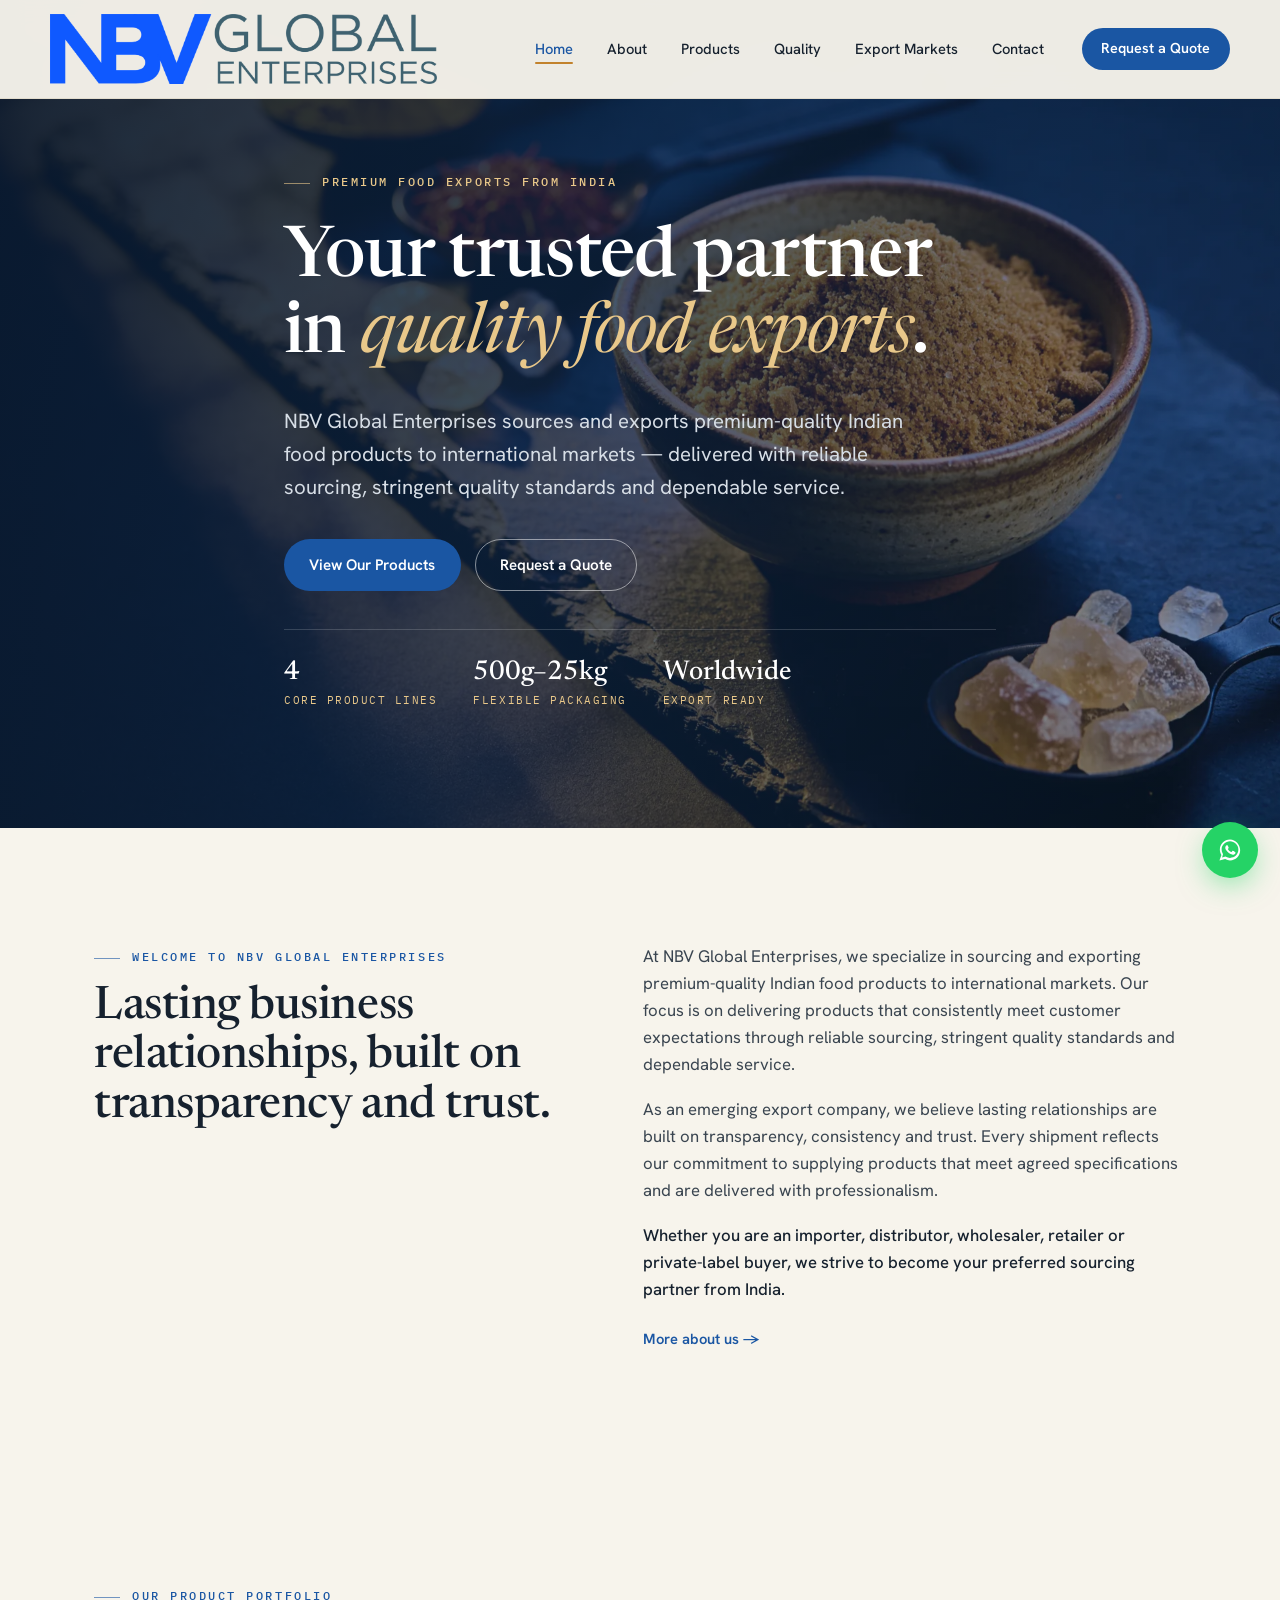
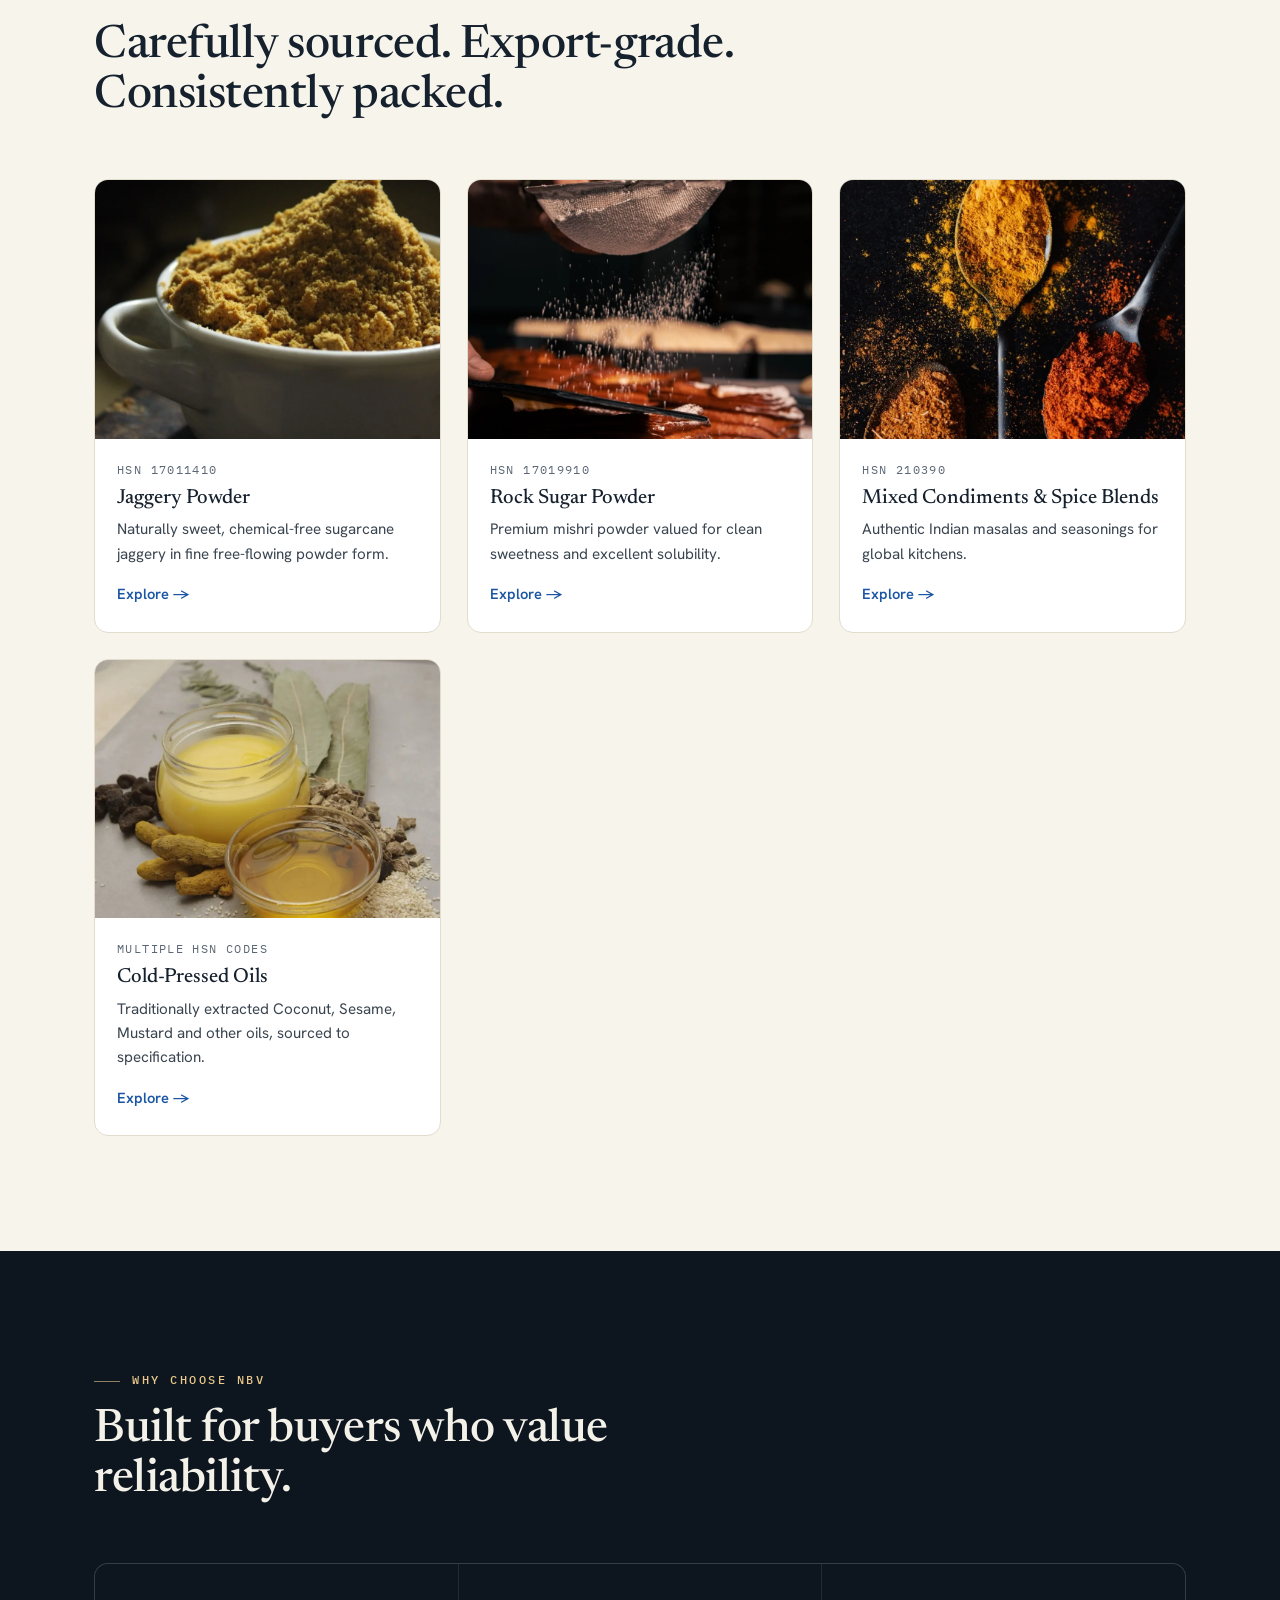
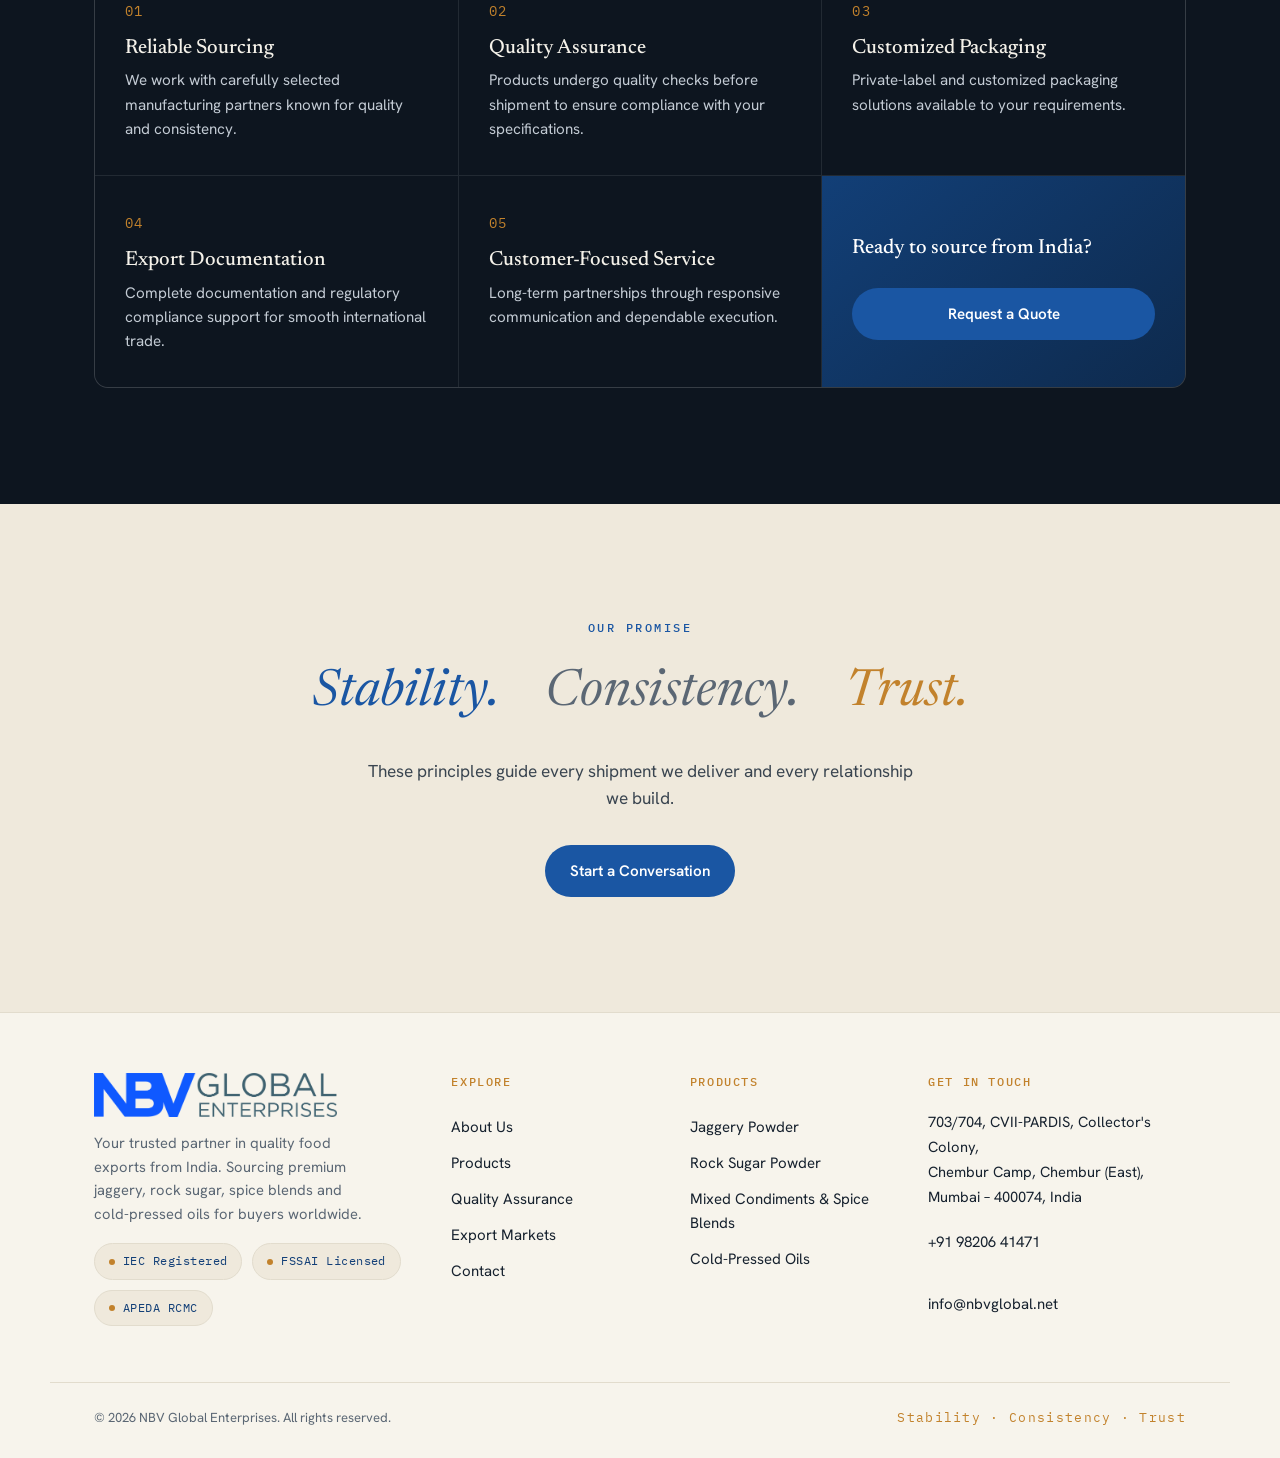
<file: index.html>
<!doctype html>
<html lang="en">
<head>
<meta charset="utf-8">
<meta name="viewport" content="width=device-width, initial-scale=1">
<title>Home · NBV Global Enterprises</title>
<meta name="description" content="NBV Global Enterprises exports premium Indian food products — jaggery powder, rock sugar and spice blends — to buyers worldwide.">
    <link rel="canonical" href="https://nbvglobal.net.in/">
    <link rel="icon" type="image/x-icon" href="/favicon.ico">
    <link rel="icon" type="image/png" sizes="32x32" href="/assets/favicon-32.png">
    <link rel="icon" type="image/png" sizes="16x16" href="/assets/favicon-16.png">
    <link rel="apple-touch-icon" sizes="180x180" href="/assets/apple-touch-icon.png">
    <meta property="og:type" content="website">
    <meta property="og:site_name" content="NBV Global Enterprises">
    <meta property="og:title" content="NBV Global Enterprises — Indian Food Exporter | Jaggery, Rock Sugar, Spices & Oils">
    <meta property="og:description" content="NBV Global Enterprises exports premium Indian food products — jaggery powder, rock sugar and spice blends — to buyers worldwide.">
    <meta property="og:url" content="https://nbvglobal.net.in/">
    <meta property="og:image" content="https://nbvglobal.net.in/assets/brand.jpg">
    <meta property="og:locale" content="en_IN">
    <meta name="twitter:card" content="summary_large_image">
    <meta name="twitter:title" content="NBV Global Enterprises — Indian Food Exporter | Jaggery, Rock Sugar, Spices & Oils">
    <meta name="twitter:description" content="NBV Global Enterprises exports premium Indian food products — jaggery powder, rock sugar and spice blends — to buyers worldwide.">
    <meta name="twitter:image" content="https://nbvglobal.net.in/assets/brand.jpg">
    <script type="application/ld+json">{
  "@context": "https://schema.org",
  "@type": "Organization",
  "@id": "https://nbvglobal.net.in/#organization",
  "name": "NBV Global Enterprises",
  "url": "https://nbvglobal.net.in",
  "logo": "https://nbvglobal.net.in/assets/logo.png",
  "image": "https://nbvglobal.net.in/assets/brand.jpg",
  "description": "Merchant exporter of jaggery powder, rock sugar powder, mixed condiments & spice blends, and cold-pressed oils from Mumbai, India.",
  "address": {
    "@type": "PostalAddress",
    "streetAddress": "703/704, CVII-PARDIS, Collector's Colony, Chembur Camp, Chembur (East)",
    "addressLocality": "Mumbai",
    "addressRegion": "Maharashtra",
    "postalCode": "400074",
    "addressCountry": "IN"
  },
  "telephone": "+91-98206-41471",
  "email": "info@nbvglobal.net",
  "areaServed": "World",
  "knowsAbout": [
    "Jaggery Powder",
    "Rock Sugar Powder",
    "Mixed Condiments",
    "Spice Blends",
    "Cold-Pressed Oils",
    "Food Export"
  ]
}</script>
<link rel="preconnect" href="https://fonts.googleapis.com">
<link rel="preconnect" href="https://fonts.gstatic.com" crossorigin>
<link href="https://fonts.googleapis.com/css2?family=Newsreader:ital,opsz,wght@0,6..72,400;0,6..72,500;0,6..72,600;1,6..72,400;1,6..72,500&family=Hanken+Grotesk:wght@400;500;600;700&family=IBM+Plex+Mono:wght@400;500;600&display=swap" rel="stylesheet">
<link rel="stylesheet" href="assets/styles.css">
</head>
<body data-page="index.html">
<header class="site-header" id="siteHeader">
  <div class="wrap header-inner">
    <a class="brand" href="index.html" aria-label="NBV Global Enterprises home">
      <img src="assets/logo-white.png" alt="NBV Global Enterprises" class="logo-light">
      <img src="assets/logo.png" alt="NBV Global Enterprises" class="logo-dark">
    </a>
    <nav class="nav" aria-label="Primary">
      <ul><li><a href="index.html" aria-current="page">Home</a></li><li><a href="about.html">About</a></li><li class="has-menu">
  <a href="products.html">Products</a>
  <div class="submenu">
    <a href="product-jaggery.html">Jaggery Powder</a>
    <a href="product-rock-sugar.html">Rock Sugar Powder</a>
    <a href="product-mixed-condiments.html">Mixed Condiments &amp; Spice Blends</a>
    <a href="product-cold-press-oils.html">Cold-Pressed Oils</a>
  </div>
</li><li><a href="quality.html">Quality</a></li><li><a href="export-markets.html">Export Markets</a></li><li><a href="contact.html">Contact</a></li></ul>
    </nav>
    <a class="btn btn-solid header-cta" href="contact.html">Request a Quote</a>
    <button class="burger" id="burger" aria-label="Menu" aria-expanded="false"><span></span><span></span><span></span></button>
  </div>
</header>
<div class="mobile-menu" id="mobileMenu">
  <a href="index.html">Home</a>
  <a href="about.html">About</a>
  <a href="products.html">Products</a>
  <a href="product-jaggery.html" class="sub">— Jaggery Powder</a>
  <a href="product-rock-sugar.html" class="sub">— Rock Sugar Powder</a>
  <a href="product-mixed-condiments.html" class="sub">— Mixed Condiments</a>
  <a href="product-cold-press-oils.html" class="sub">— Cold-Pressed Oils</a>
  <a href="quality.html">Quality</a>
  <a href="export-markets.html">Export Markets</a>
  <a href="contact.html">Contact</a>
  <a href="contact.html" class="btn btn-solid" style="margin-top:8px">Request a Quote</a>
</div>
<main>
<section class="hero">
  <div class="hero-bg">
    <picture><source srcset="assets/hero.webp" type="image/webp"><img src="assets/hero.jpg" alt="Premium Indian food products — jaggery, rock sugar and spices" fetchpriority="high"></picture>
    <div class="hero-scrim"></div>
  </div>
  <div class="wrap hero-inner">
    <p class="eyebrow light reveal">Premium Food Exports from India</p>
    <h1 class="reveal d1">Your trusted partner in <em>quality food exports</em>.</h1>
    <p class="hero-lead reveal d2">NBV Global Enterprises sources and exports premium-quality Indian food products to international markets &mdash; delivered with reliable sourcing, stringent quality standards and dependable service.</p>
    <div class="hero-cta reveal d3">
      <a class="btn btn-solid" href="products.html">View Our Products</a>
      <a class="btn btn-ghost" href="contact.html">Request a Quote</a>
    </div>
    <ul class="hero-strip reveal d4">
      <li><strong>4</strong><span>Core Product Lines</span></li>
      <li><strong>500g&ndash;25kg</strong><span>Flexible Packaging</span></li>
      <li><strong>Worldwide</strong><span>Export Ready</span></li>
    </ul>
  </div>
</section>

<section class="intro reveal">
  <div class="wrap intro-grid">
    <div>
      <p class="eyebrow">Welcome to NBV Global Enterprises</p>
      <h2>Lasting business relationships, built on transparency and trust.</h2>
    </div>
    <div class="intro-body">
      <p>At NBV Global Enterprises, we specialize in sourcing and exporting premium-quality Indian food products to international markets. Our focus is on delivering products that consistently meet customer expectations through reliable sourcing, stringent quality standards and dependable service.</p>
      <p>As an emerging export company, we believe lasting relationships are built on transparency, consistency and trust. Every shipment reflects our commitment to supplying products that meet agreed specifications and are delivered with professionalism.</p>
      <p class="lead-line">Whether you are an importer, distributor, wholesaler, retailer or private-label buyer, we strive to become your preferred sourcing partner from India.</p>
      <a class="text-link" href="about.html">More about us &rarr;</a>
    </div>
  </div>
</section>

<section class="portfolio">
  <div class="wrap">
    <div class="section-head reveal">
      <p class="eyebrow">Our Product Portfolio</p>
      <h2>Carefully sourced. Export-grade. Consistently packed.</h2>
    </div>
    <div class="prod-grid">
      <a class="prod-card reveal" href="product-jaggery.html">
        <div class="prod-img"><picture>
  <source srcset="assets/jaggery.webp" type="image/webp">
  <img src="assets/jaggery.jpg" alt="Jaggery Powder" class="" loading="lazy">
</picture></div>
        <div class="prod-meta"><span class="hsn">HSN 17011410</span><h3>Jaggery Powder</h3><p>Naturally sweet, chemical-free sugarcane jaggery in fine free-flowing powder form.</p><span class="text-link">Explore &rarr;</span></div>
      </a>
      <a class="prod-card reveal d1" href="product-rock-sugar.html">
        <div class="prod-img"><picture>
  <source srcset="assets/rock-sugar.webp" type="image/webp">
  <img src="assets/rock-sugar.jpg" alt="Rock Sugar Powder" class="" loading="lazy">
</picture></div>
        <div class="prod-meta"><span class="hsn">HSN 17019910</span><h3>Rock Sugar Powder</h3><p>Premium mishri powder valued for clean sweetness and excellent solubility.</p><span class="text-link">Explore &rarr;</span></div>
      </a>
      <a class="prod-card reveal d2" href="product-mixed-condiments.html">
        <div class="prod-img"><picture>
  <source srcset="assets/mixed-condiments.webp" type="image/webp">
  <img src="assets/mixed-condiments.jpg" alt="Mixed Condiments and Spice Blends" class="" loading="lazy">
</picture></div>
        <div class="prod-meta"><span class="hsn">HSN 210390</span><h3>Mixed Condiments &amp; Spice Blends</h3><p>Authentic Indian masalas and seasonings for global kitchens.</p><span class="text-link">Explore &rarr;</span></div>
      </a>
      <a class="prod-card reveal" href="product-cold-press-oils.html">
        <div class="prod-img"><picture>
  <source srcset="assets/cold-press-sesame.webp" type="image/webp">
  <img src="assets/cold-press-sesame.jpg" alt="Cold-Pressed Oils" class="" loading="lazy">
</picture></div>
        <div class="prod-meta"><span class="hsn">Multiple HSN Codes</span><h3>Cold-Pressed Oils</h3><p>Traditionally extracted Coconut, Sesame, Mustard and other oils, sourced to specification.</p><span class="text-link">Explore &rarr;</span></div>
      </a>
    </div>
  </div>
</section>

<section class="why dark">
  <div class="wrap">
    <div class="section-head reveal">
      <p class="eyebrow light">Why Choose NBV</p>
      <h2>Built for buyers who value reliability.</h2>
    </div>
    <div class="why-grid">
      <div class="why-card reveal"><span class="num">01</span><h3>Reliable Sourcing</h3><p>We work with carefully selected manufacturing partners known for quality and consistency.</p></div>
      <div class="why-card reveal d1"><span class="num">02</span><h3>Quality Assurance</h3><p>Products undergo quality checks before shipment to ensure compliance with your specifications.</p></div>
      <div class="why-card reveal d2"><span class="num">03</span><h3>Customized Packaging</h3><p>Private-label and customized packaging solutions available to your requirements.</p></div>
      <div class="why-card reveal d1"><span class="num">04</span><h3>Export Documentation</h3><p>Complete documentation and regulatory compliance support for smooth international trade.</p></div>
      <div class="why-card reveal d2"><span class="num">05</span><h3>Customer-Focused Service</h3><p>Long-term partnerships through responsive communication and dependable execution.</p></div>
      <div class="why-card cta-card reveal d3"><h3>Ready to source from India?</h3><a class="btn btn-solid" href="contact.html">Request a Quote</a></div>
    </div>
  </div>
</section>

<section class="promise reveal">
  <div class="wrap">
    <p class="eyebrow center">Our Promise</p>
    <div class="promise-words">
      <span>Stability.</span><span>Consistency.</span><span>Trust.</span>
    </div>
    <p class="promise-sub">These principles guide every shipment we deliver and every relationship we build.</p>
    <a class="btn btn-solid" href="contact.html">Start a Conversation</a>
  </div>
</section>
</main><footer class="site-footer">
  <div class="wrap footer-grid">
    <div class="foot-brand">
      <img src="assets/logo.png" alt="NBV Global Enterprises" class="foot-logo">
      <p>Your trusted partner in quality food exports from India. Sourcing premium jaggery, rock sugar, spice blends and cold-pressed oils for buyers worldwide.</p>
      <div class="cert-strip">
        <a class="cert-badge" href="quality.html#certifications"><span class="dot"></span>IEC Registered
          <span class="cert-preview"><img src="assets/cert-iec.jpg" alt="Importer-Exporter Code"><span>View on Quality page</span></span>
        </a>
        <a class="cert-badge" href="quality.html#certifications"><span class="dot"></span>FSSAI Licensed
          <span class="cert-preview"><img src="assets/cert-fssai.jpg" alt="FSSAI Central License"><span>View on Quality page</span></span>
        </a>
        <a class="cert-badge" href="quality.html#certifications"><span class="dot"></span>APEDA RCMC
          <span class="cert-preview"><img src="assets/cert-apeda.jpg" alt="APEDA RCMC"><span>View on Quality page</span></span>
        </a>
      </div>
    </div>
    <div class="foot-col">
      <h4>Explore</h4>
      <a href="about.html">About Us</a>
      <a href="products.html">Products</a>
      <a href="quality.html">Quality Assurance</a>
      <a href="export-markets.html">Export Markets</a>
      <a href="contact.html">Contact</a>
    </div>
    <div class="foot-col">
      <h4>Products</h4>
      <a href="product-jaggery.html">Jaggery Powder</a>
      <a href="product-rock-sugar.html">Rock Sugar Powder</a>
      <a href="product-mixed-condiments.html">Mixed Condiments &amp; Spice Blends</a>
      <a href="product-cold-press-oils.html">Cold-Pressed Oils</a>
    </div>
    <div class="foot-col foot-contact">
      <h4>Get in Touch</h4>
      <p>703/704, CVII-PARDIS, Collector's Colony,<br>Chembur Camp, Chembur (East),<br>Mumbai &ndash; 400074, India</p>
      <p><a href="tel:+919820641471">+91 98206 41471</a><br>
      <a href="mailto:info@nbvglobal.net">info@nbvglobal.net</a></p>
    </div>
  </div>
  <div class="wrap foot-bottom">
    <span>&copy; 2026 NBV Global Enterprises. All rights reserved.</span>
    <span class="foot-tag">Stability &middot; Consistency &middot; Trust</span>
  </div>
</footer>
<a class="whatsapp" href="https://wa.me/919820641471" target="_blank" rel="noopener" aria-label="WhatsApp">
  <svg viewBox="0 0 32 32" width="26" height="26" fill="currentColor"><path d="M16 3C9 3 3.5 8.5 3.5 15.5c0 2.4.7 4.7 1.9 6.7L3 29l7-1.8c1.9 1 4 1.6 6 1.6 7 0 12.5-5.5 12.5-12.5S23 3 16 3zm0 22.7c-1.8 0-3.6-.5-5.1-1.4l-.4-.2-4.2 1.1 1.1-4.1-.2-.4c-1-1.6-1.5-3.4-1.5-5.2C5.7 9.8 10.3 5.3 16 5.3s10.3 4.5 10.3 10.2S21.7 25.7 16 25.7zm5.7-7.7c-.3-.2-1.8-.9-2.1-1s-.5-.2-.7.2-.8 1-.9 1.2-.3.2-.6.1c-1.7-.8-2.8-1.5-3.9-3.4-.3-.5.3-.5.8-1.5.1-.2 0-.4 0-.5s-.7-1.7-1-2.3c-.2-.6-.5-.5-.7-.5h-.6c-.2 0-.5.1-.8.4-.3.3-1 1-1 2.5s1.1 2.9 1.2 3.1c.2.2 2.2 3.4 5.3 4.7 2 .8 2.7.9 3.7.8.6-.1 1.8-.7 2.1-1.5.3-.7.3-1.4.2-1.5-.1-.2-.3-.2-.6-.4z"/></svg>
</a>
<script src="assets/main.js"></script>
</body>
</html>
</file>
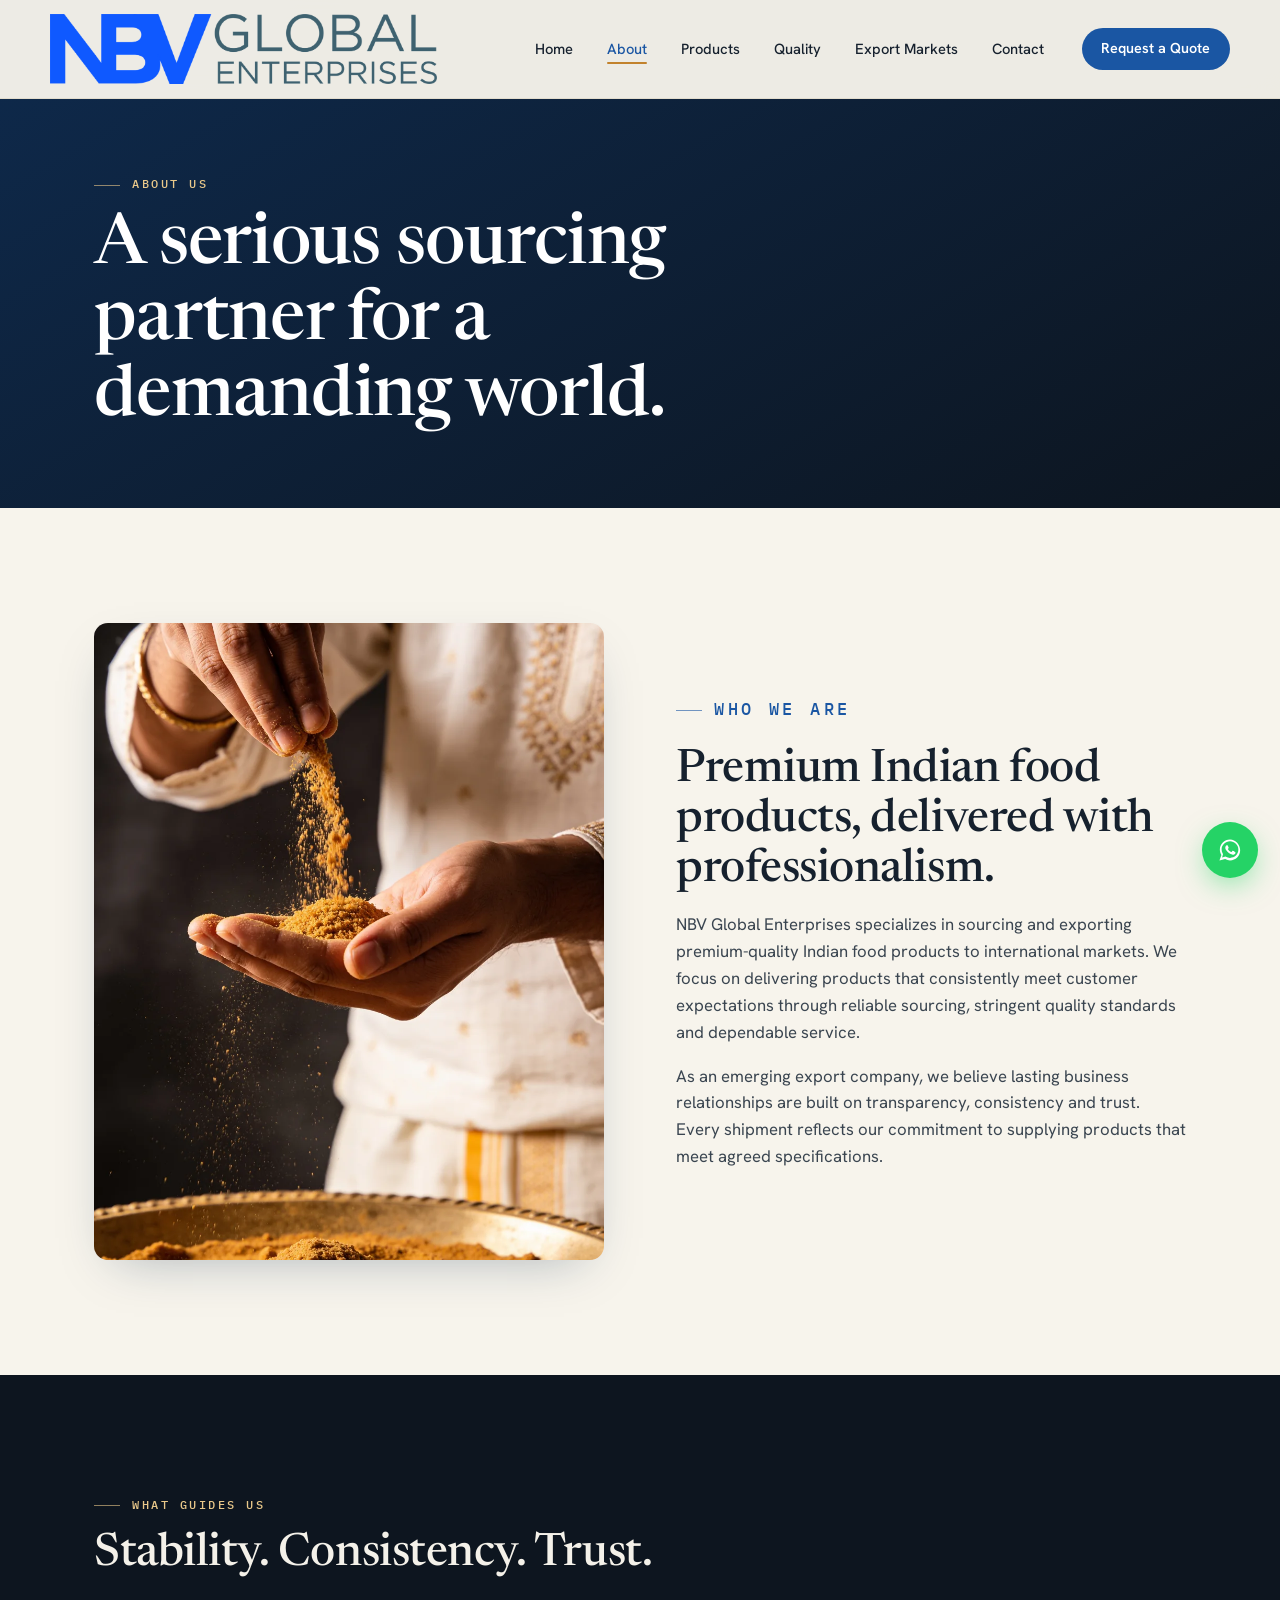
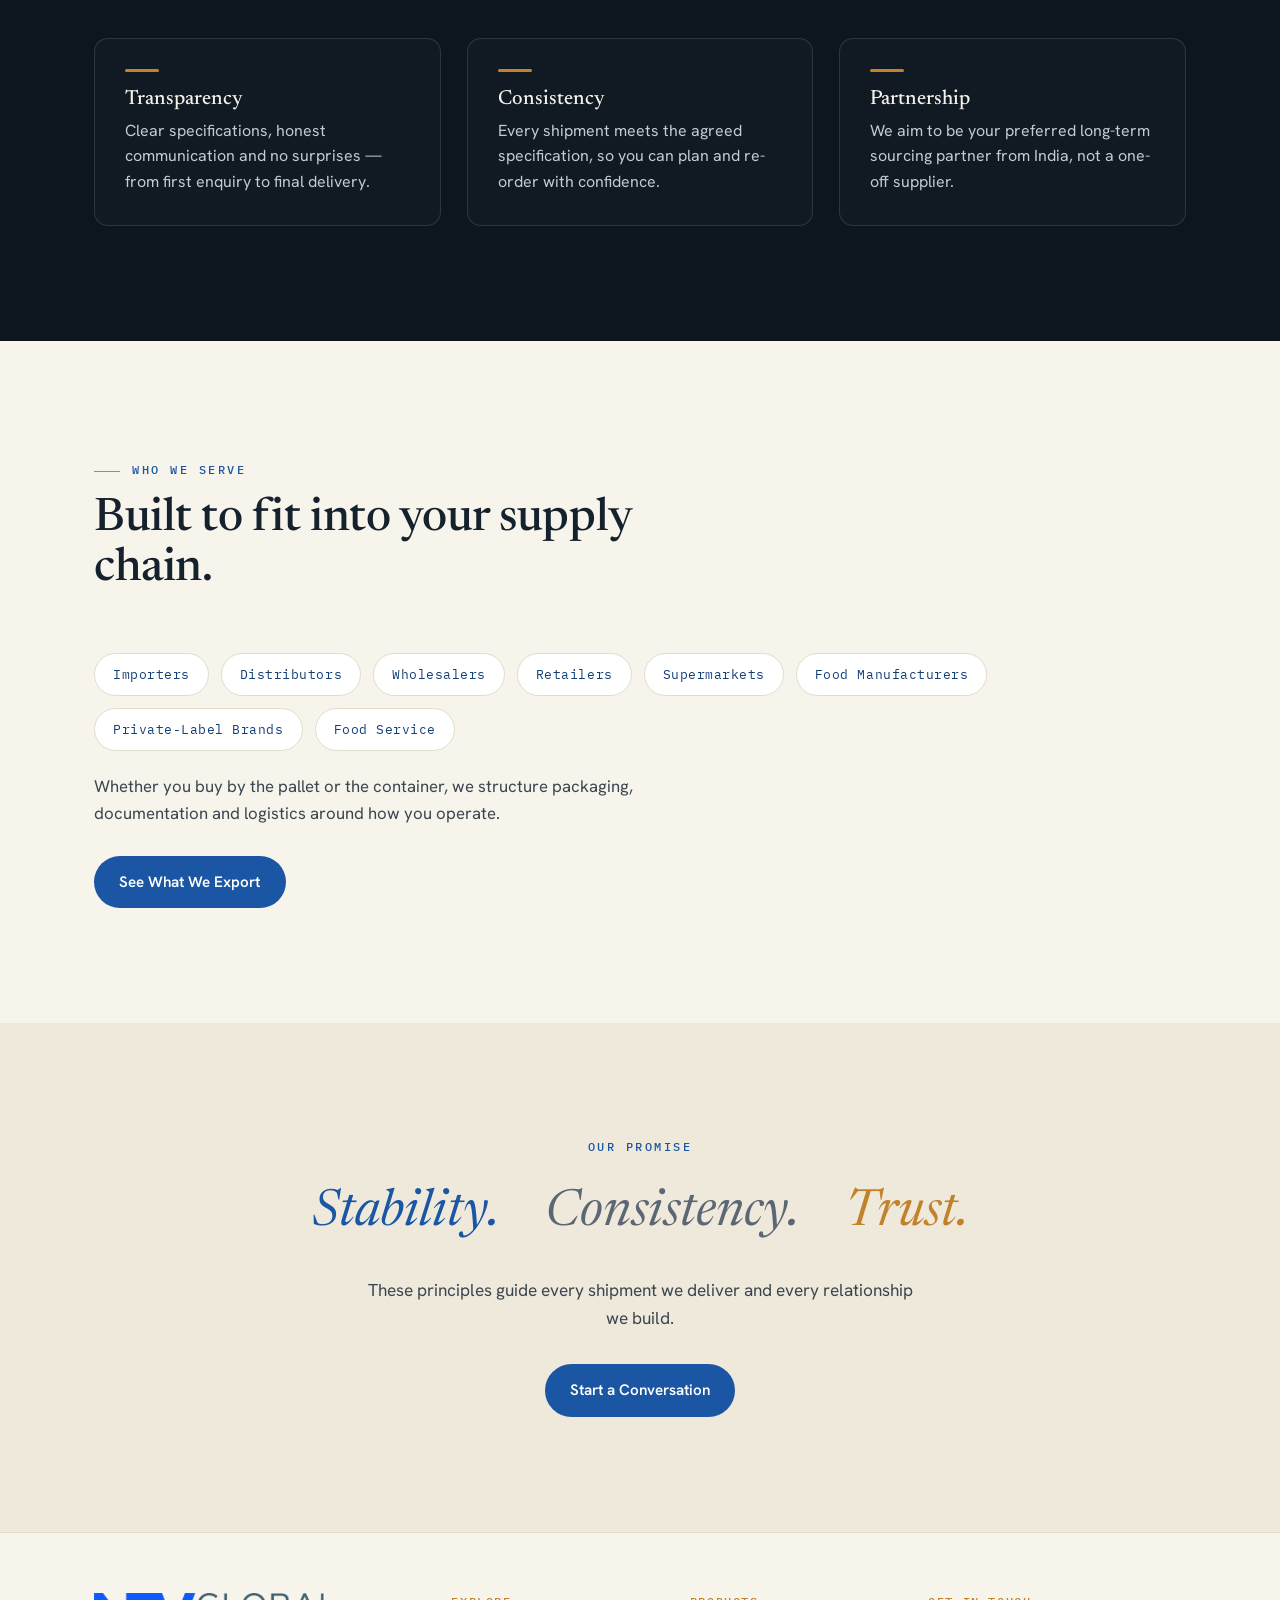
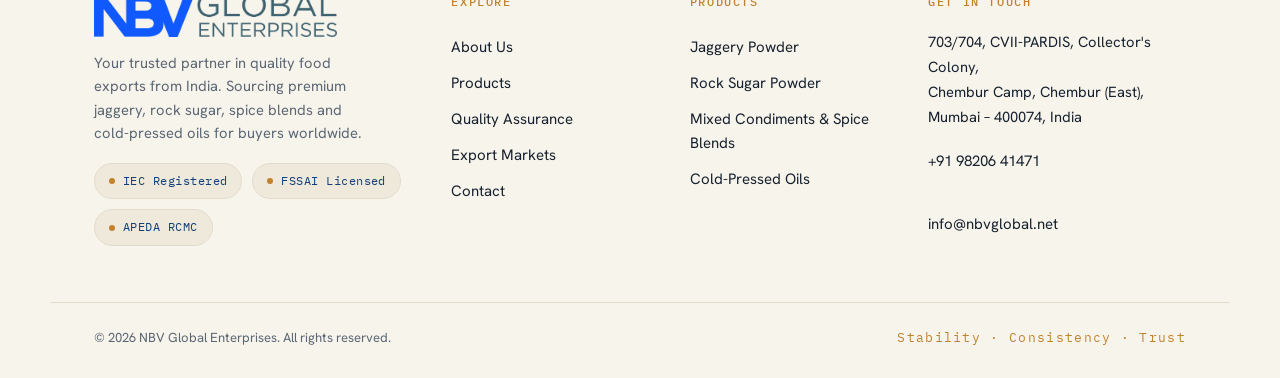
<file: about.html>
<!doctype html>
<html lang="en">
<head>
<meta charset="utf-8">
<meta name="viewport" content="width=device-width, initial-scale=1">
<title>About · NBV Global Enterprises</title>
<meta name="description" content="About NBV Global Enterprises — an emerging Indian food export company built on transparency, consistency and trust.">
    <link rel="canonical" href="https://nbvglobal.net.in/about.html">
    <link rel="icon" type="image/x-icon" href="/favicon.ico">
    <link rel="icon" type="image/png" sizes="32x32" href="/assets/favicon-32.png">
    <link rel="icon" type="image/png" sizes="16x16" href="/assets/favicon-16.png">
    <link rel="apple-touch-icon" sizes="180x180" href="/assets/apple-touch-icon.png">
    <meta property="og:type" content="website">
    <meta property="og:site_name" content="NBV Global Enterprises">
    <meta property="og:title" content="About NBV Global Enterprises — Mumbai-Based Food Exporter">
    <meta property="og:description" content="About NBV Global Enterprises — an emerging Indian food export company built on transparency, consistency and trust.">
    <meta property="og:url" content="https://nbvglobal.net.in/about.html">
    <meta property="og:image" content="https://nbvglobal.net.in/assets/brand.jpg">
    <meta property="og:locale" content="en_IN">
    <meta name="twitter:card" content="summary_large_image">
    <meta name="twitter:title" content="About NBV Global Enterprises — Mumbai-Based Food Exporter">
    <meta name="twitter:description" content="About NBV Global Enterprises — an emerging Indian food export company built on transparency, consistency and trust.">
    <meta name="twitter:image" content="https://nbvglobal.net.in/assets/brand.jpg">
    <script type="application/ld+json">{
  "@context": "https://schema.org",
  "@type": "Organization",
  "@id": "https://nbvglobal.net.in/#organization",
  "name": "NBV Global Enterprises",
  "url": "https://nbvglobal.net.in",
  "logo": "https://nbvglobal.net.in/assets/logo.png",
  "image": "https://nbvglobal.net.in/assets/brand.jpg",
  "description": "Merchant exporter of jaggery powder, rock sugar powder, mixed condiments & spice blends, and cold-pressed oils from Mumbai, India.",
  "address": {
    "@type": "PostalAddress",
    "streetAddress": "703/704, CVII-PARDIS, Collector's Colony, Chembur Camp, Chembur (East)",
    "addressLocality": "Mumbai",
    "addressRegion": "Maharashtra",
    "postalCode": "400074",
    "addressCountry": "IN"
  },
  "telephone": "+91-98206-41471",
  "email": "info@nbvglobal.net",
  "areaServed": "World",
  "knowsAbout": [
    "Jaggery Powder",
    "Rock Sugar Powder",
    "Mixed Condiments",
    "Spice Blends",
    "Cold-Pressed Oils",
    "Food Export"
  ]
}</script>
    <script type="application/ld+json">{
  "@context": "https://schema.org",
  "@type": "BreadcrumbList",
  "itemListElement": [
    {
      "@type": "ListItem",
      "position": 1,
      "name": "Home",
      "item": "https://nbvglobal.net.in/"
    },
    {
      "@type": "ListItem",
      "position": 2,
      "name": "About",
      "item": "https://nbvglobal.net.in/about.html"
    }
  ]
}</script>
<link rel="preconnect" href="https://fonts.googleapis.com">
<link rel="preconnect" href="https://fonts.gstatic.com" crossorigin>
<link href="https://fonts.googleapis.com/css2?family=Newsreader:ital,opsz,wght@0,6..72,400;0,6..72,500;0,6..72,600;1,6..72,400;1,6..72,500&family=Hanken+Grotesk:wght@400;500;600;700&family=IBM+Plex+Mono:wght@400;500;600&display=swap" rel="stylesheet">
<link rel="stylesheet" href="assets/styles.css">
</head>
<body data-page="about.html">
<header class="site-header" id="siteHeader">
  <div class="wrap header-inner">
    <a class="brand" href="index.html" aria-label="NBV Global Enterprises home">
      <img src="assets/logo-white.png" alt="NBV Global Enterprises" class="logo-light">
      <img src="assets/logo.png" alt="NBV Global Enterprises" class="logo-dark">
    </a>
    <nav class="nav" aria-label="Primary">
      <ul><li><a href="index.html">Home</a></li><li><a href="about.html" aria-current="page">About</a></li><li class="has-menu">
  <a href="products.html">Products</a>
  <div class="submenu">
    <a href="product-jaggery.html">Jaggery Powder</a>
    <a href="product-rock-sugar.html">Rock Sugar Powder</a>
    <a href="product-mixed-condiments.html">Mixed Condiments &amp; Spice Blends</a>
    <a href="product-cold-press-oils.html">Cold-Pressed Oils</a>
  </div>
</li><li><a href="quality.html">Quality</a></li><li><a href="export-markets.html">Export Markets</a></li><li><a href="contact.html">Contact</a></li></ul>
    </nav>
    <a class="btn btn-solid header-cta" href="contact.html">Request a Quote</a>
    <button class="burger" id="burger" aria-label="Menu" aria-expanded="false"><span></span><span></span><span></span></button>
  </div>
</header>
<div class="mobile-menu" id="mobileMenu">
  <a href="index.html">Home</a>
  <a href="about.html">About</a>
  <a href="products.html">Products</a>
  <a href="product-jaggery.html" class="sub">— Jaggery Powder</a>
  <a href="product-rock-sugar.html" class="sub">— Rock Sugar Powder</a>
  <a href="product-mixed-condiments.html" class="sub">— Mixed Condiments</a>
  <a href="product-cold-press-oils.html" class="sub">— Cold-Pressed Oils</a>
  <a href="quality.html">Quality</a>
  <a href="export-markets.html">Export Markets</a>
  <a href="contact.html">Contact</a>
  <a href="contact.html" class="btn btn-solid" style="margin-top:8px">Request a Quote</a>
</div>
<main>
<section class="page-hero">
  <div class="wrap">
    <p class="eyebrow light reveal">About Us</p>
    <h1 class="reveal d1">A serious sourcing partner for a demanding world.</h1>
  </div>
</section>

<section class="about-lead reveal">
  <div class="wrap two-col">
    <div class="two-col-media"><picture>
  <source srcset="assets/brand.webp" type="image/webp">
  <img src="assets/brand.jpg" alt="Artisan pouring fine golden jaggery powder" class="" loading="lazy">
</picture></div>
    <div class="two-col-body">
      <p class="eyebrow">Who We Are</p>
      <h2>Premium Indian food products, delivered with professionalism.</h2>
      <p>NBV Global Enterprises specializes in sourcing and exporting premium-quality Indian food products to international markets. We focus on delivering products that consistently meet customer expectations through reliable sourcing, stringent quality standards and dependable service.</p>
      <p>As an emerging export company, we believe lasting business relationships are built on transparency, consistency and trust. Every shipment reflects our commitment to supplying products that meet agreed specifications.</p>
    </div>
  </div>
</section>

<section class="values dark">
  <div class="wrap">
    <div class="section-head reveal"><p class="eyebrow light">What Guides Us</p><h2>Stability. Consistency. Trust.</h2></div>
    <div class="val-grid">
      <div class="val reveal"><h3>Transparency</h3><p>Clear specifications, honest communication and no surprises &mdash; from first enquiry to final delivery.</p></div>
      <div class="val reveal d1"><h3>Consistency</h3><p>Every shipment meets the agreed specification, so you can plan and re-order with confidence.</p></div>
      <div class="val reveal d2"><h3>Partnership</h3><p>We aim to be your preferred long-term sourcing partner from India, not a one-off supplier.</p></div>
    </div>
  </div>
</section>

<section class="buyers reveal">
  <div class="wrap">
    <div class="section-head"><p class="eyebrow">Who We Serve</p><h2>Built to fit into your supply chain.</h2></div>
    <ul class="buyer-list">
      <li>Importers</li><li>Distributors</li><li>Wholesalers</li><li>Retailers</li><li>Supermarkets</li><li>Food Manufacturers</li><li>Private-Label Brands</li><li>Food Service</li>
    </ul>
    <p class="buyers-note">Whether you buy by the pallet or the container, we structure packaging, documentation and logistics around how you operate.</p>
    <a class="btn btn-solid" href="products.html">See What We Export</a>
  </div>
</section>

<section class="promise reveal">
  <div class="wrap">
    <p class="eyebrow center">Our Promise</p>
    <div class="promise-words">
      <span>Stability.</span><span>Consistency.</span><span>Trust.</span>
    </div>
    <p class="promise-sub">These principles guide every shipment we deliver and every relationship we build.</p>
    <a class="btn btn-solid" href="contact.html">Start a Conversation</a>
  </div>
</section>
</main><footer class="site-footer">
  <div class="wrap footer-grid">
    <div class="foot-brand">
      <img src="assets/logo.png" alt="NBV Global Enterprises" class="foot-logo">
      <p>Your trusted partner in quality food exports from India. Sourcing premium jaggery, rock sugar, spice blends and cold-pressed oils for buyers worldwide.</p>
      <div class="cert-strip">
        <a class="cert-badge" href="quality.html#certifications"><span class="dot"></span>IEC Registered
          <span class="cert-preview"><img src="assets/cert-iec.jpg" alt="Importer-Exporter Code"><span>View on Quality page</span></span>
        </a>
        <a class="cert-badge" href="quality.html#certifications"><span class="dot"></span>FSSAI Licensed
          <span class="cert-preview"><img src="assets/cert-fssai.jpg" alt="FSSAI Central License"><span>View on Quality page</span></span>
        </a>
        <a class="cert-badge" href="quality.html#certifications"><span class="dot"></span>APEDA RCMC
          <span class="cert-preview"><img src="assets/cert-apeda.jpg" alt="APEDA RCMC"><span>View on Quality page</span></span>
        </a>
      </div>
    </div>
    <div class="foot-col">
      <h4>Explore</h4>
      <a href="about.html">About Us</a>
      <a href="products.html">Products</a>
      <a href="quality.html">Quality Assurance</a>
      <a href="export-markets.html">Export Markets</a>
      <a href="contact.html">Contact</a>
    </div>
    <div class="foot-col">
      <h4>Products</h4>
      <a href="product-jaggery.html">Jaggery Powder</a>
      <a href="product-rock-sugar.html">Rock Sugar Powder</a>
      <a href="product-mixed-condiments.html">Mixed Condiments &amp; Spice Blends</a>
      <a href="product-cold-press-oils.html">Cold-Pressed Oils</a>
    </div>
    <div class="foot-col foot-contact">
      <h4>Get in Touch</h4>
      <p>703/704, CVII-PARDIS, Collector's Colony,<br>Chembur Camp, Chembur (East),<br>Mumbai &ndash; 400074, India</p>
      <p><a href="tel:+919820641471">+91 98206 41471</a><br>
      <a href="mailto:info@nbvglobal.net">info@nbvglobal.net</a></p>
    </div>
  </div>
  <div class="wrap foot-bottom">
    <span>&copy; 2026 NBV Global Enterprises. All rights reserved.</span>
    <span class="foot-tag">Stability &middot; Consistency &middot; Trust</span>
  </div>
</footer>
<a class="whatsapp" href="https://wa.me/919820641471" target="_blank" rel="noopener" aria-label="WhatsApp">
  <svg viewBox="0 0 32 32" width="26" height="26" fill="currentColor"><path d="M16 3C9 3 3.5 8.5 3.5 15.5c0 2.4.7 4.7 1.9 6.7L3 29l7-1.8c1.9 1 4 1.6 6 1.6 7 0 12.5-5.5 12.5-12.5S23 3 16 3zm0 22.7c-1.8 0-3.6-.5-5.1-1.4l-.4-.2-4.2 1.1 1.1-4.1-.2-.4c-1-1.6-1.5-3.4-1.5-5.2C5.7 9.8 10.3 5.3 16 5.3s10.3 4.5 10.3 10.2S21.7 25.7 16 25.7zm5.7-7.7c-.3-.2-1.8-.9-2.1-1s-.5-.2-.7.2-.8 1-.9 1.2-.3.2-.6.1c-1.7-.8-2.8-1.5-3.9-3.4-.3-.5.3-.5.8-1.5.1-.2 0-.4 0-.5s-.7-1.7-1-2.3c-.2-.6-.5-.5-.7-.5h-.6c-.2 0-.5.1-.8.4-.3.3-1 1-1 2.5s1.1 2.9 1.2 3.1c.2.2 2.2 3.4 5.3 4.7 2 .8 2.7.9 3.7.8.6-.1 1.8-.7 2.1-1.5.3-.7.3-1.4.2-1.5-.1-.2-.3-.2-.6-.4z"/></svg>
</a>
<script src="assets/main.js"></script>
</body>
</html>
</file>
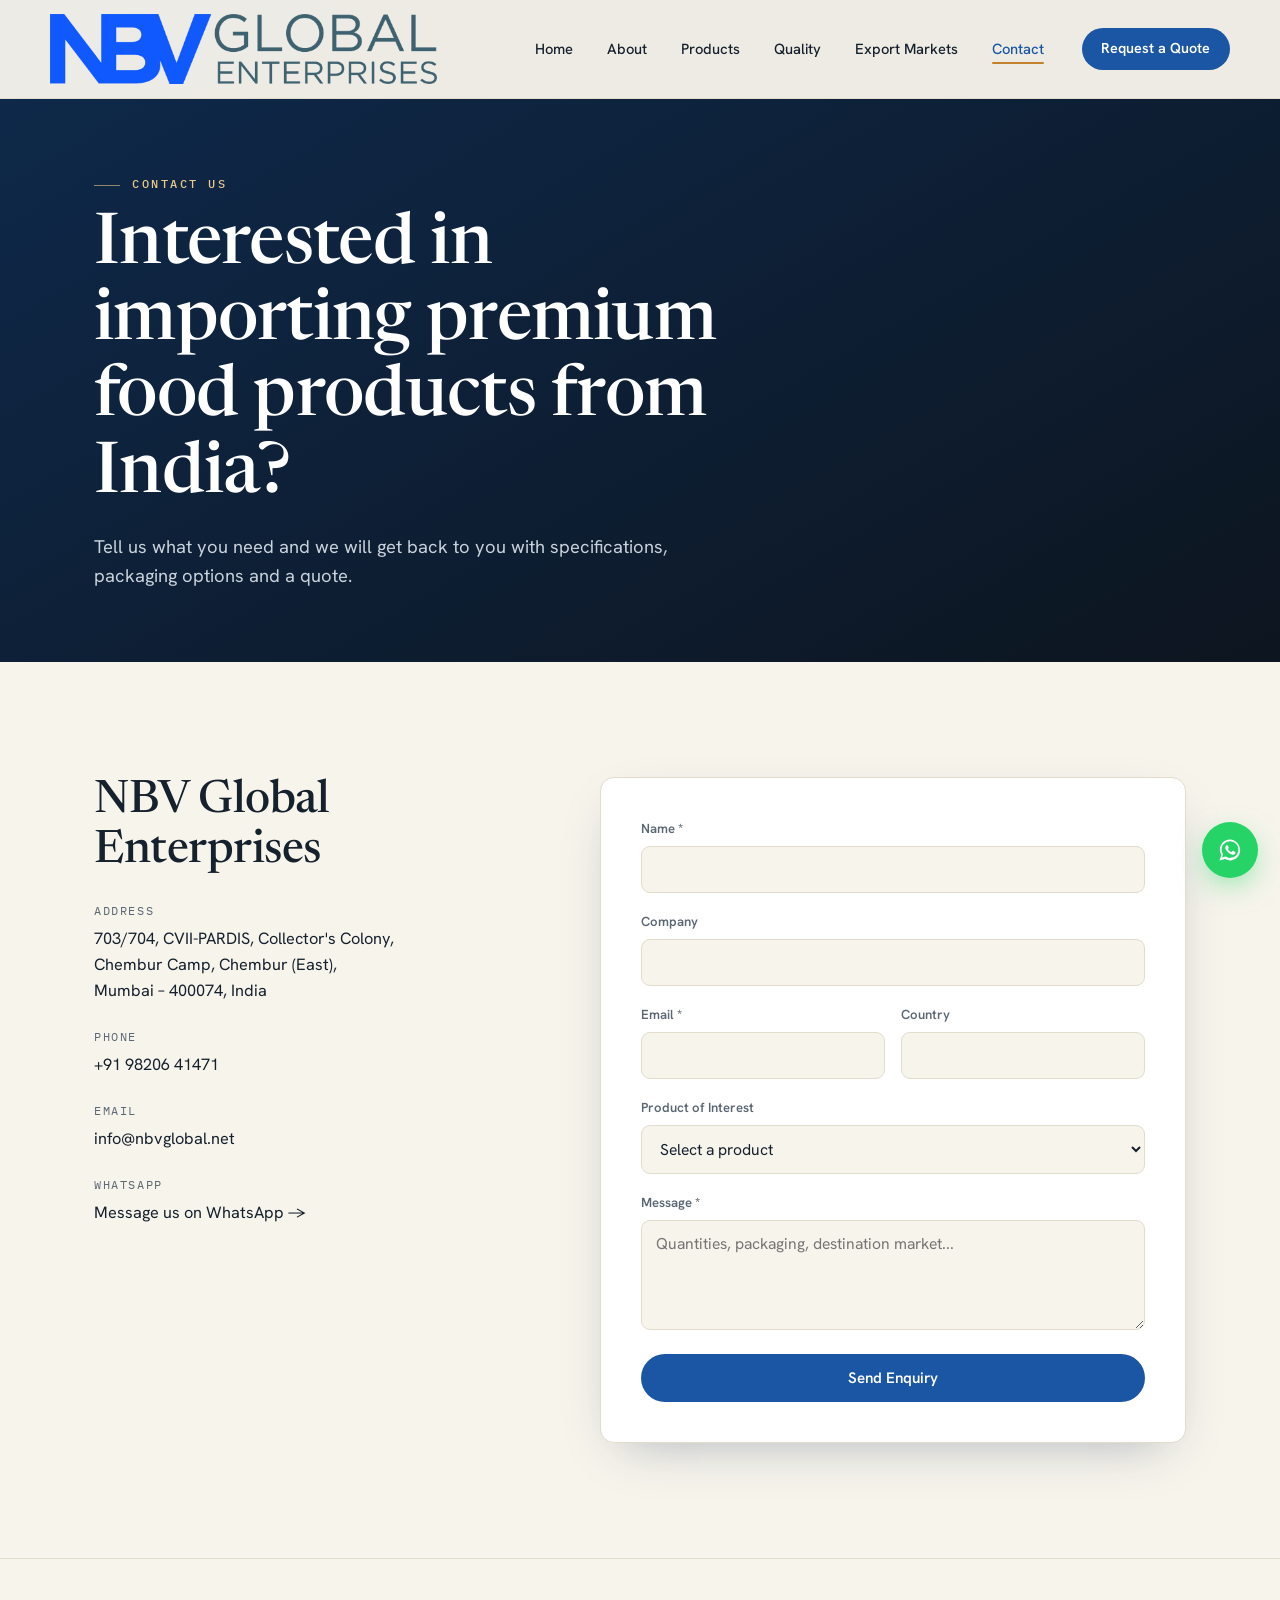
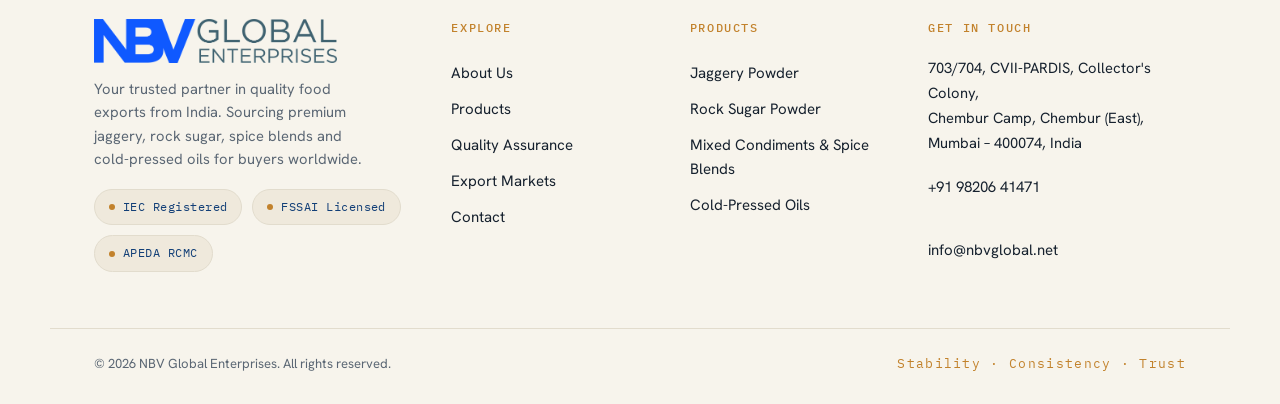
<file: contact.html>
<!doctype html>
<html lang="en">
<head>
<meta charset="utf-8">
<meta name="viewport" content="width=device-width, initial-scale=1">
<title>Contact · NBV Global Enterprises</title>
<meta name="description" content="Contact NBV Global Enterprises, Mumbai — request specifications, packaging options and quotes for Indian food exports.">
    <link rel="canonical" href="https://nbvglobal.net.in/contact.html">
    <link rel="icon" type="image/x-icon" href="/favicon.ico">
    <link rel="icon" type="image/png" sizes="32x32" href="/assets/favicon-32.png">
    <link rel="icon" type="image/png" sizes="16x16" href="/assets/favicon-16.png">
    <link rel="apple-touch-icon" sizes="180x180" href="/assets/apple-touch-icon.png">
    <meta property="og:type" content="website">
    <meta property="og:site_name" content="NBV Global Enterprises">
    <meta property="og:title" content="Contact NBV Global Enterprises — Mumbai Food Exporter">
    <meta property="og:description" content="Contact NBV Global Enterprises, Mumbai — request specifications, packaging options and quotes for Indian food exports.">
    <meta property="og:url" content="https://nbvglobal.net.in/contact.html">
    <meta property="og:image" content="https://nbvglobal.net.in/assets/brand.jpg">
    <meta property="og:locale" content="en_IN">
    <meta name="twitter:card" content="summary_large_image">
    <meta name="twitter:title" content="Contact NBV Global Enterprises — Mumbai Food Exporter">
    <meta name="twitter:description" content="Contact NBV Global Enterprises, Mumbai — request specifications, packaging options and quotes for Indian food exports.">
    <meta name="twitter:image" content="https://nbvglobal.net.in/assets/brand.jpg">
    <script type="application/ld+json">{
  "@context": "https://schema.org",
  "@type": "Organization",
  "@id": "https://nbvglobal.net.in/#organization",
  "name": "NBV Global Enterprises",
  "url": "https://nbvglobal.net.in",
  "logo": "https://nbvglobal.net.in/assets/logo.png",
  "image": "https://nbvglobal.net.in/assets/brand.jpg",
  "description": "Merchant exporter of jaggery powder, rock sugar powder, mixed condiments & spice blends, and cold-pressed oils from Mumbai, India.",
  "address": {
    "@type": "PostalAddress",
    "streetAddress": "703/704, CVII-PARDIS, Collector's Colony, Chembur Camp, Chembur (East)",
    "addressLocality": "Mumbai",
    "addressRegion": "Maharashtra",
    "postalCode": "400074",
    "addressCountry": "IN"
  },
  "telephone": "+91-98206-41471",
  "email": "info@nbvglobal.net",
  "areaServed": "World",
  "knowsAbout": [
    "Jaggery Powder",
    "Rock Sugar Powder",
    "Mixed Condiments",
    "Spice Blends",
    "Cold-Pressed Oils",
    "Food Export"
  ]
}</script>
    <script type="application/ld+json">{
  "@context": "https://schema.org",
  "@type": "BreadcrumbList",
  "itemListElement": [
    {
      "@type": "ListItem",
      "position": 1,
      "name": "Home",
      "item": "https://nbvglobal.net.in/"
    },
    {
      "@type": "ListItem",
      "position": 2,
      "name": "Contact",
      "item": "https://nbvglobal.net.in/contact.html"
    }
  ]
}</script>
<link rel="preconnect" href="https://fonts.googleapis.com">
<link rel="preconnect" href="https://fonts.gstatic.com" crossorigin>
<link href="https://fonts.googleapis.com/css2?family=Newsreader:ital,opsz,wght@0,6..72,400;0,6..72,500;0,6..72,600;1,6..72,400;1,6..72,500&family=Hanken+Grotesk:wght@400;500;600;700&family=IBM+Plex+Mono:wght@400;500;600&display=swap" rel="stylesheet">
<link rel="stylesheet" href="assets/styles.css">
</head>
<body data-page="contact.html">
<header class="site-header" id="siteHeader">
  <div class="wrap header-inner">
    <a class="brand" href="index.html" aria-label="NBV Global Enterprises home">
      <img src="assets/logo-white.png" alt="NBV Global Enterprises" class="logo-light">
      <img src="assets/logo.png" alt="NBV Global Enterprises" class="logo-dark">
    </a>
    <nav class="nav" aria-label="Primary">
      <ul><li><a href="index.html">Home</a></li><li><a href="about.html">About</a></li><li class="has-menu">
  <a href="products.html">Products</a>
  <div class="submenu">
    <a href="product-jaggery.html">Jaggery Powder</a>
    <a href="product-rock-sugar.html">Rock Sugar Powder</a>
    <a href="product-mixed-condiments.html">Mixed Condiments &amp; Spice Blends</a>
    <a href="product-cold-press-oils.html">Cold-Pressed Oils</a>
  </div>
</li><li><a href="quality.html">Quality</a></li><li><a href="export-markets.html">Export Markets</a></li><li><a href="contact.html" aria-current="page">Contact</a></li></ul>
    </nav>
    <a class="btn btn-solid header-cta" href="contact.html">Request a Quote</a>
    <button class="burger" id="burger" aria-label="Menu" aria-expanded="false"><span></span><span></span><span></span></button>
  </div>
</header>
<div class="mobile-menu" id="mobileMenu">
  <a href="index.html">Home</a>
  <a href="about.html">About</a>
  <a href="products.html">Products</a>
  <a href="product-jaggery.html" class="sub">— Jaggery Powder</a>
  <a href="product-rock-sugar.html" class="sub">— Rock Sugar Powder</a>
  <a href="product-mixed-condiments.html" class="sub">— Mixed Condiments</a>
  <a href="product-cold-press-oils.html" class="sub">— Cold-Pressed Oils</a>
  <a href="quality.html">Quality</a>
  <a href="export-markets.html">Export Markets</a>
  <a href="contact.html">Contact</a>
  <a href="contact.html" class="btn btn-solid" style="margin-top:8px">Request a Quote</a>
</div>
<main>
<section class="page-hero">
  <div class="wrap">
    <p class="eyebrow light reveal">Contact Us</p>
    <h1 class="reveal d1">Interested in importing premium food products from India?</h1>
    <p class="page-hero-lead reveal d2">Tell us what you need and we will get back to you with specifications, packaging options and a quote.</p>
  </div>
</section>

<section class="contact-sec">
  <div class="wrap contact-grid">
    <div class="contact-info reveal">
      <h2>NBV Global Enterprises</h2>
      <div class="ci-item"><span class="ci-label">Address</span><p>703/704, CVII-PARDIS, Collector's Colony,<br>Chembur Camp, Chembur (East),<br>Mumbai &ndash; 400074, India</p></div>
      <div class="ci-item"><span class="ci-label">Phone</span><p><a href="tel:+919820641471">+91 98206 41471</a></p></div>
      <div class="ci-item"><span class="ci-label">Email</span><p><a href="mailto:info@nbvglobal.net">info@nbvglobal.net</a></p></div>
      <div class="ci-item"><span class="ci-label">WhatsApp</span><p><a href="https://wa.me/919820641471" target="_blank" rel="noopener">Message us on WhatsApp &rarr;</a></p></div>
    </div>
    <form class="contact-form reveal d1" id="enquiryForm" novalidate>
      <div class="field"><label for="name">Name *</label><input id="name" name="name" required></div>
      <div class="field"><label for="company">Company</label><input id="company" name="company"></div>
      <div class="row2">
        <div class="field"><label for="email">Email *</label><input id="email" name="email" type="email" required></div>
        <div class="field"><label for="country">Country</label><input id="country" name="country"></div>
      </div>
      <div class="field"><label for="product">Product of Interest</label>
        <select id="product" name="product">
          <option value="">Select a product</option>
          <option>Jaggery Powder</option>
          <option>Rock Sugar Powder (Mishri)</option>
          <option>Mixed Condiments &amp; Spice Blends</option>
          <option>Multiple / Other</option>
        </select>
      </div>
      <div class="field"><label for="message">Message *</label><textarea id="message" name="message" rows="4" required placeholder="Quantities, packaging, destination market..."></textarea></div>
      <button type="submit" class="btn btn-solid">Send Enquiry</button>
      <p class="form-note" id="formNote" hidden>Thank you &mdash; your enquiry has been noted. We will be in touch shortly.</p>
    </form>
  </div>
</section>
</main><footer class="site-footer">
  <div class="wrap footer-grid">
    <div class="foot-brand">
      <img src="assets/logo.png" alt="NBV Global Enterprises" class="foot-logo">
      <p>Your trusted partner in quality food exports from India. Sourcing premium jaggery, rock sugar, spice blends and cold-pressed oils for buyers worldwide.</p>
      <div class="cert-strip">
        <a class="cert-badge" href="quality.html#certifications"><span class="dot"></span>IEC Registered
          <span class="cert-preview"><img src="assets/cert-iec.jpg" alt="Importer-Exporter Code"><span>View on Quality page</span></span>
        </a>
        <a class="cert-badge" href="quality.html#certifications"><span class="dot"></span>FSSAI Licensed
          <span class="cert-preview"><img src="assets/cert-fssai.jpg" alt="FSSAI Central License"><span>View on Quality page</span></span>
        </a>
        <a class="cert-badge" href="quality.html#certifications"><span class="dot"></span>APEDA RCMC
          <span class="cert-preview"><img src="assets/cert-apeda.jpg" alt="APEDA RCMC"><span>View on Quality page</span></span>
        </a>
      </div>
    </div>
    <div class="foot-col">
      <h4>Explore</h4>
      <a href="about.html">About Us</a>
      <a href="products.html">Products</a>
      <a href="quality.html">Quality Assurance</a>
      <a href="export-markets.html">Export Markets</a>
      <a href="contact.html">Contact</a>
    </div>
    <div class="foot-col">
      <h4>Products</h4>
      <a href="product-jaggery.html">Jaggery Powder</a>
      <a href="product-rock-sugar.html">Rock Sugar Powder</a>
      <a href="product-mixed-condiments.html">Mixed Condiments &amp; Spice Blends</a>
      <a href="product-cold-press-oils.html">Cold-Pressed Oils</a>
    </div>
    <div class="foot-col foot-contact">
      <h4>Get in Touch</h4>
      <p>703/704, CVII-PARDIS, Collector's Colony,<br>Chembur Camp, Chembur (East),<br>Mumbai &ndash; 400074, India</p>
      <p><a href="tel:+919820641471">+91 98206 41471</a><br>
      <a href="mailto:info@nbvglobal.net">info@nbvglobal.net</a></p>
    </div>
  </div>
  <div class="wrap foot-bottom">
    <span>&copy; 2026 NBV Global Enterprises. All rights reserved.</span>
    <span class="foot-tag">Stability &middot; Consistency &middot; Trust</span>
  </div>
</footer>
<a class="whatsapp" href="https://wa.me/919820641471" target="_blank" rel="noopener" aria-label="WhatsApp">
  <svg viewBox="0 0 32 32" width="26" height="26" fill="currentColor"><path d="M16 3C9 3 3.5 8.5 3.5 15.5c0 2.4.7 4.7 1.9 6.7L3 29l7-1.8c1.9 1 4 1.6 6 1.6 7 0 12.5-5.5 12.5-12.5S23 3 16 3zm0 22.7c-1.8 0-3.6-.5-5.1-1.4l-.4-.2-4.2 1.1 1.1-4.1-.2-.4c-1-1.6-1.5-3.4-1.5-5.2C5.7 9.8 10.3 5.3 16 5.3s10.3 4.5 10.3 10.2S21.7 25.7 16 25.7zm5.7-7.7c-.3-.2-1.8-.9-2.1-1s-.5-.2-.7.2-.8 1-.9 1.2-.3.2-.6.1c-1.7-.8-2.8-1.5-3.9-3.4-.3-.5.3-.5.8-1.5.1-.2 0-.4 0-.5s-.7-1.7-1-2.3c-.2-.6-.5-.5-.7-.5h-.6c-.2 0-.5.1-.8.4-.3.3-1 1-1 2.5s1.1 2.9 1.2 3.1c.2.2 2.2 3.4 5.3 4.7 2 .8 2.7.9 3.7.8.6-.1 1.8-.7 2.1-1.5.3-.7.3-1.4.2-1.5-.1-.2-.3-.2-.6-.4z"/></svg>
</a>
<script src="assets/main.js"></script>
</body>
</html>
</file>
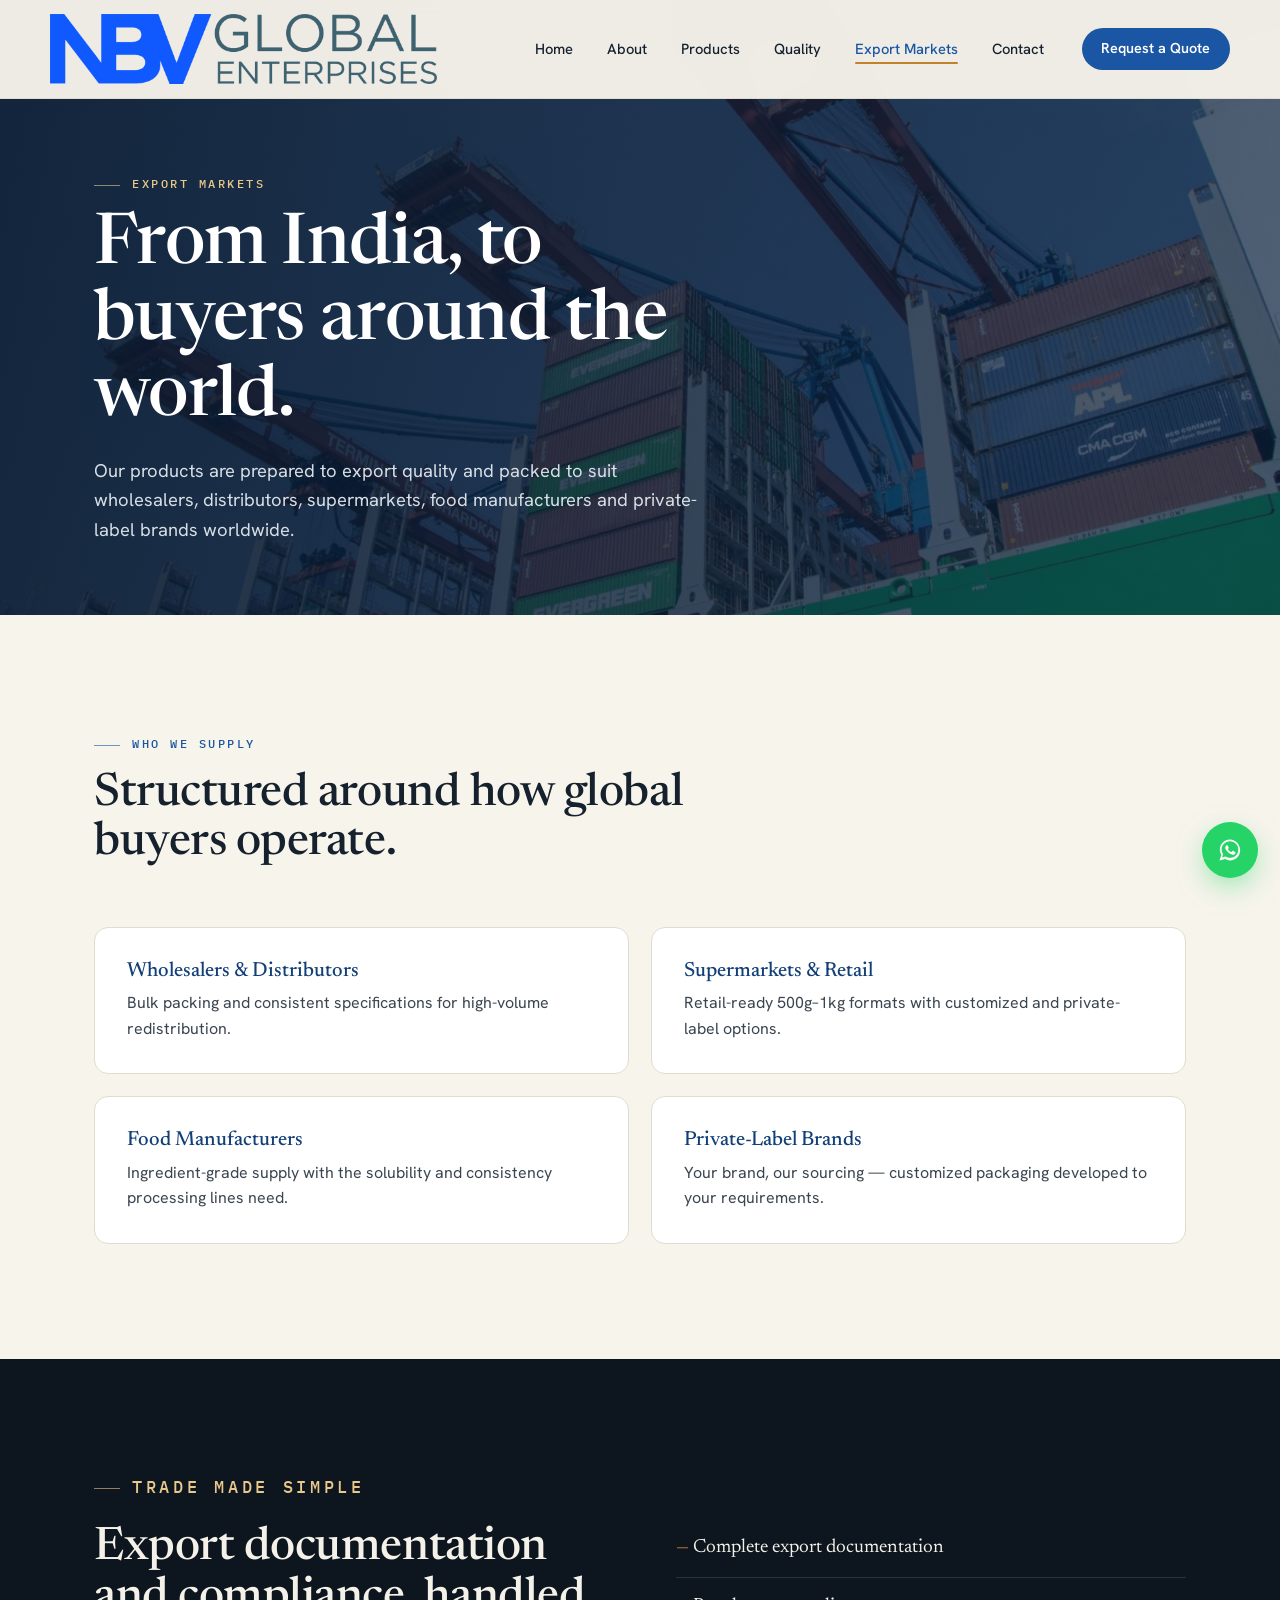
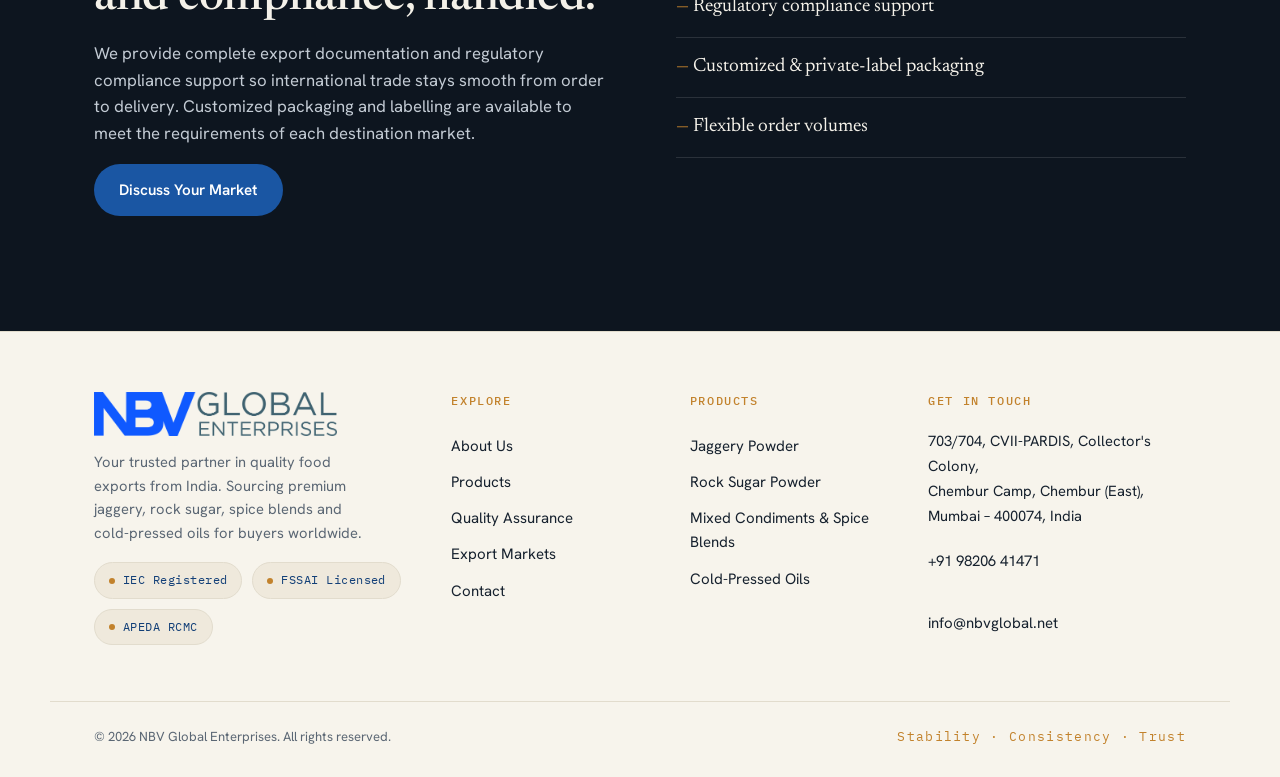
<file: export-markets.html>
<!doctype html>
<html lang="en">
<head>
<meta charset="utf-8">
<meta name="viewport" content="width=device-width, initial-scale=1">
<title>Export Markets · NBV Global Enterprises</title>
<meta name="description" content="NBV Global Enterprises supplies wholesalers, distributors, supermarkets, food manufacturers and private-label brands worldwide.">
    <link rel="canonical" href="https://nbvglobal.net.in/export-markets.html">
    <link rel="icon" type="image/x-icon" href="/favicon.ico">
    <link rel="icon" type="image/png" sizes="32x32" href="/assets/favicon-32.png">
    <link rel="icon" type="image/png" sizes="16x16" href="/assets/favicon-16.png">
    <link rel="apple-touch-icon" sizes="180x180" href="/assets/apple-touch-icon.png">
    <meta property="og:type" content="website">
    <meta property="og:site_name" content="NBV Global Enterprises">
    <meta property="og:title" content="Export Markets We Serve — NBV Global Enterprises">
    <meta property="og:description" content="NBV Global Enterprises supplies wholesalers, distributors, supermarkets, food manufacturers and private-label brands worldwide.">
    <meta property="og:url" content="https://nbvglobal.net.in/export-markets.html">
    <meta property="og:image" content="https://nbvglobal.net.in/assets/brand.jpg">
    <meta property="og:locale" content="en_IN">
    <meta name="twitter:card" content="summary_large_image">
    <meta name="twitter:title" content="Export Markets We Serve — NBV Global Enterprises">
    <meta name="twitter:description" content="NBV Global Enterprises supplies wholesalers, distributors, supermarkets, food manufacturers and private-label brands worldwide.">
    <meta name="twitter:image" content="https://nbvglobal.net.in/assets/brand.jpg">
    <script type="application/ld+json">{
  "@context": "https://schema.org",
  "@type": "Organization",
  "@id": "https://nbvglobal.net.in/#organization",
  "name": "NBV Global Enterprises",
  "url": "https://nbvglobal.net.in",
  "logo": "https://nbvglobal.net.in/assets/logo.png",
  "image": "https://nbvglobal.net.in/assets/brand.jpg",
  "description": "Merchant exporter of jaggery powder, rock sugar powder, mixed condiments & spice blends, and cold-pressed oils from Mumbai, India.",
  "address": {
    "@type": "PostalAddress",
    "streetAddress": "703/704, CVII-PARDIS, Collector's Colony, Chembur Camp, Chembur (East)",
    "addressLocality": "Mumbai",
    "addressRegion": "Maharashtra",
    "postalCode": "400074",
    "addressCountry": "IN"
  },
  "telephone": "+91-98206-41471",
  "email": "info@nbvglobal.net",
  "areaServed": "World",
  "knowsAbout": [
    "Jaggery Powder",
    "Rock Sugar Powder",
    "Mixed Condiments",
    "Spice Blends",
    "Cold-Pressed Oils",
    "Food Export"
  ]
}</script>
    <script type="application/ld+json">{
  "@context": "https://schema.org",
  "@type": "BreadcrumbList",
  "itemListElement": [
    {
      "@type": "ListItem",
      "position": 1,
      "name": "Home",
      "item": "https://nbvglobal.net.in/"
    },
    {
      "@type": "ListItem",
      "position": 2,
      "name": "Export Markets",
      "item": "https://nbvglobal.net.in/export-markets.html"
    }
  ]
}</script>
<link rel="preconnect" href="https://fonts.googleapis.com">
<link rel="preconnect" href="https://fonts.gstatic.com" crossorigin>
<link href="https://fonts.googleapis.com/css2?family=Newsreader:ital,opsz,wght@0,6..72,400;0,6..72,500;0,6..72,600;1,6..72,400;1,6..72,500&family=Hanken+Grotesk:wght@400;500;600;700&family=IBM+Plex+Mono:wght@400;500;600&display=swap" rel="stylesheet">
<link rel="stylesheet" href="assets/styles.css">
</head>
<body data-page="export-markets.html">
<header class="site-header" id="siteHeader">
  <div class="wrap header-inner">
    <a class="brand" href="index.html" aria-label="NBV Global Enterprises home">
      <img src="assets/logo-white.png" alt="NBV Global Enterprises" class="logo-light">
      <img src="assets/logo.png" alt="NBV Global Enterprises" class="logo-dark">
    </a>
    <nav class="nav" aria-label="Primary">
      <ul><li><a href="index.html">Home</a></li><li><a href="about.html">About</a></li><li class="has-menu">
  <a href="products.html">Products</a>
  <div class="submenu">
    <a href="product-jaggery.html">Jaggery Powder</a>
    <a href="product-rock-sugar.html">Rock Sugar Powder</a>
    <a href="product-mixed-condiments.html">Mixed Condiments &amp; Spice Blends</a>
    <a href="product-cold-press-oils.html">Cold-Pressed Oils</a>
  </div>
</li><li><a href="quality.html">Quality</a></li><li><a href="export-markets.html" aria-current="page">Export Markets</a></li><li><a href="contact.html">Contact</a></li></ul>
    </nav>
    <a class="btn btn-solid header-cta" href="contact.html">Request a Quote</a>
    <button class="burger" id="burger" aria-label="Menu" aria-expanded="false"><span></span><span></span><span></span></button>
  </div>
</header>
<div class="mobile-menu" id="mobileMenu">
  <a href="index.html">Home</a>
  <a href="about.html">About</a>
  <a href="products.html">Products</a>
  <a href="product-jaggery.html" class="sub">— Jaggery Powder</a>
  <a href="product-rock-sugar.html" class="sub">— Rock Sugar Powder</a>
  <a href="product-mixed-condiments.html" class="sub">— Mixed Condiments</a>
  <a href="product-cold-press-oils.html" class="sub">— Cold-Pressed Oils</a>
  <a href="quality.html">Quality</a>
  <a href="export-markets.html">Export Markets</a>
  <a href="contact.html">Contact</a>
  <a href="contact.html" class="btn btn-solid" style="margin-top:8px">Request a Quote</a>
</div>
<main>
<section class="page-hero with-img">
  <div class="page-hero-bg"><picture>
  <source srcset="assets/hero-ship.webp" type="image/webp">
  <img src="assets/hero-ship.jpg" alt="Container ship at export terminal" class="" loading="lazy">
</picture><div class="hero-scrim"></div></div>
  <div class="wrap">
    <p class="eyebrow light reveal">Export Markets</p>
    <h1 class="reveal d1">From India, to buyers around the world.</h1>
    <p class="page-hero-lead light reveal d2">Our products are prepared to export quality and packed to suit wholesalers, distributors, supermarkets, food manufacturers and private-label brands worldwide.</p>
  </div>
</section>

<section class="markets reveal">
  <div class="wrap">
    <div class="section-head"><p class="eyebrow">Who We Supply</p><h2>Structured around how global buyers operate.</h2></div>
    <div class="market-grid">
      <div class="market-card reveal"><h3>Wholesalers &amp; Distributors</h3><p>Bulk packing and consistent specifications for high-volume redistribution.</p></div>
      <div class="market-card reveal d1"><h3>Supermarkets &amp; Retail</h3><p>Retail-ready 500g&ndash;1kg formats with customized and private-label options.</p></div>
      <div class="market-card reveal d2"><h3>Food Manufacturers</h3><p>Ingredient-grade supply with the solubility and consistency processing lines need.</p></div>
      <div class="market-card reveal d1"><h3>Private-Label Brands</h3><p>Your brand, our sourcing &mdash; customized packaging developed to your requirements.</p></div>
    </div>
  </div>
</section>

<section class="export-support dark reveal">
  <div class="wrap two-col">
    <div class="two-col-body">
      <p class="eyebrow light">Trade Made Simple</p>
      <h2>Export documentation and compliance, handled.</h2>
      <p>We provide complete export documentation and regulatory compliance support so international trade stays smooth from order to delivery. Customized packaging and labelling are available to meet the requirements of each destination market.</p>
      <a class="btn btn-solid" href="contact.html">Discuss Your Market</a>
    </div>
    <div class="two-col-side">
      <ul class="support-list">
        <li>Complete export documentation</li>
        <li>Regulatory compliance support</li>
        <li>Customized &amp; private-label packaging</li>
        <li>Flexible order volumes</li>
      </ul>
    </div>
  </div>
</section>
</main><footer class="site-footer">
  <div class="wrap footer-grid">
    <div class="foot-brand">
      <img src="assets/logo.png" alt="NBV Global Enterprises" class="foot-logo">
      <p>Your trusted partner in quality food exports from India. Sourcing premium jaggery, rock sugar, spice blends and cold-pressed oils for buyers worldwide.</p>
      <div class="cert-strip">
        <a class="cert-badge" href="quality.html#certifications"><span class="dot"></span>IEC Registered
          <span class="cert-preview"><img src="assets/cert-iec.jpg" alt="Importer-Exporter Code"><span>View on Quality page</span></span>
        </a>
        <a class="cert-badge" href="quality.html#certifications"><span class="dot"></span>FSSAI Licensed
          <span class="cert-preview"><img src="assets/cert-fssai.jpg" alt="FSSAI Central License"><span>View on Quality page</span></span>
        </a>
        <a class="cert-badge" href="quality.html#certifications"><span class="dot"></span>APEDA RCMC
          <span class="cert-preview"><img src="assets/cert-apeda.jpg" alt="APEDA RCMC"><span>View on Quality page</span></span>
        </a>
      </div>
    </div>
    <div class="foot-col">
      <h4>Explore</h4>
      <a href="about.html">About Us</a>
      <a href="products.html">Products</a>
      <a href="quality.html">Quality Assurance</a>
      <a href="export-markets.html">Export Markets</a>
      <a href="contact.html">Contact</a>
    </div>
    <div class="foot-col">
      <h4>Products</h4>
      <a href="product-jaggery.html">Jaggery Powder</a>
      <a href="product-rock-sugar.html">Rock Sugar Powder</a>
      <a href="product-mixed-condiments.html">Mixed Condiments &amp; Spice Blends</a>
      <a href="product-cold-press-oils.html">Cold-Pressed Oils</a>
    </div>
    <div class="foot-col foot-contact">
      <h4>Get in Touch</h4>
      <p>703/704, CVII-PARDIS, Collector's Colony,<br>Chembur Camp, Chembur (East),<br>Mumbai &ndash; 400074, India</p>
      <p><a href="tel:+919820641471">+91 98206 41471</a><br>
      <a href="mailto:info@nbvglobal.net">info@nbvglobal.net</a></p>
    </div>
  </div>
  <div class="wrap foot-bottom">
    <span>&copy; 2026 NBV Global Enterprises. All rights reserved.</span>
    <span class="foot-tag">Stability &middot; Consistency &middot; Trust</span>
  </div>
</footer>
<a class="whatsapp" href="https://wa.me/919820641471" target="_blank" rel="noopener" aria-label="WhatsApp">
  <svg viewBox="0 0 32 32" width="26" height="26" fill="currentColor"><path d="M16 3C9 3 3.5 8.5 3.5 15.5c0 2.4.7 4.7 1.9 6.7L3 29l7-1.8c1.9 1 4 1.6 6 1.6 7 0 12.5-5.5 12.5-12.5S23 3 16 3zm0 22.7c-1.8 0-3.6-.5-5.1-1.4l-.4-.2-4.2 1.1 1.1-4.1-.2-.4c-1-1.6-1.5-3.4-1.5-5.2C5.7 9.8 10.3 5.3 16 5.3s10.3 4.5 10.3 10.2S21.7 25.7 16 25.7zm5.7-7.7c-.3-.2-1.8-.9-2.1-1s-.5-.2-.7.2-.8 1-.9 1.2-.3.2-.6.1c-1.7-.8-2.8-1.5-3.9-3.4-.3-.5.3-.5.8-1.5.1-.2 0-.4 0-.5s-.7-1.7-1-2.3c-.2-.6-.5-.5-.7-.5h-.6c-.2 0-.5.1-.8.4-.3.3-1 1-1 2.5s1.1 2.9 1.2 3.1c.2.2 2.2 3.4 5.3 4.7 2 .8 2.7.9 3.7.8.6-.1 1.8-.7 2.1-1.5.3-.7.3-1.4.2-1.5-.1-.2-.3-.2-.6-.4z"/></svg>
</a>
<script src="assets/main.js"></script>
</body>
</html>
</file>
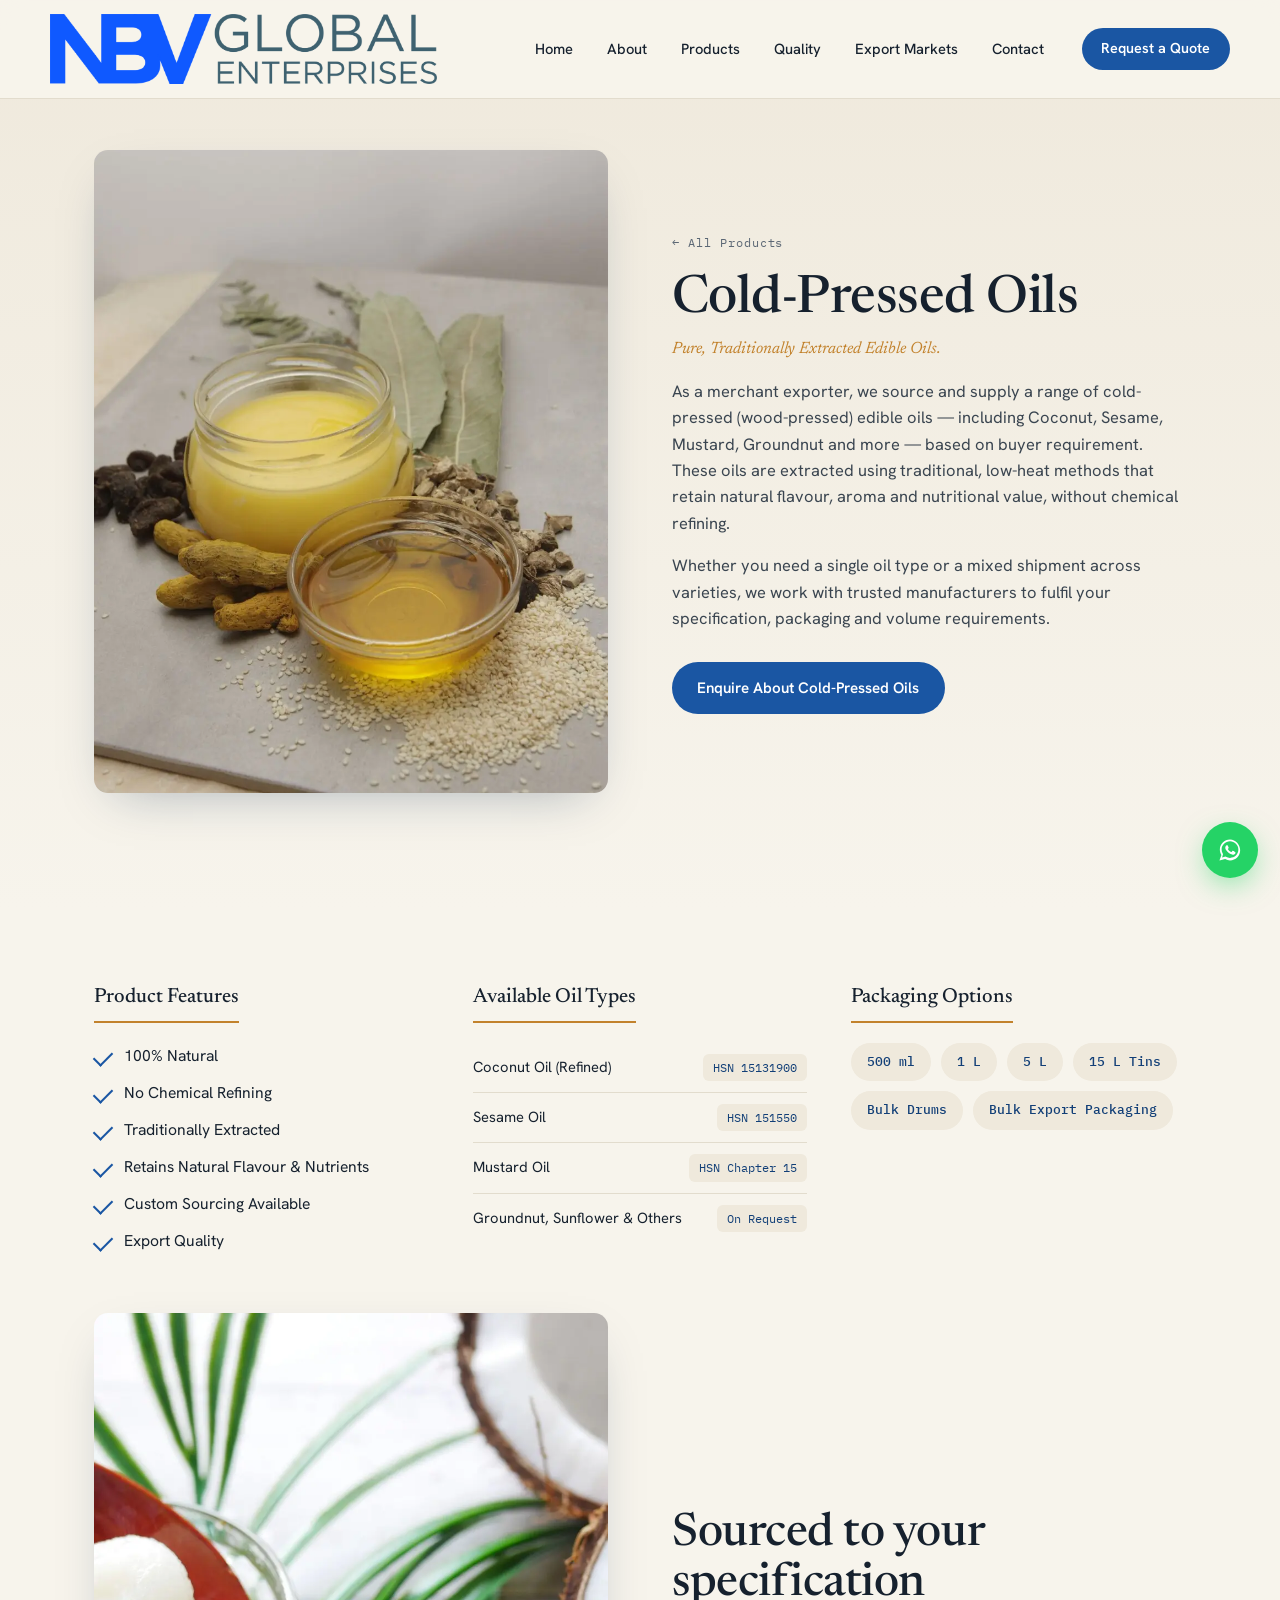
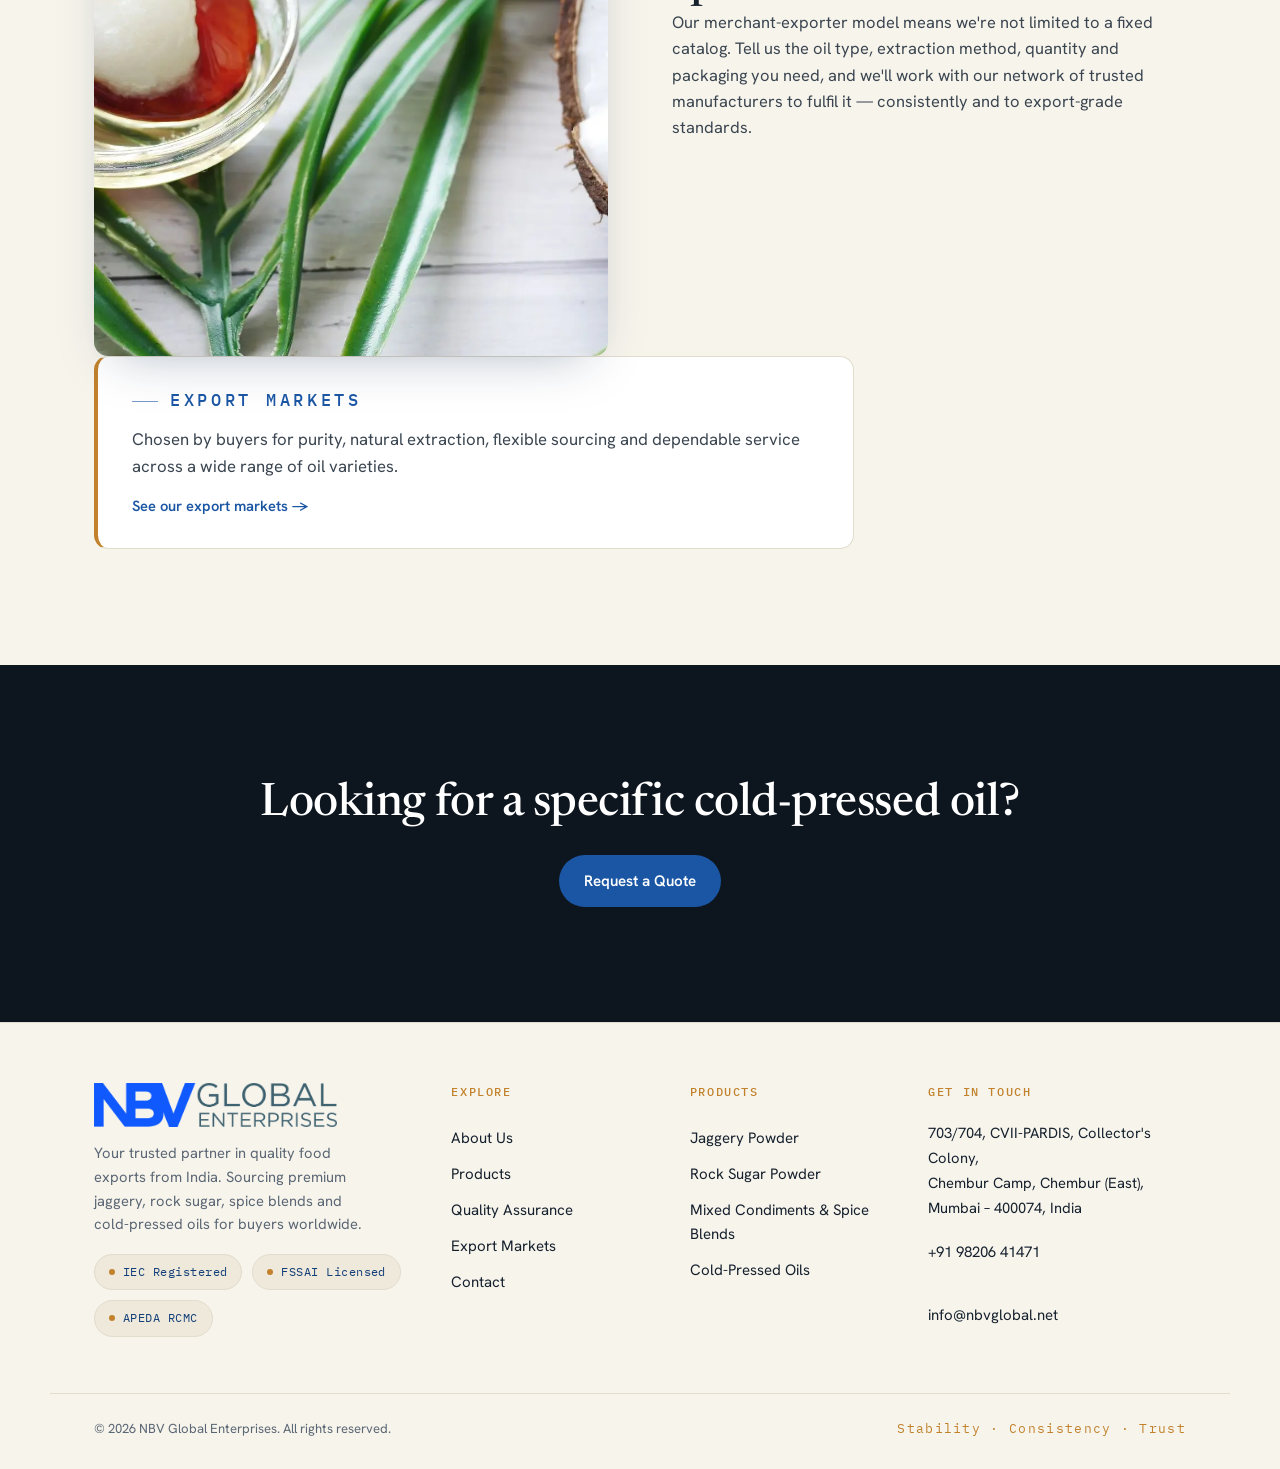
<file: product-cold-press-oils.html>
<!doctype html>
<html lang="en">
<head>
<meta charset="utf-8">
<meta name="viewport" content="width=device-width, initial-scale=1">
<title>Cold-Pressed Oils · NBV Global Enterprises</title>
<meta name="description" content="Traditionally extracted cold-pressed edible oils — Coconut, Sesame, Mustard, Groundnut and more — sourced to buyer specification. Export quality from India.">
    <link rel="canonical" href="https://nbvglobal.net.in/product-cold-press-oils.html">
    <link rel="icon" type="image/x-icon" href="/favicon.ico">
    <link rel="icon" type="image/png" sizes="32x32" href="/assets/favicon-32.png">
    <link rel="icon" type="image/png" sizes="16x16" href="/assets/favicon-16.png">
    <link rel="apple-touch-icon" sizes="180x180" href="/assets/apple-touch-icon.png">
    <meta property="og:type" content="website">
    <meta property="og:site_name" content="NBV Global Enterprises">
    <meta property="og:title" content="Cold-Pressed Oils Exporter — Coconut, Sesame, Mustard, Groundnut | NBV Global Enterprises">
    <meta property="og:description" content="Traditionally extracted cold-pressed edible oils — Coconut, Sesame, Mustard, Groundnut and more — sourced to buyer specification. Export quality from India.">
    <meta property="og:url" content="https://nbvglobal.net.in/product-cold-press-oils.html">
    <meta property="og:image" content="https://nbvglobal.net.in/assets/brand.jpg">
    <meta property="og:locale" content="en_IN">
    <meta name="twitter:card" content="summary_large_image">
    <meta name="twitter:title" content="Cold-Pressed Oils Exporter — Coconut, Sesame, Mustard, Groundnut | NBV Global Enterprises">
    <meta name="twitter:description" content="Traditionally extracted cold-pressed edible oils — Coconut, Sesame, Mustard, Groundnut and more — sourced to buyer specification. Export quality from India.">
    <meta name="twitter:image" content="https://nbvglobal.net.in/assets/brand.jpg">
    <script type="application/ld+json">{
  "@context": "https://schema.org",
  "@type": "Organization",
  "@id": "https://nbvglobal.net.in/#organization",
  "name": "NBV Global Enterprises",
  "url": "https://nbvglobal.net.in",
  "logo": "https://nbvglobal.net.in/assets/logo.png",
  "image": "https://nbvglobal.net.in/assets/brand.jpg",
  "description": "Merchant exporter of jaggery powder, rock sugar powder, mixed condiments & spice blends, and cold-pressed oils from Mumbai, India.",
  "address": {
    "@type": "PostalAddress",
    "streetAddress": "703/704, CVII-PARDIS, Collector's Colony, Chembur Camp, Chembur (East)",
    "addressLocality": "Mumbai",
    "addressRegion": "Maharashtra",
    "postalCode": "400074",
    "addressCountry": "IN"
  },
  "telephone": "+91-98206-41471",
  "email": "info@nbvglobal.net",
  "areaServed": "World",
  "knowsAbout": [
    "Jaggery Powder",
    "Rock Sugar Powder",
    "Mixed Condiments",
    "Spice Blends",
    "Cold-Pressed Oils",
    "Food Export"
  ]
}</script>
    <script type="application/ld+json">{
  "@context": "https://schema.org",
  "@type": "BreadcrumbList",
  "itemListElement": [
    {
      "@type": "ListItem",
      "position": 1,
      "name": "Home",
      "item": "https://nbvglobal.net.in/"
    },
    {
      "@type": "ListItem",
      "position": 2,
      "name": "Cold-Pressed Oils",
      "item": "https://nbvglobal.net.in/product-cold-press-oils.html"
    }
  ]
}</script>
<link rel="preconnect" href="https://fonts.googleapis.com">
<link rel="preconnect" href="https://fonts.gstatic.com" crossorigin>
<link href="https://fonts.googleapis.com/css2?family=Newsreader:ital,opsz,wght@0,6..72,400;0,6..72,500;0,6..72,600;1,6..72,400;1,6..72,500&family=Hanken+Grotesk:wght@400;500;600;700&family=IBM+Plex+Mono:wght@400;500;600&display=swap" rel="stylesheet">
<link rel="stylesheet" href="assets/styles.css">
</head>
<body data-page="product-cold-press-oils.html">
<header class="site-header" id="siteHeader">
  <div class="wrap header-inner">
    <a class="brand" href="index.html" aria-label="NBV Global Enterprises home">
      <img src="assets/logo-white.png" alt="NBV Global Enterprises" class="logo-light">
      <img src="assets/logo.png" alt="NBV Global Enterprises" class="logo-dark">
    </a>
    <nav class="nav" aria-label="Primary">
      <ul><li><a href="index.html">Home</a></li><li><a href="about.html">About</a></li><li class="has-menu">
  <a href="products.html">Products</a>
  <div class="submenu">
    <a href="product-jaggery.html">Jaggery Powder</a>
    <a href="product-rock-sugar.html">Rock Sugar Powder</a>
    <a href="product-mixed-condiments.html">Mixed Condiments &amp; Spice Blends</a>
    <a href="product-cold-press-oils.html">Cold-Pressed Oils</a>
  </div>
</li><li><a href="quality.html">Quality</a></li><li><a href="export-markets.html">Export Markets</a></li><li><a href="contact.html">Contact</a></li></ul>
    </nav>
    <a class="btn btn-solid header-cta" href="contact.html">Request a Quote</a>
    <button class="burger" id="burger" aria-label="Menu" aria-expanded="false"><span></span><span></span><span></span></button>
  </div>
</header>
<div class="mobile-menu" id="mobileMenu">
  <a href="index.html">Home</a>
  <a href="about.html">About</a>
  <a href="products.html">Products</a>
  <a href="product-jaggery.html" class="sub">— Jaggery Powder</a>
  <a href="product-rock-sugar.html" class="sub">— Rock Sugar Powder</a>
  <a href="product-mixed-condiments.html" class="sub">— Mixed Condiments</a>
  <a href="product-cold-press-oils.html" class="sub">— Cold-Pressed Oils</a>
  <a href="quality.html">Quality</a>
  <a href="export-markets.html">Export Markets</a>
  <a href="contact.html">Contact</a>
  <a href="contact.html" class="btn btn-solid" style="margin-top:8px">Request a Quote</a>
</div>
<main>
<section class="prod-detail-hero">
  <div class="wrap prod-detail-top">
    <div class="prod-detail-media reveal"><picture>
  <source srcset="assets/cold-press-sesame.webp" type="image/webp">
  <img src="assets/cold-press-sesame.jpg" alt="Cold-Pressed Sesame Oil" loading="lazy">
</picture></div>
    <div class="prod-detail-intro reveal d1">
      <a class="crumb" href="products.html">&larr; All Products</a>
      <h1>Cold-Pressed Oils</h1>
      <p class="tagline">Pure, Traditionally Extracted Edible Oils.</p>
      <p>As a merchant exporter, we source and supply a range of cold-pressed (wood-pressed) edible oils &mdash; including Coconut, Sesame, Mustard, Groundnut and more &mdash; based on buyer requirement. These oils are extracted using traditional, low-heat methods that retain natural flavour, aroma and nutritional value, without chemical refining.</p><p>Whether you need a single oil type or a mixed shipment across varieties, we work with trusted manufacturers to fulfil your specification, packaging and volume requirements.</p>
      <a class="btn btn-solid" href="contact.html">Enquire About Cold-Pressed Oils</a>
    </div>
  </div>
</section>

<section class="prod-specs">
  <div class="wrap specs-grid">
    <div class="spec-block reveal">
      <h3>Product Features</h3>
      <ul class="ticks"><li>100% Natural</li><li>No Chemical Refining</li><li>Traditionally Extracted</li><li>Retains Natural Flavour &amp; Nutrients</li><li>Custom Sourcing Available</li><li>Export Quality</li></ul>
    </div>
    <div class="spec-block reveal d1">
      <h3>Available Oil Types</h3>
      <ul class="hsn-list">
        <li><span class="oil-name">Coconut Oil (Refined)</span><span class="oil-hsn">HSN 15131900</span></li>
        <li><span class="oil-name">Sesame Oil</span><span class="oil-hsn">HSN 151550</span></li>
        <li><span class="oil-name">Mustard Oil</span><span class="oil-hsn">HSN Chapter 15</span></li>
        <li><span class="oil-name">Groundnut, Sunflower &amp; Others</span><span class="oil-hsn">On Request</span></li>
      </ul>
    </div>
    <div class="spec-block reveal">
      <h3>Packaging Options</h3>
      <ul class="chips pack"><li>500 ml</li><li>1 L</li><li>5 L</li><li>15 L Tins</li><li>Bulk Drums</li><li>Bulk Export Packaging</li></ul>
    </div>
  </div>
  <div class="wrap">
    <div class="prod-detail-top" style="margin-top:10px">
      <div class="prod-detail-media reveal"><picture>
  <source srcset="assets/cold-press-coconut.webp" type="image/webp">
  <img src="assets/cold-press-coconut.jpg" alt="Cold-Pressed Coconut Oil" loading="lazy">
</picture></div>
      <div class="prod-detail-intro reveal d1">
        <h2>Sourced to your specification</h2>
        <p>Our merchant-exporter model means we're not limited to a fixed catalog. Tell us the oil type, extraction method, quantity and packaging you need, and we'll work with our network of trusted manufacturers to fulfil it &mdash; consistently and to export-grade standards.</p>
      </div>
    </div>
    <div class="markets-note reveal">
      <p class="eyebrow">Export Markets</p>
      <p>Chosen by buyers for purity, natural extraction, flexible sourcing and dependable service across a wide range of oil varieties.</p>
      <a class="text-link" href="export-markets.html">See our export markets &rarr;</a>
    </div>
  </div>
</section>

<section class="cta-band dark reveal">
  <div class="wrap">
    <h2>Looking for a specific cold-pressed oil?</h2>
    <a class="btn btn-solid" href="contact.html">Request a Quote</a>
  </div>
</section>
</main><footer class="site-footer">
  <div class="wrap footer-grid">
    <div class="foot-brand">
      <img src="assets/logo.png" alt="NBV Global Enterprises" class="foot-logo">
      <p>Your trusted partner in quality food exports from India. Sourcing premium jaggery, rock sugar, spice blends and cold-pressed oils for buyers worldwide.</p>
      <div class="cert-strip">
        <a class="cert-badge" href="quality.html#certifications"><span class="dot"></span>IEC Registered
          <span class="cert-preview"><img src="assets/cert-iec.jpg" alt="Importer-Exporter Code"><span>View on Quality page</span></span>
        </a>
        <a class="cert-badge" href="quality.html#certifications"><span class="dot"></span>FSSAI Licensed
          <span class="cert-preview"><img src="assets/cert-fssai.jpg" alt="FSSAI Central License"><span>View on Quality page</span></span>
        </a>
        <a class="cert-badge" href="quality.html#certifications"><span class="dot"></span>APEDA RCMC
          <span class="cert-preview"><img src="assets/cert-apeda.jpg" alt="APEDA RCMC"><span>View on Quality page</span></span>
        </a>
      </div>
    </div>
    <div class="foot-col">
      <h4>Explore</h4>
      <a href="about.html">About Us</a>
      <a href="products.html">Products</a>
      <a href="quality.html">Quality Assurance</a>
      <a href="export-markets.html">Export Markets</a>
      <a href="contact.html">Contact</a>
    </div>
    <div class="foot-col">
      <h4>Products</h4>
      <a href="product-jaggery.html">Jaggery Powder</a>
      <a href="product-rock-sugar.html">Rock Sugar Powder</a>
      <a href="product-mixed-condiments.html">Mixed Condiments &amp; Spice Blends</a>
      <a href="product-cold-press-oils.html">Cold-Pressed Oils</a>
    </div>
    <div class="foot-col foot-contact">
      <h4>Get in Touch</h4>
      <p>703/704, CVII-PARDIS, Collector's Colony,<br>Chembur Camp, Chembur (East),<br>Mumbai &ndash; 400074, India</p>
      <p><a href="tel:+919820641471">+91 98206 41471</a><br>
      <a href="mailto:info@nbvglobal.net">info@nbvglobal.net</a></p>
    </div>
  </div>
  <div class="wrap foot-bottom">
    <span>&copy; 2026 NBV Global Enterprises. All rights reserved.</span>
    <span class="foot-tag">Stability &middot; Consistency &middot; Trust</span>
  </div>
</footer>
<a class="whatsapp" href="https://wa.me/919820641471" target="_blank" rel="noopener" aria-label="WhatsApp">
  <svg viewBox="0 0 32 32" width="26" height="26" fill="currentColor"><path d="M16 3C9 3 3.5 8.5 3.5 15.5c0 2.4.7 4.7 1.9 6.7L3 29l7-1.8c1.9 1 4 1.6 6 1.6 7 0 12.5-5.5 12.5-12.5S23 3 16 3zm0 22.7c-1.8 0-3.6-.5-5.1-1.4l-.4-.2-4.2 1.1 1.1-4.1-.2-.4c-1-1.6-1.5-3.4-1.5-5.2C5.7 9.8 10.3 5.3 16 5.3s10.3 4.5 10.3 10.2S21.7 25.7 16 25.7zm5.7-7.7c-.3-.2-1.8-.9-2.1-1s-.5-.2-.7.2-.8 1-.9 1.2-.3.2-.6.1c-1.7-.8-2.8-1.5-3.9-3.4-.3-.5.3-.5.8-1.5.1-.2 0-.4 0-.5s-.7-1.7-1-2.3c-.2-.6-.5-.5-.7-.5h-.6c-.2 0-.5.1-.8.4-.3.3-1 1-1 2.5s1.1 2.9 1.2 3.1c.2.2 2.2 3.4 5.3 4.7 2 .8 2.7.9 3.7.8.6-.1 1.8-.7 2.1-1.5.3-.7.3-1.4.2-1.5-.1-.2-.3-.2-.6-.4z"/></svg>
</a>
<script src="assets/main.js"></script>
</body>
</html>
</file>
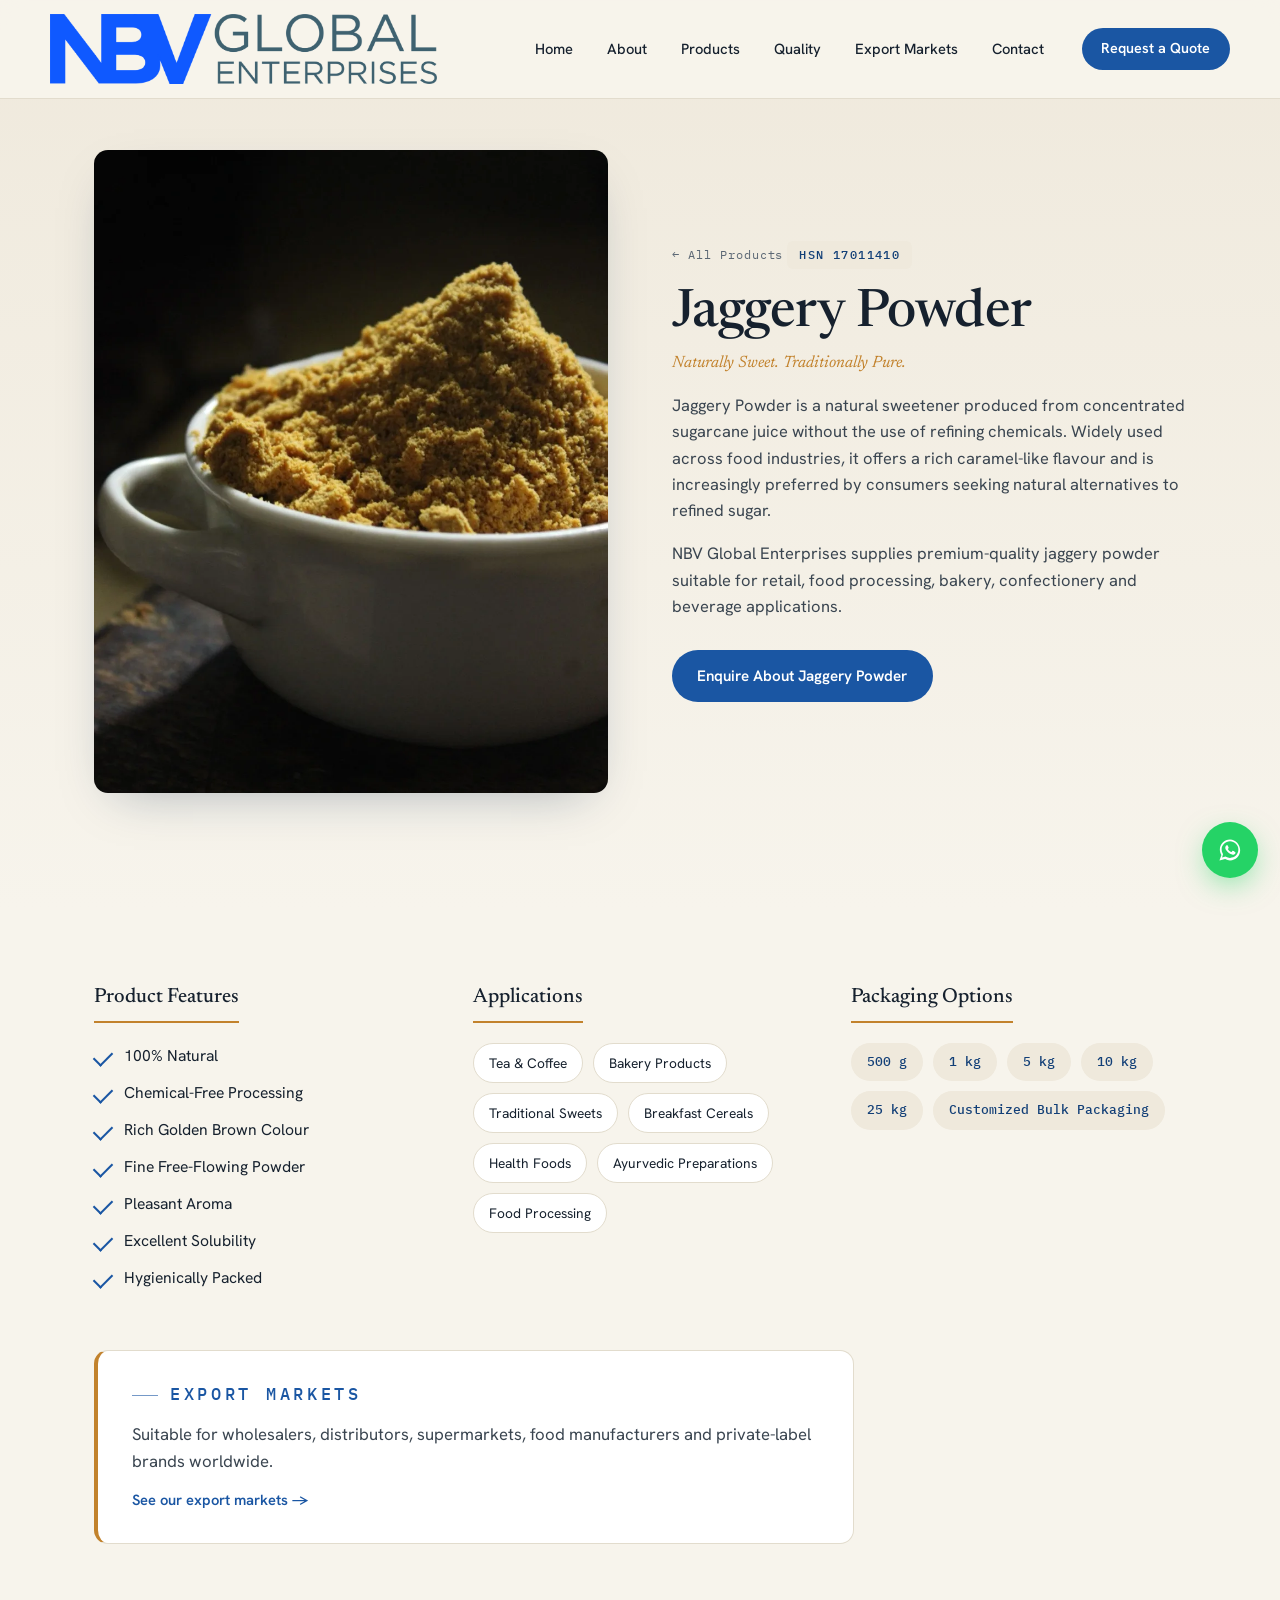
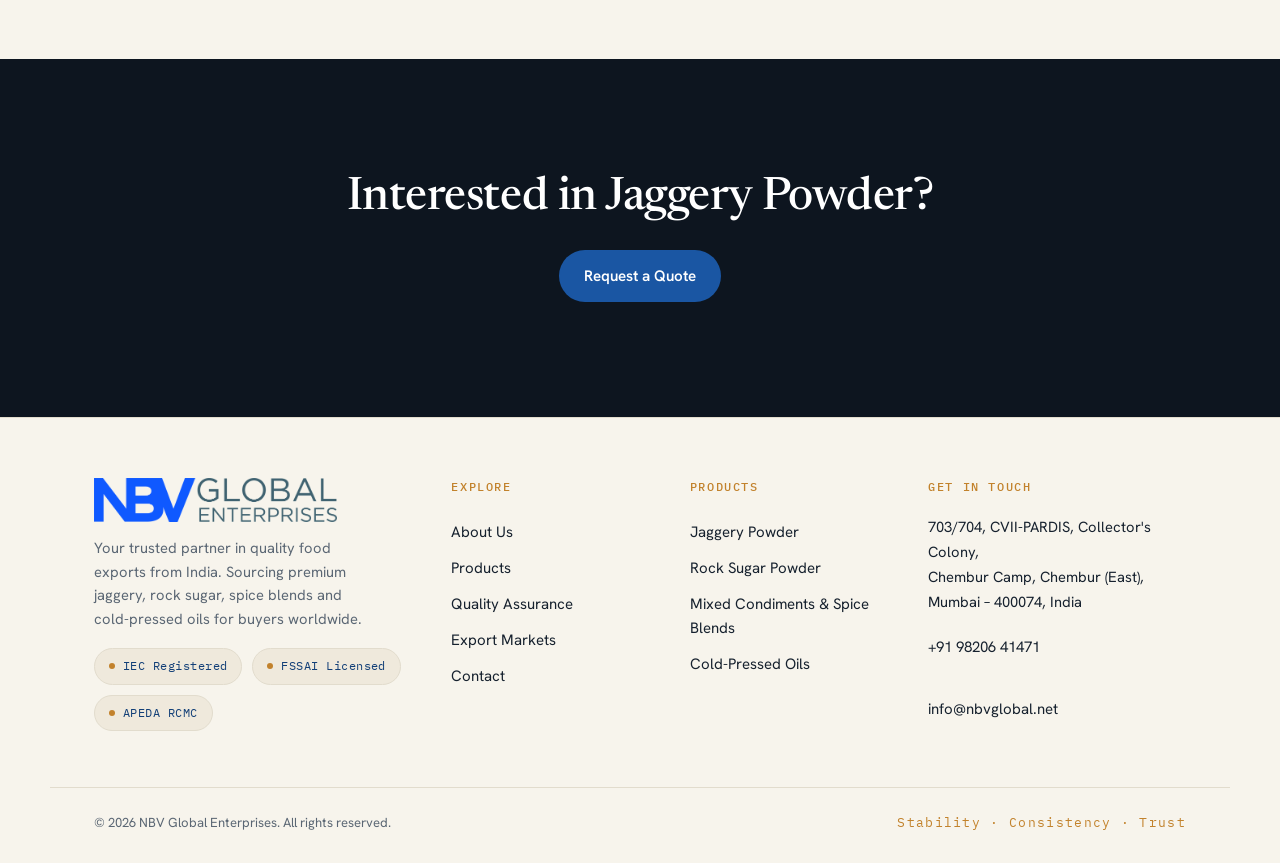
<file: product-jaggery.html>
<!doctype html>
<html lang="en">
<head>
<meta charset="utf-8">
<meta name="viewport" content="width=device-width, initial-scale=1">
<title>Jaggery Powder · NBV Global Enterprises</title>
<meta name="description" content="Premium chemical-free jaggery powder (HSN 17011410) for retail, bakery, confectionery and food processing. Export quality from India.">
    <link rel="canonical" href="https://nbvglobal.net.in/product-jaggery.html">
    <link rel="icon" type="image/x-icon" href="/favicon.ico">
    <link rel="icon" type="image/png" sizes="32x32" href="/assets/favicon-32.png">
    <link rel="icon" type="image/png" sizes="16x16" href="/assets/favicon-16.png">
    <link rel="apple-touch-icon" sizes="180x180" href="/assets/apple-touch-icon.png">
    <meta property="og:type" content="website">
    <meta property="og:site_name" content="NBV Global Enterprises">
    <meta property="og:title" content="Jaggery Powder Exporter (HSN 17011410) — NBV Global Enterprises">
    <meta property="og:description" content="Premium chemical-free jaggery powder (HSN 17011410) for retail, bakery, confectionery and food processing. Export quality from India.">
    <meta property="og:url" content="https://nbvglobal.net.in/product-jaggery.html">
    <meta property="og:image" content="https://nbvglobal.net.in/assets/brand.jpg">
    <meta property="og:locale" content="en_IN">
    <meta name="twitter:card" content="summary_large_image">
    <meta name="twitter:title" content="Jaggery Powder Exporter (HSN 17011410) — NBV Global Enterprises">
    <meta name="twitter:description" content="Premium chemical-free jaggery powder (HSN 17011410) for retail, bakery, confectionery and food processing. Export quality from India.">
    <meta name="twitter:image" content="https://nbvglobal.net.in/assets/brand.jpg">
    <script type="application/ld+json">{
  "@context": "https://schema.org",
  "@type": "Organization",
  "@id": "https://nbvglobal.net.in/#organization",
  "name": "NBV Global Enterprises",
  "url": "https://nbvglobal.net.in",
  "logo": "https://nbvglobal.net.in/assets/logo.png",
  "image": "https://nbvglobal.net.in/assets/brand.jpg",
  "description": "Merchant exporter of jaggery powder, rock sugar powder, mixed condiments & spice blends, and cold-pressed oils from Mumbai, India.",
  "address": {
    "@type": "PostalAddress",
    "streetAddress": "703/704, CVII-PARDIS, Collector's Colony, Chembur Camp, Chembur (East)",
    "addressLocality": "Mumbai",
    "addressRegion": "Maharashtra",
    "postalCode": "400074",
    "addressCountry": "IN"
  },
  "telephone": "+91-98206-41471",
  "email": "info@nbvglobal.net",
  "areaServed": "World",
  "knowsAbout": [
    "Jaggery Powder",
    "Rock Sugar Powder",
    "Mixed Condiments",
    "Spice Blends",
    "Cold-Pressed Oils",
    "Food Export"
  ]
}</script>
    <script type="application/ld+json">{
  "@context": "https://schema.org",
  "@type": "BreadcrumbList",
  "itemListElement": [
    {
      "@type": "ListItem",
      "position": 1,
      "name": "Home",
      "item": "https://nbvglobal.net.in/"
    },
    {
      "@type": "ListItem",
      "position": 2,
      "name": "Jaggery Powder",
      "item": "https://nbvglobal.net.in/product-jaggery.html"
    }
  ]
}</script>
<link rel="preconnect" href="https://fonts.googleapis.com">
<link rel="preconnect" href="https://fonts.gstatic.com" crossorigin>
<link href="https://fonts.googleapis.com/css2?family=Newsreader:ital,opsz,wght@0,6..72,400;0,6..72,500;0,6..72,600;1,6..72,400;1,6..72,500&family=Hanken+Grotesk:wght@400;500;600;700&family=IBM+Plex+Mono:wght@400;500;600&display=swap" rel="stylesheet">
<link rel="stylesheet" href="assets/styles.css">
</head>
<body data-page="product-jaggery.html">
<header class="site-header" id="siteHeader">
  <div class="wrap header-inner">
    <a class="brand" href="index.html" aria-label="NBV Global Enterprises home">
      <img src="assets/logo-white.png" alt="NBV Global Enterprises" class="logo-light">
      <img src="assets/logo.png" alt="NBV Global Enterprises" class="logo-dark">
    </a>
    <nav class="nav" aria-label="Primary">
      <ul><li><a href="index.html">Home</a></li><li><a href="about.html">About</a></li><li class="has-menu">
  <a href="products.html">Products</a>
  <div class="submenu">
    <a href="product-jaggery.html">Jaggery Powder</a>
    <a href="product-rock-sugar.html">Rock Sugar Powder</a>
    <a href="product-mixed-condiments.html">Mixed Condiments &amp; Spice Blends</a>
    <a href="product-cold-press-oils.html">Cold-Pressed Oils</a>
  </div>
</li><li><a href="quality.html">Quality</a></li><li><a href="export-markets.html">Export Markets</a></li><li><a href="contact.html">Contact</a></li></ul>
    </nav>
    <a class="btn btn-solid header-cta" href="contact.html">Request a Quote</a>
    <button class="burger" id="burger" aria-label="Menu" aria-expanded="false"><span></span><span></span><span></span></button>
  </div>
</header>
<div class="mobile-menu" id="mobileMenu">
  <a href="index.html">Home</a>
  <a href="about.html">About</a>
  <a href="products.html">Products</a>
  <a href="product-jaggery.html" class="sub">— Jaggery Powder</a>
  <a href="product-rock-sugar.html" class="sub">— Rock Sugar Powder</a>
  <a href="product-mixed-condiments.html" class="sub">— Mixed Condiments</a>
  <a href="product-cold-press-oils.html" class="sub">— Cold-Pressed Oils</a>
  <a href="quality.html">Quality</a>
  <a href="export-markets.html">Export Markets</a>
  <a href="contact.html">Contact</a>
  <a href="contact.html" class="btn btn-solid" style="margin-top:8px">Request a Quote</a>
</div>
<main>
<section class="prod-detail-hero">
  <div class="wrap prod-detail-top">
    <div class="prod-detail-media reveal"><picture>
  <source srcset="assets/jaggery.webp" type="image/webp">
  <img src="assets/jaggery.jpg" alt="Jaggery Powder" class="" loading="lazy">
</picture></div>
    <div class="prod-detail-intro reveal d1">
      <a class="crumb" href="products.html">&larr; All Products</a>
      <span class="hsn big">HSN 17011410</span>
      <h1>Jaggery Powder</h1>
      <p class="tagline">Naturally Sweet. Traditionally Pure.</p>
      <p>Jaggery Powder is a natural sweetener produced from concentrated sugarcane juice without the use of refining chemicals. Widely used across food industries, it offers a rich caramel-like flavour and is increasingly preferred by consumers seeking natural alternatives to refined sugar.</p><p>NBV Global Enterprises supplies premium-quality jaggery powder suitable for retail, food processing, bakery, confectionery and beverage applications.</p>
      <a class="btn btn-solid" href="contact.html">Enquire About Jaggery Powder</a>
    </div>
  </div>
</section>

<section class="prod-specs">
  <div class="wrap specs-grid">
    <div class="spec-block reveal">
      <h3>Product Features</h3>
      <ul class="ticks"><li>100% Natural</li><li>Chemical-Free Processing</li><li>Rich Golden Brown Colour</li><li>Fine Free-Flowing Powder</li><li>Pleasant Aroma</li><li>Excellent Solubility</li><li>Hygienically Packed</li></ul>
    </div>
    <div class="spec-block reveal d1">
      <h3>Applications</h3>
      <ul class="chips"><li>Tea & Coffee</li><li>Bakery Products</li><li>Traditional Sweets</li><li>Breakfast Cereals</li><li>Health Foods</li><li>Ayurvedic Preparations</li><li>Food Processing</li></ul>
    </div>
    <div class="spec-block reveal">
      <h3>Packaging Options</h3>
      <ul class="chips pack"><li>500 g</li><li>1 kg</li><li>5 kg</li><li>10 kg</li><li>25 kg</li><li>Customized Bulk Packaging</li></ul>
    </div>
  </div>
  <div class="wrap">
    <div class="markets-note reveal">
      <p class="eyebrow">Export Markets</p>
      <p>Suitable for wholesalers, distributors, supermarkets, food manufacturers and private-label brands worldwide.</p>
      <a class="text-link" href="export-markets.html">See our export markets &rarr;</a>
    </div>
  </div>
</section>

<section class="cta-band dark reveal">
  <div class="wrap">
    <h2>Interested in Jaggery Powder?</h2>
    <a class="btn btn-solid" href="contact.html">Request a Quote</a>
  </div>
</section>
</main><footer class="site-footer">
  <div class="wrap footer-grid">
    <div class="foot-brand">
      <img src="assets/logo.png" alt="NBV Global Enterprises" class="foot-logo">
      <p>Your trusted partner in quality food exports from India. Sourcing premium jaggery, rock sugar, spice blends and cold-pressed oils for buyers worldwide.</p>
      <div class="cert-strip">
        <a class="cert-badge" href="quality.html#certifications"><span class="dot"></span>IEC Registered
          <span class="cert-preview"><img src="assets/cert-iec.jpg" alt="Importer-Exporter Code"><span>View on Quality page</span></span>
        </a>
        <a class="cert-badge" href="quality.html#certifications"><span class="dot"></span>FSSAI Licensed
          <span class="cert-preview"><img src="assets/cert-fssai.jpg" alt="FSSAI Central License"><span>View on Quality page</span></span>
        </a>
        <a class="cert-badge" href="quality.html#certifications"><span class="dot"></span>APEDA RCMC
          <span class="cert-preview"><img src="assets/cert-apeda.jpg" alt="APEDA RCMC"><span>View on Quality page</span></span>
        </a>
      </div>
    </div>
    <div class="foot-col">
      <h4>Explore</h4>
      <a href="about.html">About Us</a>
      <a href="products.html">Products</a>
      <a href="quality.html">Quality Assurance</a>
      <a href="export-markets.html">Export Markets</a>
      <a href="contact.html">Contact</a>
    </div>
    <div class="foot-col">
      <h4>Products</h4>
      <a href="product-jaggery.html">Jaggery Powder</a>
      <a href="product-rock-sugar.html">Rock Sugar Powder</a>
      <a href="product-mixed-condiments.html">Mixed Condiments &amp; Spice Blends</a>
      <a href="product-cold-press-oils.html">Cold-Pressed Oils</a>
    </div>
    <div class="foot-col foot-contact">
      <h4>Get in Touch</h4>
      <p>703/704, CVII-PARDIS, Collector's Colony,<br>Chembur Camp, Chembur (East),<br>Mumbai &ndash; 400074, India</p>
      <p><a href="tel:+919820641471">+91 98206 41471</a><br>
      <a href="mailto:info@nbvglobal.net">info@nbvglobal.net</a></p>
    </div>
  </div>
  <div class="wrap foot-bottom">
    <span>&copy; 2026 NBV Global Enterprises. All rights reserved.</span>
    <span class="foot-tag">Stability &middot; Consistency &middot; Trust</span>
  </div>
</footer>
<a class="whatsapp" href="https://wa.me/919820641471" target="_blank" rel="noopener" aria-label="WhatsApp">
  <svg viewBox="0 0 32 32" width="26" height="26" fill="currentColor"><path d="M16 3C9 3 3.5 8.5 3.5 15.5c0 2.4.7 4.7 1.9 6.7L3 29l7-1.8c1.9 1 4 1.6 6 1.6 7 0 12.5-5.5 12.5-12.5S23 3 16 3zm0 22.7c-1.8 0-3.6-.5-5.1-1.4l-.4-.2-4.2 1.1 1.1-4.1-.2-.4c-1-1.6-1.5-3.4-1.5-5.2C5.7 9.8 10.3 5.3 16 5.3s10.3 4.5 10.3 10.2S21.7 25.7 16 25.7zm5.7-7.7c-.3-.2-1.8-.9-2.1-1s-.5-.2-.7.2-.8 1-.9 1.2-.3.2-.6.1c-1.7-.8-2.8-1.5-3.9-3.4-.3-.5.3-.5.8-1.5.1-.2 0-.4 0-.5s-.7-1.7-1-2.3c-.2-.6-.5-.5-.7-.5h-.6c-.2 0-.5.1-.8.4-.3.3-1 1-1 2.5s1.1 2.9 1.2 3.1c.2.2 2.2 3.4 5.3 4.7 2 .8 2.7.9 3.7.8.6-.1 1.8-.7 2.1-1.5.3-.7.3-1.4.2-1.5-.1-.2-.3-.2-.6-.4z"/></svg>
</a>
<script src="assets/main.js"></script>
</body>
</html>
</file>
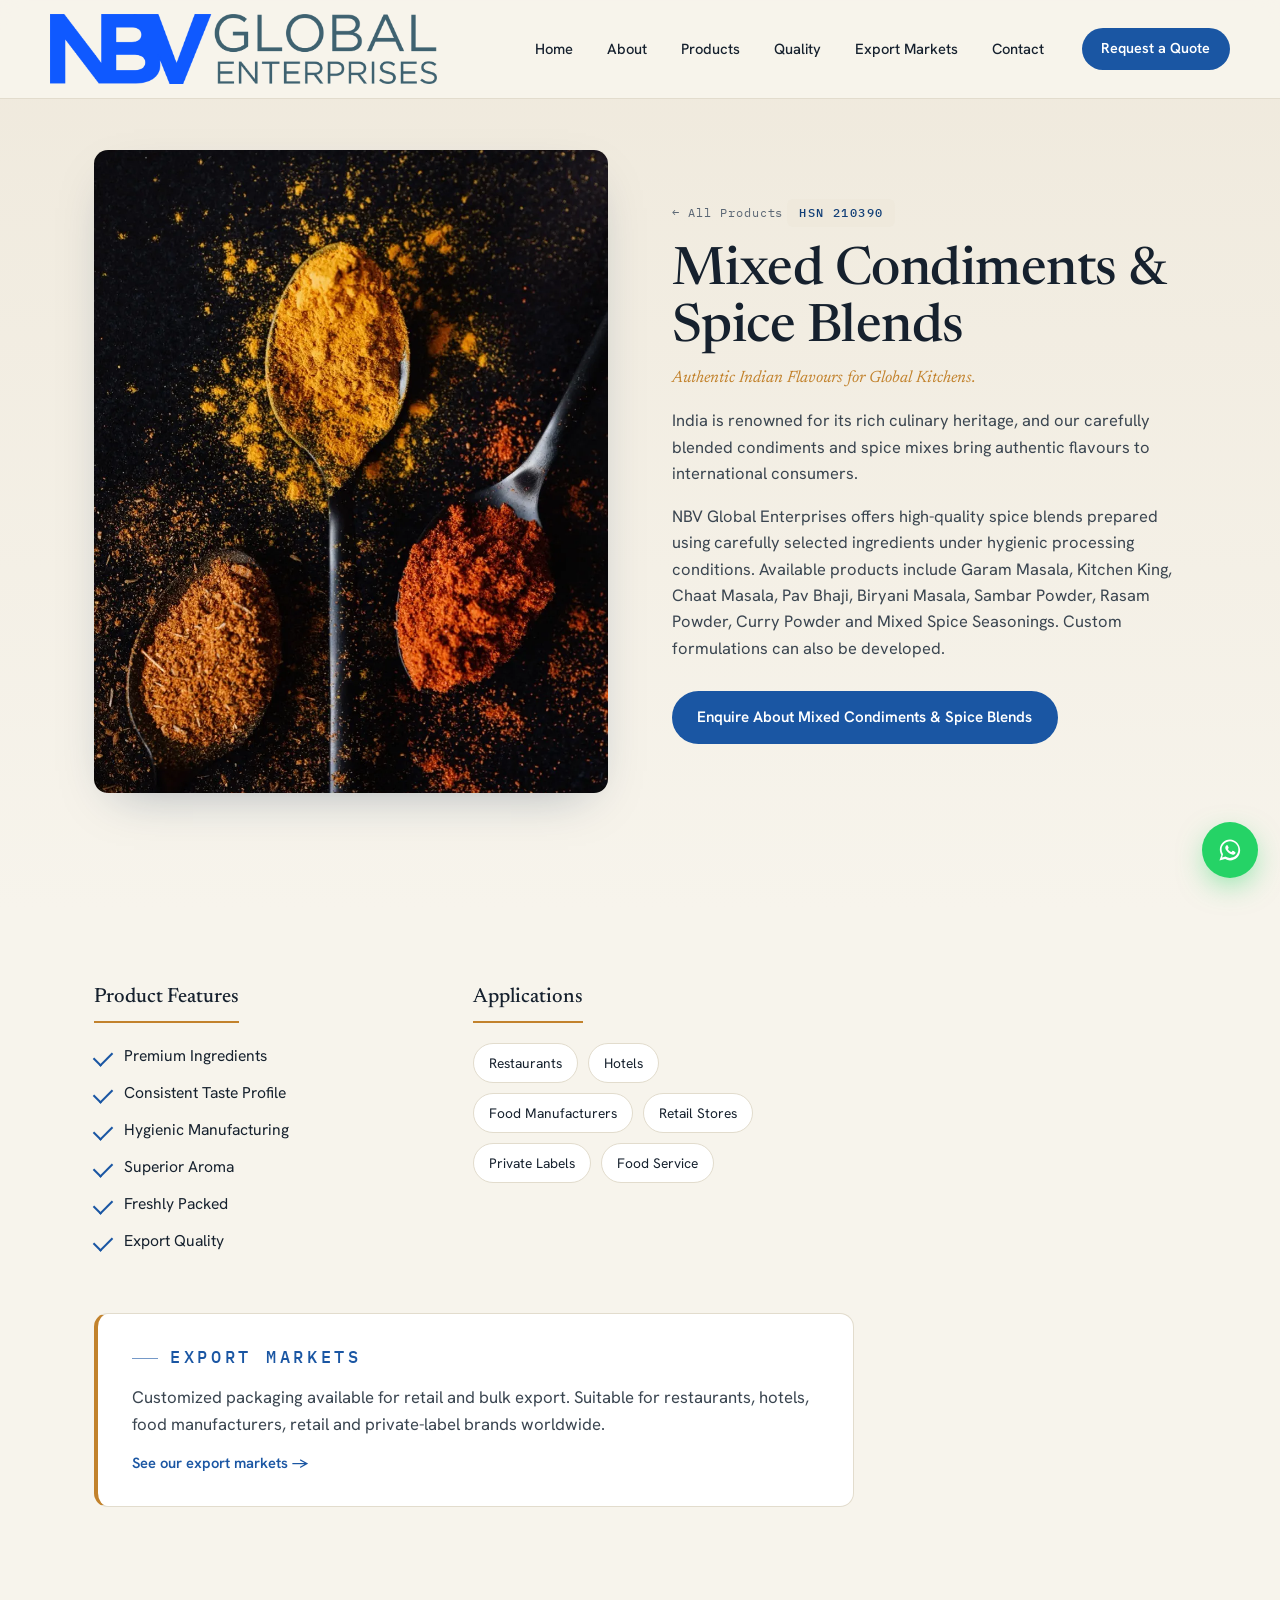
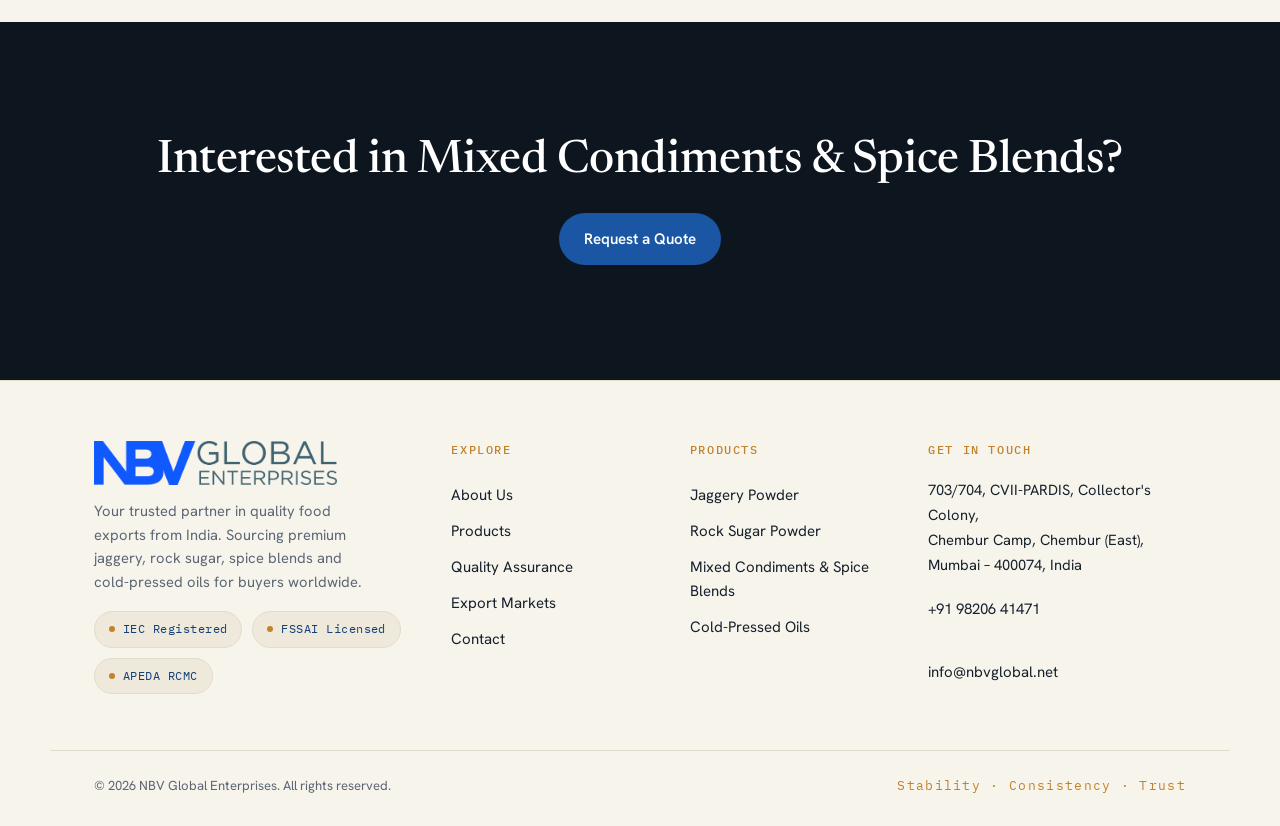
<file: product-mixed-condiments.html>
<!doctype html>
<html lang="en">
<head>
<meta charset="utf-8">
<meta name="viewport" content="width=device-width, initial-scale=1">
<title>Mixed Condiments & Spice Blends · NBV Global Enterprises</title>
<meta name="description" content="Authentic Indian masalas and spice blends (HSN 210390) — garam masala, biryani masala, curry powder and custom formulations.">
    <link rel="canonical" href="https://nbvglobal.net.in/product-mixed-condiments.html">
    <link rel="icon" type="image/x-icon" href="/favicon.ico">
    <link rel="icon" type="image/png" sizes="32x32" href="/assets/favicon-32.png">
    <link rel="icon" type="image/png" sizes="16x16" href="/assets/favicon-16.png">
    <link rel="apple-touch-icon" sizes="180x180" href="/assets/apple-touch-icon.png">
    <meta property="og:type" content="website">
    <meta property="og:site_name" content="NBV Global Enterprises">
    <meta property="og:title" content="Mixed Condiments & Spice Blends Exporter (HSN 210390) — NBV Global Enterprises">
    <meta property="og:description" content="Authentic Indian masalas and spice blends (HSN 210390) — garam masala, biryani masala, curry powder and custom formulations.">
    <meta property="og:url" content="https://nbvglobal.net.in/product-mixed-condiments.html">
    <meta property="og:image" content="https://nbvglobal.net.in/assets/brand.jpg">
    <meta property="og:locale" content="en_IN">
    <meta name="twitter:card" content="summary_large_image">
    <meta name="twitter:title" content="Mixed Condiments & Spice Blends Exporter (HSN 210390) — NBV Global Enterprises">
    <meta name="twitter:description" content="Authentic Indian masalas and spice blends (HSN 210390) — garam masala, biryani masala, curry powder and custom formulations.">
    <meta name="twitter:image" content="https://nbvglobal.net.in/assets/brand.jpg">
    <script type="application/ld+json">{
  "@context": "https://schema.org",
  "@type": "Organization",
  "@id": "https://nbvglobal.net.in/#organization",
  "name": "NBV Global Enterprises",
  "url": "https://nbvglobal.net.in",
  "logo": "https://nbvglobal.net.in/assets/logo.png",
  "image": "https://nbvglobal.net.in/assets/brand.jpg",
  "description": "Merchant exporter of jaggery powder, rock sugar powder, mixed condiments & spice blends, and cold-pressed oils from Mumbai, India.",
  "address": {
    "@type": "PostalAddress",
    "streetAddress": "703/704, CVII-PARDIS, Collector's Colony, Chembur Camp, Chembur (East)",
    "addressLocality": "Mumbai",
    "addressRegion": "Maharashtra",
    "postalCode": "400074",
    "addressCountry": "IN"
  },
  "telephone": "+91-98206-41471",
  "email": "info@nbvglobal.net",
  "areaServed": "World",
  "knowsAbout": [
    "Jaggery Powder",
    "Rock Sugar Powder",
    "Mixed Condiments",
    "Spice Blends",
    "Cold-Pressed Oils",
    "Food Export"
  ]
}</script>
    <script type="application/ld+json">{
  "@context": "https://schema.org",
  "@type": "BreadcrumbList",
  "itemListElement": [
    {
      "@type": "ListItem",
      "position": 1,
      "name": "Home",
      "item": "https://nbvglobal.net.in/"
    },
    {
      "@type": "ListItem",
      "position": 2,
      "name": "Mixed Condiments & Spice Blends",
      "item": "https://nbvglobal.net.in/product-mixed-condiments.html"
    }
  ]
}</script>
<link rel="preconnect" href="https://fonts.googleapis.com">
<link rel="preconnect" href="https://fonts.gstatic.com" crossorigin>
<link href="https://fonts.googleapis.com/css2?family=Newsreader:ital,opsz,wght@0,6..72,400;0,6..72,500;0,6..72,600;1,6..72,400;1,6..72,500&family=Hanken+Grotesk:wght@400;500;600;700&family=IBM+Plex+Mono:wght@400;500;600&display=swap" rel="stylesheet">
<link rel="stylesheet" href="assets/styles.css">
</head>
<body data-page="product-mixed-condiments.html">
<header class="site-header" id="siteHeader">
  <div class="wrap header-inner">
    <a class="brand" href="index.html" aria-label="NBV Global Enterprises home">
      <img src="assets/logo-white.png" alt="NBV Global Enterprises" class="logo-light">
      <img src="assets/logo.png" alt="NBV Global Enterprises" class="logo-dark">
    </a>
    <nav class="nav" aria-label="Primary">
      <ul><li><a href="index.html">Home</a></li><li><a href="about.html">About</a></li><li class="has-menu">
  <a href="products.html">Products</a>
  <div class="submenu">
    <a href="product-jaggery.html">Jaggery Powder</a>
    <a href="product-rock-sugar.html">Rock Sugar Powder</a>
    <a href="product-mixed-condiments.html">Mixed Condiments &amp; Spice Blends</a>
    <a href="product-cold-press-oils.html">Cold-Pressed Oils</a>
  </div>
</li><li><a href="quality.html">Quality</a></li><li><a href="export-markets.html">Export Markets</a></li><li><a href="contact.html">Contact</a></li></ul>
    </nav>
    <a class="btn btn-solid header-cta" href="contact.html">Request a Quote</a>
    <button class="burger" id="burger" aria-label="Menu" aria-expanded="false"><span></span><span></span><span></span></button>
  </div>
</header>
<div class="mobile-menu" id="mobileMenu">
  <a href="index.html">Home</a>
  <a href="about.html">About</a>
  <a href="products.html">Products</a>
  <a href="product-jaggery.html" class="sub">— Jaggery Powder</a>
  <a href="product-rock-sugar.html" class="sub">— Rock Sugar Powder</a>
  <a href="product-mixed-condiments.html" class="sub">— Mixed Condiments</a>
  <a href="product-cold-press-oils.html" class="sub">— Cold-Pressed Oils</a>
  <a href="quality.html">Quality</a>
  <a href="export-markets.html">Export Markets</a>
  <a href="contact.html">Contact</a>
  <a href="contact.html" class="btn btn-solid" style="margin-top:8px">Request a Quote</a>
</div>
<main>
<section class="prod-detail-hero">
  <div class="wrap prod-detail-top">
    <div class="prod-detail-media reveal"><picture>
  <source srcset="assets/mixed-condiments.webp" type="image/webp">
  <img src="assets/mixed-condiments.jpg" alt="Mixed Condiments & Spice Blends" class="" loading="lazy">
</picture></div>
    <div class="prod-detail-intro reveal d1">
      <a class="crumb" href="products.html">&larr; All Products</a>
      <span class="hsn big">HSN 210390</span>
      <h1>Mixed Condiments & Spice Blends</h1>
      <p class="tagline">Authentic Indian Flavours for Global Kitchens.</p>
      <p>India is renowned for its rich culinary heritage, and our carefully blended condiments and spice mixes bring authentic flavours to international consumers.</p><p>NBV Global Enterprises offers high-quality spice blends prepared using carefully selected ingredients under hygienic processing conditions. Available products include Garam Masala, Kitchen King, Chaat Masala, Pav Bhaji, Biryani Masala, Sambar Powder, Rasam Powder, Curry Powder and Mixed Spice Seasonings. Custom formulations can also be developed.</p>
      <a class="btn btn-solid" href="contact.html">Enquire About Mixed Condiments & Spice Blends</a>
    </div>
  </div>
</section>

<section class="prod-specs">
  <div class="wrap specs-grid">
    <div class="spec-block reveal">
      <h3>Product Features</h3>
      <ul class="ticks"><li>Premium Ingredients</li><li>Consistent Taste Profile</li><li>Hygienic Manufacturing</li><li>Superior Aroma</li><li>Freshly Packed</li><li>Export Quality</li></ul>
    </div>
    <div class="spec-block reveal d1">
      <h3>Applications</h3>
      <ul class="chips"><li>Restaurants</li><li>Hotels</li><li>Food Manufacturers</li><li>Retail Stores</li><li>Private Labels</li><li>Food Service</li></ul>
    </div>
    
  </div>
  <div class="wrap">
    <div class="markets-note reveal">
      <p class="eyebrow">Export Markets</p>
      <p>Customized packaging available for retail and bulk export. Suitable for restaurants, hotels, food manufacturers, retail and private-label brands worldwide.</p>
      <a class="text-link" href="export-markets.html">See our export markets &rarr;</a>
    </div>
  </div>
</section>

<section class="cta-band dark reveal">
  <div class="wrap">
    <h2>Interested in Mixed Condiments & Spice Blends?</h2>
    <a class="btn btn-solid" href="contact.html">Request a Quote</a>
  </div>
</section>
</main><footer class="site-footer">
  <div class="wrap footer-grid">
    <div class="foot-brand">
      <img src="assets/logo.png" alt="NBV Global Enterprises" class="foot-logo">
      <p>Your trusted partner in quality food exports from India. Sourcing premium jaggery, rock sugar, spice blends and cold-pressed oils for buyers worldwide.</p>
      <div class="cert-strip">
        <a class="cert-badge" href="quality.html#certifications"><span class="dot"></span>IEC Registered
          <span class="cert-preview"><img src="assets/cert-iec.jpg" alt="Importer-Exporter Code"><span>View on Quality page</span></span>
        </a>
        <a class="cert-badge" href="quality.html#certifications"><span class="dot"></span>FSSAI Licensed
          <span class="cert-preview"><img src="assets/cert-fssai.jpg" alt="FSSAI Central License"><span>View on Quality page</span></span>
        </a>
        <a class="cert-badge" href="quality.html#certifications"><span class="dot"></span>APEDA RCMC
          <span class="cert-preview"><img src="assets/cert-apeda.jpg" alt="APEDA RCMC"><span>View on Quality page</span></span>
        </a>
      </div>
    </div>
    <div class="foot-col">
      <h4>Explore</h4>
      <a href="about.html">About Us</a>
      <a href="products.html">Products</a>
      <a href="quality.html">Quality Assurance</a>
      <a href="export-markets.html">Export Markets</a>
      <a href="contact.html">Contact</a>
    </div>
    <div class="foot-col">
      <h4>Products</h4>
      <a href="product-jaggery.html">Jaggery Powder</a>
      <a href="product-rock-sugar.html">Rock Sugar Powder</a>
      <a href="product-mixed-condiments.html">Mixed Condiments &amp; Spice Blends</a>
      <a href="product-cold-press-oils.html">Cold-Pressed Oils</a>
    </div>
    <div class="foot-col foot-contact">
      <h4>Get in Touch</h4>
      <p>703/704, CVII-PARDIS, Collector's Colony,<br>Chembur Camp, Chembur (East),<br>Mumbai &ndash; 400074, India</p>
      <p><a href="tel:+919820641471">+91 98206 41471</a><br>
      <a href="mailto:info@nbvglobal.net">info@nbvglobal.net</a></p>
    </div>
  </div>
  <div class="wrap foot-bottom">
    <span>&copy; 2026 NBV Global Enterprises. All rights reserved.</span>
    <span class="foot-tag">Stability &middot; Consistency &middot; Trust</span>
  </div>
</footer>
<a class="whatsapp" href="https://wa.me/919820641471" target="_blank" rel="noopener" aria-label="WhatsApp">
  <svg viewBox="0 0 32 32" width="26" height="26" fill="currentColor"><path d="M16 3C9 3 3.5 8.5 3.5 15.5c0 2.4.7 4.7 1.9 6.7L3 29l7-1.8c1.9 1 4 1.6 6 1.6 7 0 12.5-5.5 12.5-12.5S23 3 16 3zm0 22.7c-1.8 0-3.6-.5-5.1-1.4l-.4-.2-4.2 1.1 1.1-4.1-.2-.4c-1-1.6-1.5-3.4-1.5-5.2C5.7 9.8 10.3 5.3 16 5.3s10.3 4.5 10.3 10.2S21.7 25.7 16 25.7zm5.7-7.7c-.3-.2-1.8-.9-2.1-1s-.5-.2-.7.2-.8 1-.9 1.2-.3.2-.6.1c-1.7-.8-2.8-1.5-3.9-3.4-.3-.5.3-.5.8-1.5.1-.2 0-.4 0-.5s-.7-1.7-1-2.3c-.2-.6-.5-.5-.7-.5h-.6c-.2 0-.5.1-.8.4-.3.3-1 1-1 2.5s1.1 2.9 1.2 3.1c.2.2 2.2 3.4 5.3 4.7 2 .8 2.7.9 3.7.8.6-.1 1.8-.7 2.1-1.5.3-.7.3-1.4.2-1.5-.1-.2-.3-.2-.6-.4z"/></svg>
</a>
<script src="assets/main.js"></script>
</body>
</html>
</file>
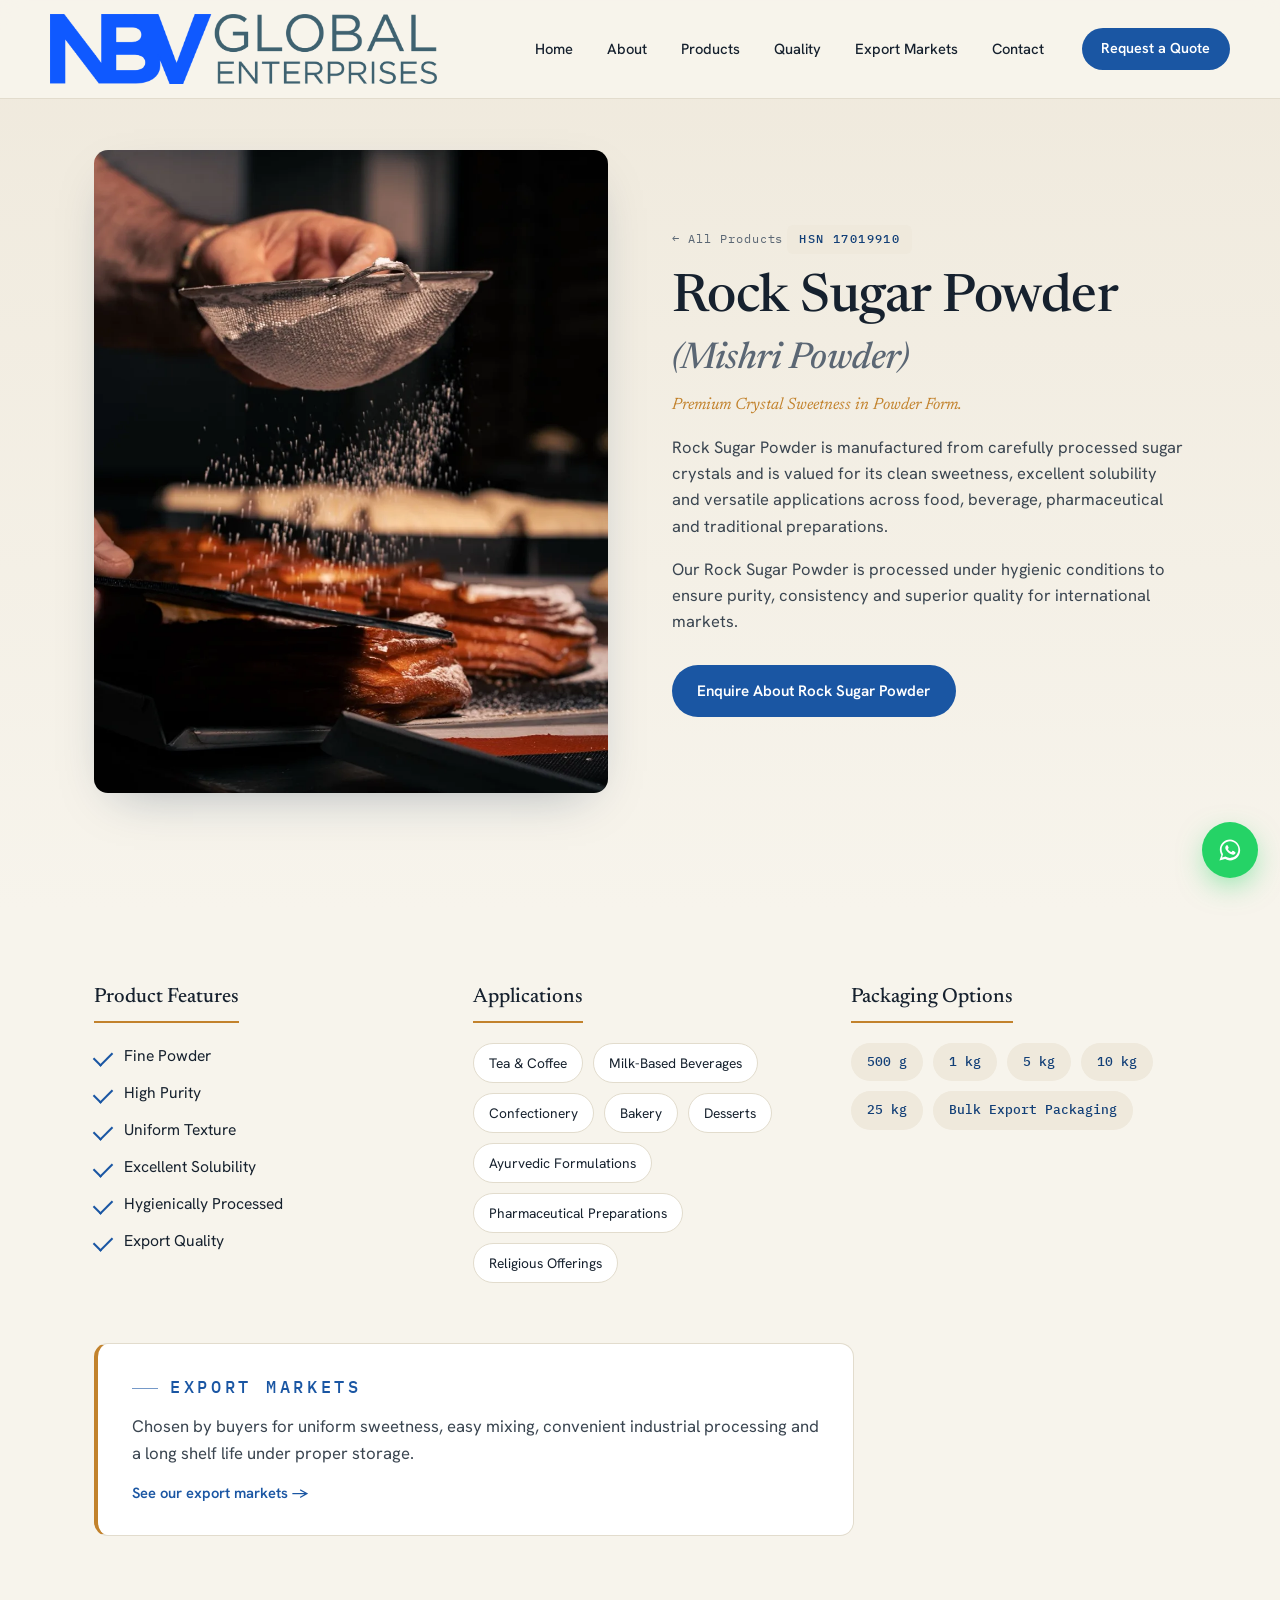
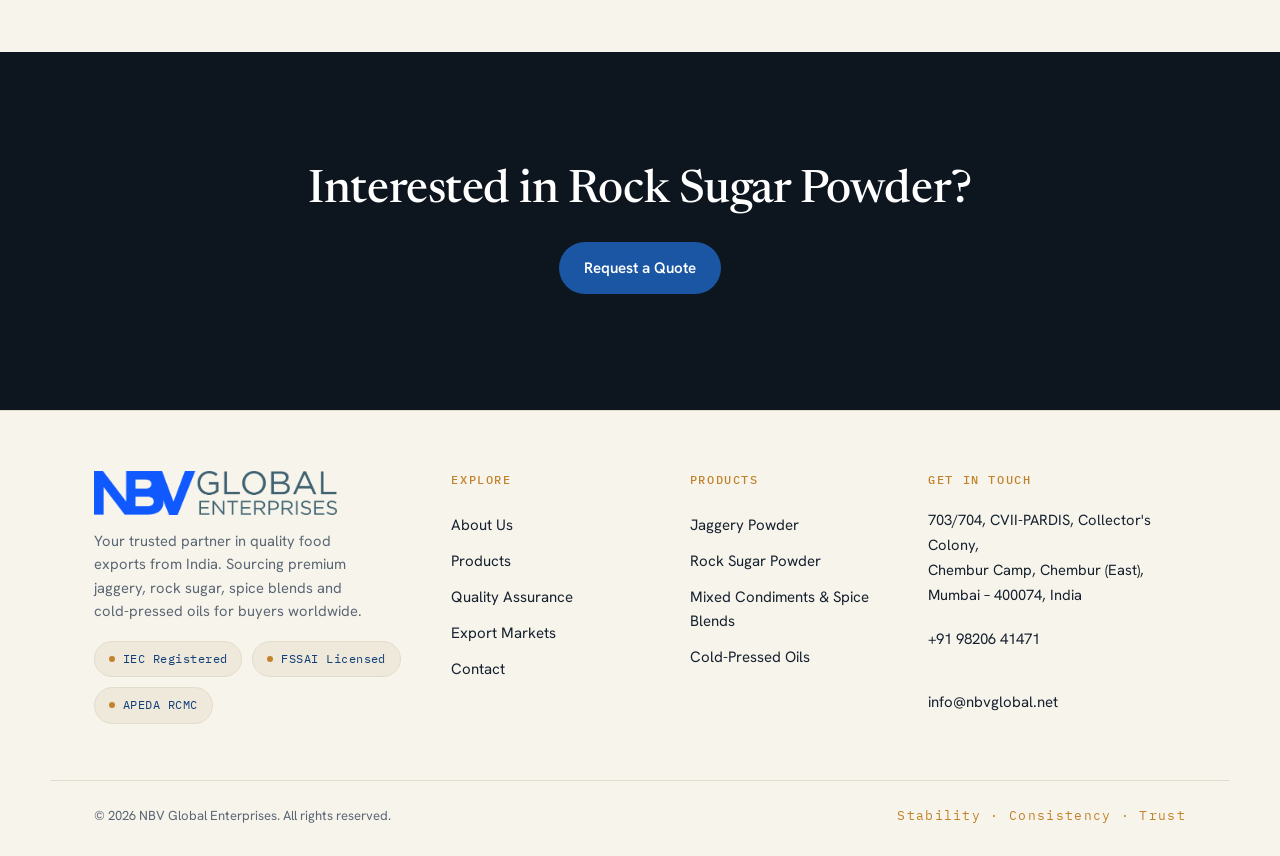
<file: product-rock-sugar.html>
<!doctype html>
<html lang="en">
<head>
<meta charset="utf-8">
<meta name="viewport" content="width=device-width, initial-scale=1">
<title>Rock Sugar Powder · NBV Global Enterprises</title>
<meta name="description" content="Premium rock sugar / mishri powder (HSN 17019910) with clean sweetness and excellent solubility. Export quality from India.">
    <link rel="canonical" href="https://nbvglobal.net.in/product-rock-sugar.html">
    <link rel="icon" type="image/x-icon" href="/favicon.ico">
    <link rel="icon" type="image/png" sizes="32x32" href="/assets/favicon-32.png">
    <link rel="icon" type="image/png" sizes="16x16" href="/assets/favicon-16.png">
    <link rel="apple-touch-icon" sizes="180x180" href="/assets/apple-touch-icon.png">
    <meta property="og:type" content="website">
    <meta property="og:site_name" content="NBV Global Enterprises">
    <meta property="og:title" content="Rock Sugar / Mishri Powder Exporter (HSN 17019910) — NBV Global Enterprises">
    <meta property="og:description" content="Premium rock sugar / mishri powder (HSN 17019910) with clean sweetness and excellent solubility. Export quality from India.">
    <meta property="og:url" content="https://nbvglobal.net.in/product-rock-sugar.html">
    <meta property="og:image" content="https://nbvglobal.net.in/assets/brand.jpg">
    <meta property="og:locale" content="en_IN">
    <meta name="twitter:card" content="summary_large_image">
    <meta name="twitter:title" content="Rock Sugar / Mishri Powder Exporter (HSN 17019910) — NBV Global Enterprises">
    <meta name="twitter:description" content="Premium rock sugar / mishri powder (HSN 17019910) with clean sweetness and excellent solubility. Export quality from India.">
    <meta name="twitter:image" content="https://nbvglobal.net.in/assets/brand.jpg">
    <script type="application/ld+json">{
  "@context": "https://schema.org",
  "@type": "Organization",
  "@id": "https://nbvglobal.net.in/#organization",
  "name": "NBV Global Enterprises",
  "url": "https://nbvglobal.net.in",
  "logo": "https://nbvglobal.net.in/assets/logo.png",
  "image": "https://nbvglobal.net.in/assets/brand.jpg",
  "description": "Merchant exporter of jaggery powder, rock sugar powder, mixed condiments & spice blends, and cold-pressed oils from Mumbai, India.",
  "address": {
    "@type": "PostalAddress",
    "streetAddress": "703/704, CVII-PARDIS, Collector's Colony, Chembur Camp, Chembur (East)",
    "addressLocality": "Mumbai",
    "addressRegion": "Maharashtra",
    "postalCode": "400074",
    "addressCountry": "IN"
  },
  "telephone": "+91-98206-41471",
  "email": "info@nbvglobal.net",
  "areaServed": "World",
  "knowsAbout": [
    "Jaggery Powder",
    "Rock Sugar Powder",
    "Mixed Condiments",
    "Spice Blends",
    "Cold-Pressed Oils",
    "Food Export"
  ]
}</script>
    <script type="application/ld+json">{
  "@context": "https://schema.org",
  "@type": "BreadcrumbList",
  "itemListElement": [
    {
      "@type": "ListItem",
      "position": 1,
      "name": "Home",
      "item": "https://nbvglobal.net.in/"
    },
    {
      "@type": "ListItem",
      "position": 2,
      "name": "Rock Sugar Powder",
      "item": "https://nbvglobal.net.in/product-rock-sugar.html"
    }
  ]
}</script>
<link rel="preconnect" href="https://fonts.googleapis.com">
<link rel="preconnect" href="https://fonts.gstatic.com" crossorigin>
<link href="https://fonts.googleapis.com/css2?family=Newsreader:ital,opsz,wght@0,6..72,400;0,6..72,500;0,6..72,600;1,6..72,400;1,6..72,500&family=Hanken+Grotesk:wght@400;500;600;700&family=IBM+Plex+Mono:wght@400;500;600&display=swap" rel="stylesheet">
<link rel="stylesheet" href="assets/styles.css">
</head>
<body data-page="product-rock-sugar.html">
<header class="site-header" id="siteHeader">
  <div class="wrap header-inner">
    <a class="brand" href="index.html" aria-label="NBV Global Enterprises home">
      <img src="assets/logo-white.png" alt="NBV Global Enterprises" class="logo-light">
      <img src="assets/logo.png" alt="NBV Global Enterprises" class="logo-dark">
    </a>
    <nav class="nav" aria-label="Primary">
      <ul><li><a href="index.html">Home</a></li><li><a href="about.html">About</a></li><li class="has-menu">
  <a href="products.html">Products</a>
  <div class="submenu">
    <a href="product-jaggery.html">Jaggery Powder</a>
    <a href="product-rock-sugar.html">Rock Sugar Powder</a>
    <a href="product-mixed-condiments.html">Mixed Condiments &amp; Spice Blends</a>
    <a href="product-cold-press-oils.html">Cold-Pressed Oils</a>
  </div>
</li><li><a href="quality.html">Quality</a></li><li><a href="export-markets.html">Export Markets</a></li><li><a href="contact.html">Contact</a></li></ul>
    </nav>
    <a class="btn btn-solid header-cta" href="contact.html">Request a Quote</a>
    <button class="burger" id="burger" aria-label="Menu" aria-expanded="false"><span></span><span></span><span></span></button>
  </div>
</header>
<div class="mobile-menu" id="mobileMenu">
  <a href="index.html">Home</a>
  <a href="about.html">About</a>
  <a href="products.html">Products</a>
  <a href="product-jaggery.html" class="sub">— Jaggery Powder</a>
  <a href="product-rock-sugar.html" class="sub">— Rock Sugar Powder</a>
  <a href="product-mixed-condiments.html" class="sub">— Mixed Condiments</a>
  <a href="product-cold-press-oils.html" class="sub">— Cold-Pressed Oils</a>
  <a href="quality.html">Quality</a>
  <a href="export-markets.html">Export Markets</a>
  <a href="contact.html">Contact</a>
  <a href="contact.html" class="btn btn-solid" style="margin-top:8px">Request a Quote</a>
</div>
<main>
<section class="prod-detail-hero">
  <div class="wrap prod-detail-top">
    <div class="prod-detail-media reveal"><picture>
  <source srcset="assets/rock-sugar.webp" type="image/webp">
  <img src="assets/rock-sugar.jpg" alt="Rock Sugar Powder" class="" loading="lazy">
</picture></div>
    <div class="prod-detail-intro reveal d1">
      <a class="crumb" href="products.html">&larr; All Products</a>
      <span class="hsn big">HSN 17019910</span>
      <h1>Rock Sugar Powder <span class="alt">(Mishri Powder)</span></h1>
      <p class="tagline">Premium Crystal Sweetness in Powder Form.</p>
      <p>Rock Sugar Powder is manufactured from carefully processed sugar crystals and is valued for its clean sweetness, excellent solubility and versatile applications across food, beverage, pharmaceutical and traditional preparations.</p><p>Our Rock Sugar Powder is processed under hygienic conditions to ensure purity, consistency and superior quality for international markets.</p>
      <a class="btn btn-solid" href="contact.html">Enquire About Rock Sugar Powder</a>
    </div>
  </div>
</section>

<section class="prod-specs">
  <div class="wrap specs-grid">
    <div class="spec-block reveal">
      <h3>Product Features</h3>
      <ul class="ticks"><li>Fine Powder</li><li>High Purity</li><li>Uniform Texture</li><li>Excellent Solubility</li><li>Hygienically Processed</li><li>Export Quality</li></ul>
    </div>
    <div class="spec-block reveal d1">
      <h3>Applications</h3>
      <ul class="chips"><li>Tea & Coffee</li><li>Milk-Based Beverages</li><li>Confectionery</li><li>Bakery</li><li>Desserts</li><li>Ayurvedic Formulations</li><li>Pharmaceutical Preparations</li><li>Religious Offerings</li></ul>
    </div>
    <div class="spec-block reveal">
      <h3>Packaging Options</h3>
      <ul class="chips pack"><li>500 g</li><li>1 kg</li><li>5 kg</li><li>10 kg</li><li>25 kg</li><li>Bulk Export Packaging</li></ul>
    </div>
  </div>
  <div class="wrap">
    <div class="markets-note reveal">
      <p class="eyebrow">Export Markets</p>
      <p>Chosen by buyers for uniform sweetness, easy mixing, convenient industrial processing and a long shelf life under proper storage.</p>
      <a class="text-link" href="export-markets.html">See our export markets &rarr;</a>
    </div>
  </div>
</section>

<section class="cta-band dark reveal">
  <div class="wrap">
    <h2>Interested in Rock Sugar Powder?</h2>
    <a class="btn btn-solid" href="contact.html">Request a Quote</a>
  </div>
</section>
</main><footer class="site-footer">
  <div class="wrap footer-grid">
    <div class="foot-brand">
      <img src="assets/logo.png" alt="NBV Global Enterprises" class="foot-logo">
      <p>Your trusted partner in quality food exports from India. Sourcing premium jaggery, rock sugar, spice blends and cold-pressed oils for buyers worldwide.</p>
      <div class="cert-strip">
        <a class="cert-badge" href="quality.html#certifications"><span class="dot"></span>IEC Registered
          <span class="cert-preview"><img src="assets/cert-iec.jpg" alt="Importer-Exporter Code"><span>View on Quality page</span></span>
        </a>
        <a class="cert-badge" href="quality.html#certifications"><span class="dot"></span>FSSAI Licensed
          <span class="cert-preview"><img src="assets/cert-fssai.jpg" alt="FSSAI Central License"><span>View on Quality page</span></span>
        </a>
        <a class="cert-badge" href="quality.html#certifications"><span class="dot"></span>APEDA RCMC
          <span class="cert-preview"><img src="assets/cert-apeda.jpg" alt="APEDA RCMC"><span>View on Quality page</span></span>
        </a>
      </div>
    </div>
    <div class="foot-col">
      <h4>Explore</h4>
      <a href="about.html">About Us</a>
      <a href="products.html">Products</a>
      <a href="quality.html">Quality Assurance</a>
      <a href="export-markets.html">Export Markets</a>
      <a href="contact.html">Contact</a>
    </div>
    <div class="foot-col">
      <h4>Products</h4>
      <a href="product-jaggery.html">Jaggery Powder</a>
      <a href="product-rock-sugar.html">Rock Sugar Powder</a>
      <a href="product-mixed-condiments.html">Mixed Condiments &amp; Spice Blends</a>
      <a href="product-cold-press-oils.html">Cold-Pressed Oils</a>
    </div>
    <div class="foot-col foot-contact">
      <h4>Get in Touch</h4>
      <p>703/704, CVII-PARDIS, Collector's Colony,<br>Chembur Camp, Chembur (East),<br>Mumbai &ndash; 400074, India</p>
      <p><a href="tel:+919820641471">+91 98206 41471</a><br>
      <a href="mailto:info@nbvglobal.net">info@nbvglobal.net</a></p>
    </div>
  </div>
  <div class="wrap foot-bottom">
    <span>&copy; 2026 NBV Global Enterprises. All rights reserved.</span>
    <span class="foot-tag">Stability &middot; Consistency &middot; Trust</span>
  </div>
</footer>
<a class="whatsapp" href="https://wa.me/919820641471" target="_blank" rel="noopener" aria-label="WhatsApp">
  <svg viewBox="0 0 32 32" width="26" height="26" fill="currentColor"><path d="M16 3C9 3 3.5 8.5 3.5 15.5c0 2.4.7 4.7 1.9 6.7L3 29l7-1.8c1.9 1 4 1.6 6 1.6 7 0 12.5-5.5 12.5-12.5S23 3 16 3zm0 22.7c-1.8 0-3.6-.5-5.1-1.4l-.4-.2-4.2 1.1 1.1-4.1-.2-.4c-1-1.6-1.5-3.4-1.5-5.2C5.7 9.8 10.3 5.3 16 5.3s10.3 4.5 10.3 10.2S21.7 25.7 16 25.7zm5.7-7.7c-.3-.2-1.8-.9-2.1-1s-.5-.2-.7.2-.8 1-.9 1.2-.3.2-.6.1c-1.7-.8-2.8-1.5-3.9-3.4-.3-.5.3-.5.8-1.5.1-.2 0-.4 0-.5s-.7-1.7-1-2.3c-.2-.6-.5-.5-.7-.5h-.6c-.2 0-.5.1-.8.4-.3.3-1 1-1 2.5s1.1 2.9 1.2 3.1c.2.2 2.2 3.4 5.3 4.7 2 .8 2.7.9 3.7.8.6-.1 1.8-.7 2.1-1.5.3-.7.3-1.4.2-1.5-.1-.2-.3-.2-.6-.4z"/></svg>
</a>
<script src="assets/main.js"></script>
</body>
</html>
</file>
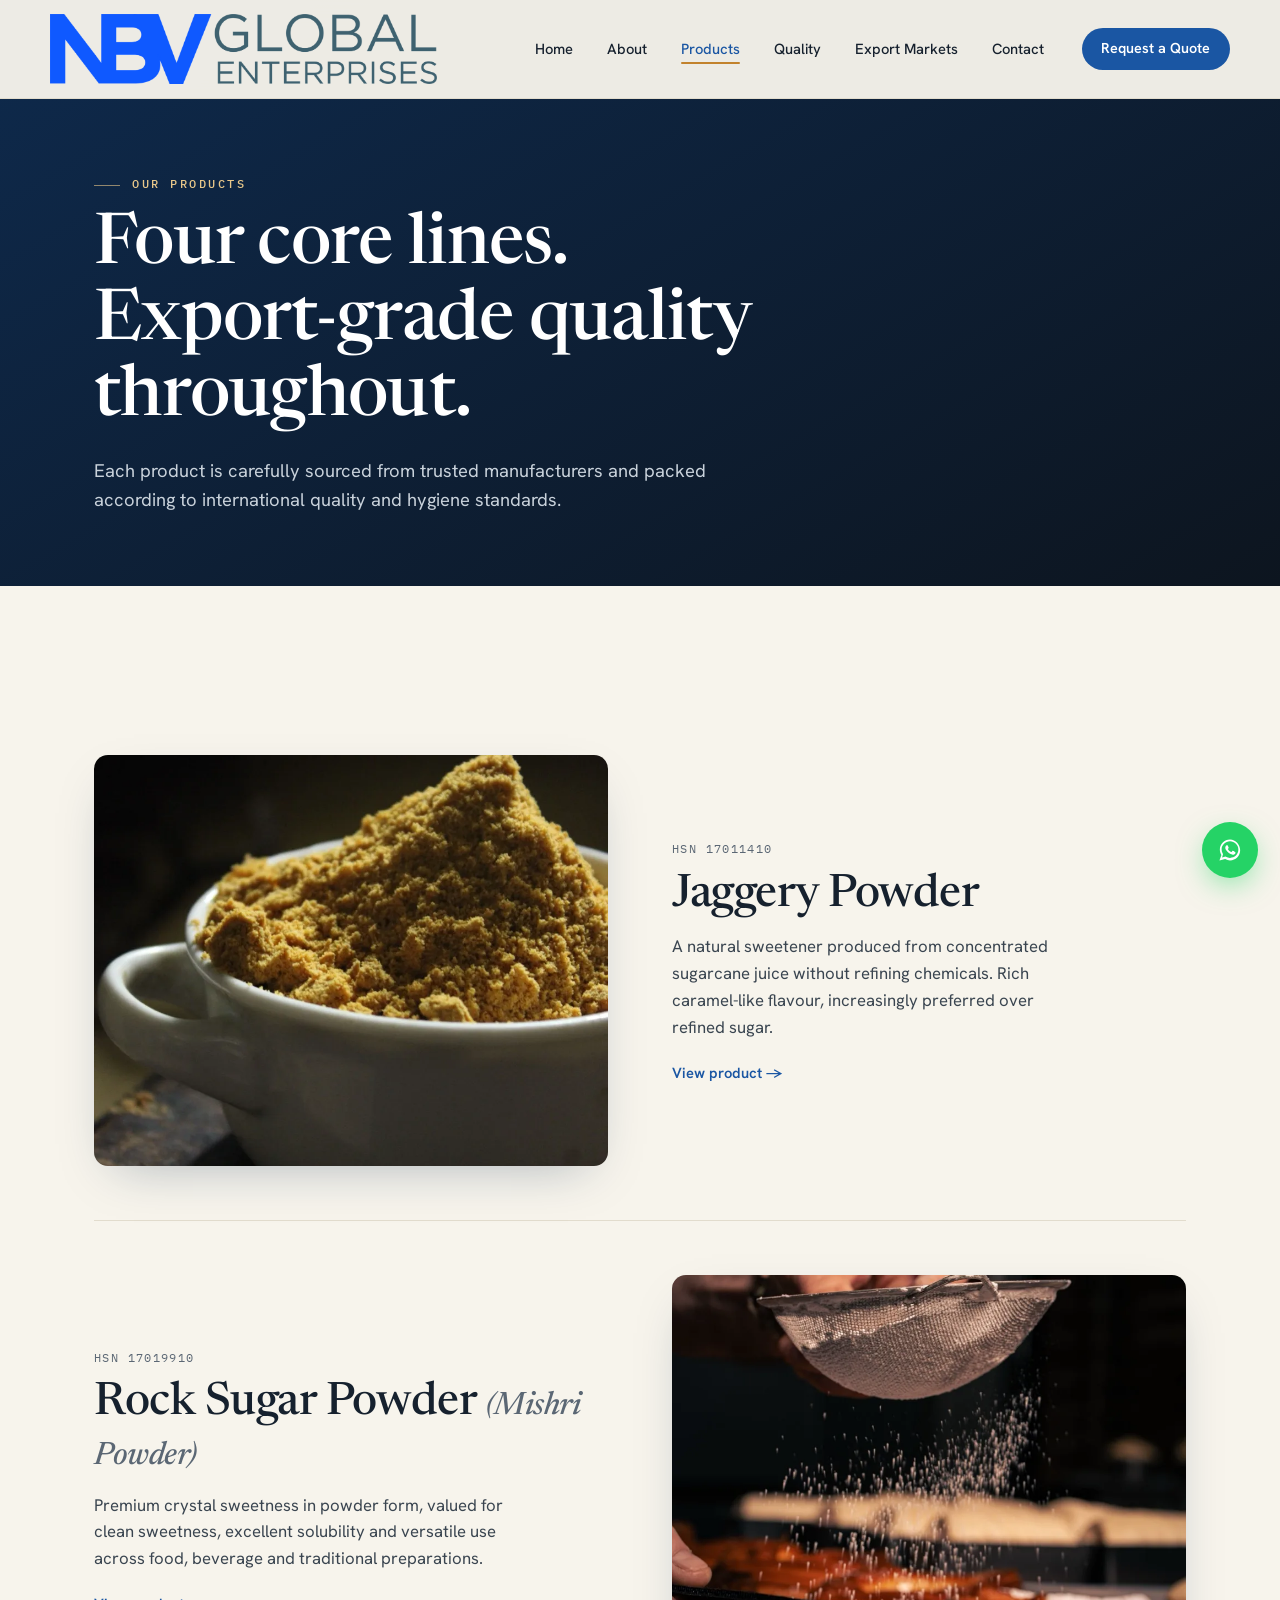
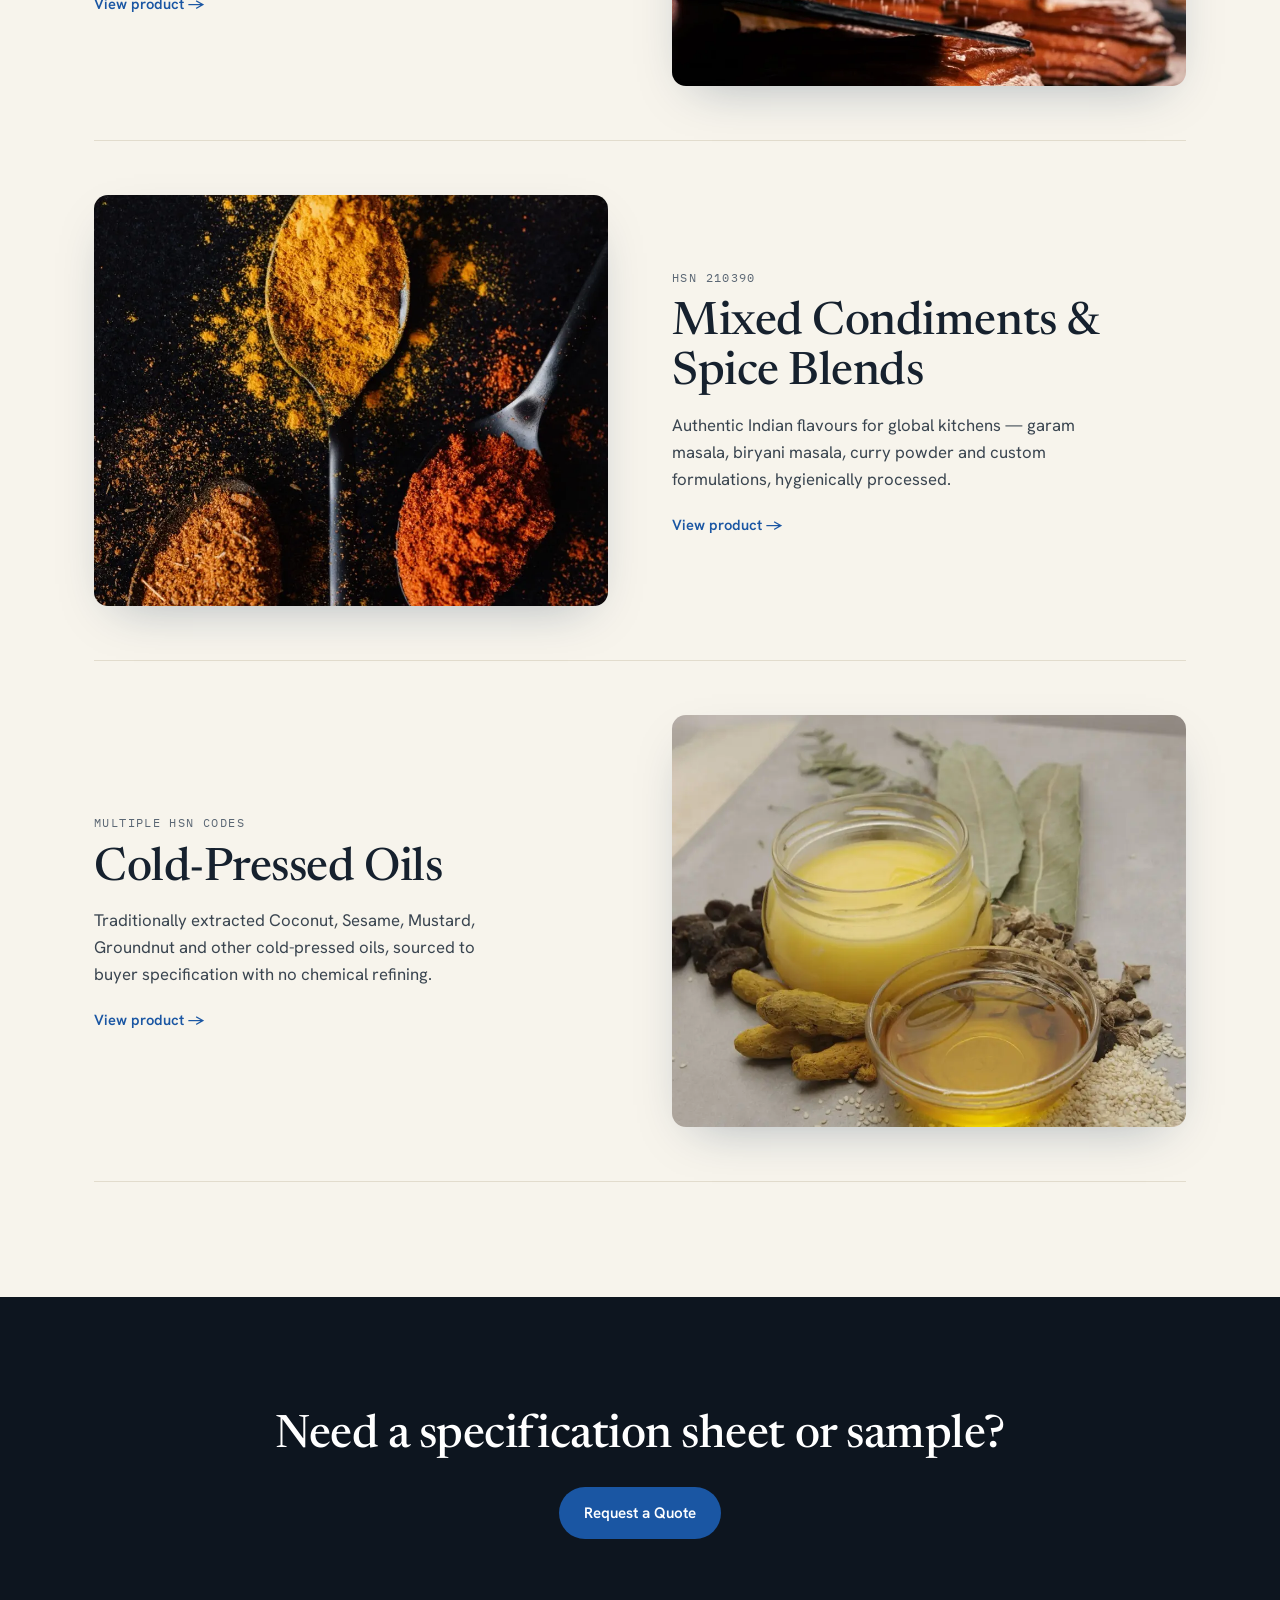
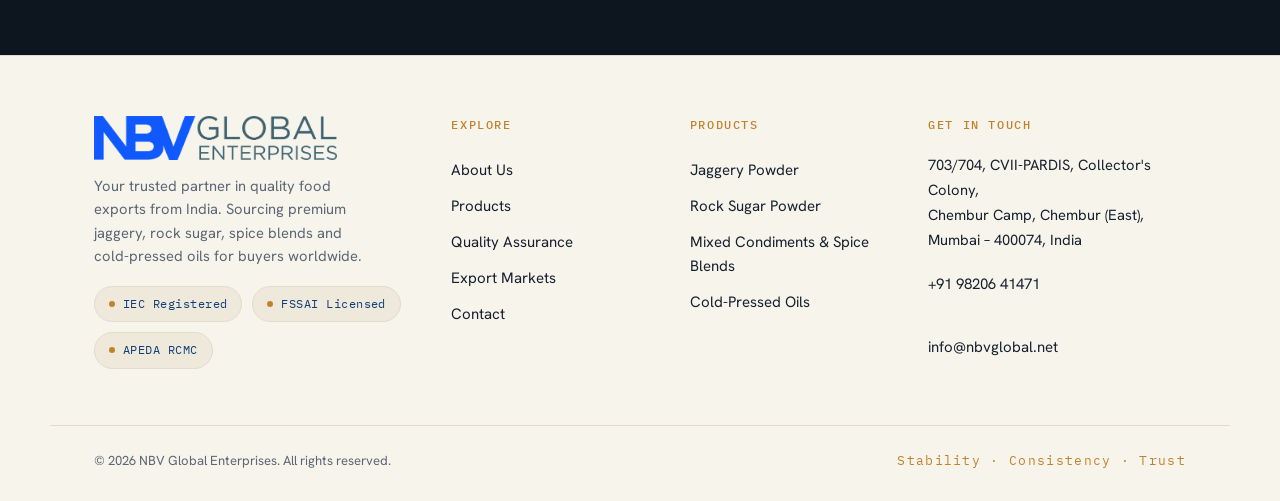
<file: products.html>
<!doctype html>
<html lang="en">
<head>
<meta charset="utf-8">
<meta name="viewport" content="width=device-width, initial-scale=1">
<title>Products · NBV Global Enterprises</title>
<meta name="description" content="Jaggery Powder, Rock Sugar Powder, Mixed Condiments & Spice Blends, and Cold-Pressed Oils — export-grade Indian food products.">
    <link rel="canonical" href="https://nbvglobal.net.in/products.html">
    <link rel="icon" type="image/x-icon" href="/favicon.ico">
    <link rel="icon" type="image/png" sizes="32x32" href="/assets/favicon-32.png">
    <link rel="icon" type="image/png" sizes="16x16" href="/assets/favicon-16.png">
    <link rel="apple-touch-icon" sizes="180x180" href="/assets/apple-touch-icon.png">
    <meta property="og:type" content="website">
    <meta property="og:site_name" content="NBV Global Enterprises">
    <meta property="og:title" content="Our Products — Jaggery, Rock Sugar, Spice Blends & Cold-Pressed Oils">
    <meta property="og:description" content="Jaggery Powder, Rock Sugar Powder, Mixed Condiments & Spice Blends, and Cold-Pressed Oils — export-grade Indian food products.">
    <meta property="og:url" content="https://nbvglobal.net.in/products.html">
    <meta property="og:image" content="https://nbvglobal.net.in/assets/brand.jpg">
    <meta property="og:locale" content="en_IN">
    <meta name="twitter:card" content="summary_large_image">
    <meta name="twitter:title" content="Our Products — Jaggery, Rock Sugar, Spice Blends & Cold-Pressed Oils">
    <meta name="twitter:description" content="Jaggery Powder, Rock Sugar Powder, Mixed Condiments & Spice Blends, and Cold-Pressed Oils — export-grade Indian food products.">
    <meta name="twitter:image" content="https://nbvglobal.net.in/assets/brand.jpg">
    <script type="application/ld+json">{
  "@context": "https://schema.org",
  "@type": "Organization",
  "@id": "https://nbvglobal.net.in/#organization",
  "name": "NBV Global Enterprises",
  "url": "https://nbvglobal.net.in",
  "logo": "https://nbvglobal.net.in/assets/logo.png",
  "image": "https://nbvglobal.net.in/assets/brand.jpg",
  "description": "Merchant exporter of jaggery powder, rock sugar powder, mixed condiments & spice blends, and cold-pressed oils from Mumbai, India.",
  "address": {
    "@type": "PostalAddress",
    "streetAddress": "703/704, CVII-PARDIS, Collector's Colony, Chembur Camp, Chembur (East)",
    "addressLocality": "Mumbai",
    "addressRegion": "Maharashtra",
    "postalCode": "400074",
    "addressCountry": "IN"
  },
  "telephone": "+91-98206-41471",
  "email": "info@nbvglobal.net",
  "areaServed": "World",
  "knowsAbout": [
    "Jaggery Powder",
    "Rock Sugar Powder",
    "Mixed Condiments",
    "Spice Blends",
    "Cold-Pressed Oils",
    "Food Export"
  ]
}</script>
    <script type="application/ld+json">{
  "@context": "https://schema.org",
  "@type": "BreadcrumbList",
  "itemListElement": [
    {
      "@type": "ListItem",
      "position": 1,
      "name": "Home",
      "item": "https://nbvglobal.net.in/"
    },
    {
      "@type": "ListItem",
      "position": 2,
      "name": "Products",
      "item": "https://nbvglobal.net.in/products.html"
    }
  ]
}</script>
<link rel="preconnect" href="https://fonts.googleapis.com">
<link rel="preconnect" href="https://fonts.gstatic.com" crossorigin>
<link href="https://fonts.googleapis.com/css2?family=Newsreader:ital,opsz,wght@0,6..72,400;0,6..72,500;0,6..72,600;1,6..72,400;1,6..72,500&family=Hanken+Grotesk:wght@400;500;600;700&family=IBM+Plex+Mono:wght@400;500;600&display=swap" rel="stylesheet">
<link rel="stylesheet" href="assets/styles.css">
</head>
<body data-page="products.html">
<header class="site-header" id="siteHeader">
  <div class="wrap header-inner">
    <a class="brand" href="index.html" aria-label="NBV Global Enterprises home">
      <img src="assets/logo-white.png" alt="NBV Global Enterprises" class="logo-light">
      <img src="assets/logo.png" alt="NBV Global Enterprises" class="logo-dark">
    </a>
    <nav class="nav" aria-label="Primary">
      <ul><li><a href="index.html">Home</a></li><li><a href="about.html">About</a></li><li class="has-menu">
  <a href="products.html" aria-current="page">Products</a>
  <div class="submenu">
    <a href="product-jaggery.html">Jaggery Powder</a>
    <a href="product-rock-sugar.html">Rock Sugar Powder</a>
    <a href="product-mixed-condiments.html">Mixed Condiments &amp; Spice Blends</a>
    <a href="product-cold-press-oils.html">Cold-Pressed Oils</a>
  </div>
</li><li><a href="quality.html">Quality</a></li><li><a href="export-markets.html">Export Markets</a></li><li><a href="contact.html">Contact</a></li></ul>
    </nav>
    <a class="btn btn-solid header-cta" href="contact.html">Request a Quote</a>
    <button class="burger" id="burger" aria-label="Menu" aria-expanded="false"><span></span><span></span><span></span></button>
  </div>
</header>
<div class="mobile-menu" id="mobileMenu">
  <a href="index.html">Home</a>
  <a href="about.html">About</a>
  <a href="products.html">Products</a>
  <a href="product-jaggery.html" class="sub">— Jaggery Powder</a>
  <a href="product-rock-sugar.html" class="sub">— Rock Sugar Powder</a>
  <a href="product-mixed-condiments.html" class="sub">— Mixed Condiments</a>
  <a href="product-cold-press-oils.html" class="sub">— Cold-Pressed Oils</a>
  <a href="quality.html">Quality</a>
  <a href="export-markets.html">Export Markets</a>
  <a href="contact.html">Contact</a>
  <a href="contact.html" class="btn btn-solid" style="margin-top:8px">Request a Quote</a>
</div>
<main>
<section class="page-hero">
  <div class="wrap">
    <p class="eyebrow light reveal">Our Products</p>
    <h1 class="reveal d1">Four core lines. Export-grade quality throughout.</h1>
    <p class="page-hero-lead reveal d2">Each product is carefully sourced from trusted manufacturers and packed according to international quality and hygiene standards.</p>
  </div>
</section>

<section class="prod-list-sec">
  <div class="wrap">
    <a class="prod-row reveal" href="product-jaggery.html">
      <div class="prod-row-img"><picture>
  <source srcset="assets/jaggery.webp" type="image/webp">
  <img src="assets/jaggery.jpg" alt="Jaggery Powder" class="" loading="lazy">
</picture></div>
      <div class="prod-row-body"><span class="hsn">HSN 17011410</span><h2>Jaggery Powder</h2><p>A natural sweetener produced from concentrated sugarcane juice without refining chemicals. Rich caramel-like flavour, increasingly preferred over refined sugar.</p><span class="text-link">View product &rarr;</span></div>
    </a>
    <a class="prod-row reverse reveal" href="product-rock-sugar.html">
      <div class="prod-row-img"><picture>
  <source srcset="assets/rock-sugar.webp" type="image/webp">
  <img src="assets/rock-sugar.jpg" alt="Rock Sugar Powder" class="" loading="lazy">
</picture></div>
      <div class="prod-row-body"><span class="hsn">HSN 17019910</span><h2>Rock Sugar Powder <span class="alt">(Mishri Powder)</span></h2><p>Premium crystal sweetness in powder form, valued for clean sweetness, excellent solubility and versatile use across food, beverage and traditional preparations.</p><span class="text-link">View product &rarr;</span></div>
    </a>
    <a class="prod-row reveal" href="product-mixed-condiments.html">
      <div class="prod-row-img"><picture>
  <source srcset="assets/mixed-condiments.webp" type="image/webp">
  <img src="assets/mixed-condiments.jpg" alt="Mixed Condiments and Spice Blends" class="" loading="lazy">
</picture></div>
      <div class="prod-row-body"><span class="hsn">HSN 210390</span><h2>Mixed Condiments &amp; Spice Blends</h2><p>Authentic Indian flavours for global kitchens &mdash; garam masala, biryani masala, curry powder and custom formulations, hygienically processed.</p><span class="text-link">View product &rarr;</span></div>
    </a>
    <a class="prod-row reverse reveal" href="product-cold-press-oils.html">
      <div class="prod-row-img"><picture>
  <source srcset="assets/cold-press-sesame.webp" type="image/webp">
  <img src="assets/cold-press-sesame.jpg" alt="Cold-Pressed Oils" class="" loading="lazy">
</picture></div>
      <div class="prod-row-body"><span class="hsn">Multiple HSN Codes</span><h2>Cold-Pressed Oils</h2><p>Traditionally extracted Coconut, Sesame, Mustard, Groundnut and other cold-pressed oils, sourced to buyer specification with no chemical refining.</p><span class="text-link">View product &rarr;</span></div>
    </a>
  </div>
</section>

<section class="cta-band dark reveal">
  <div class="wrap">
    <h2>Need a specification sheet or sample?</h2>
    <a class="btn btn-solid" href="contact.html">Request a Quote</a>
  </div>
</section>
</main><footer class="site-footer">
  <div class="wrap footer-grid">
    <div class="foot-brand">
      <img src="assets/logo.png" alt="NBV Global Enterprises" class="foot-logo">
      <p>Your trusted partner in quality food exports from India. Sourcing premium jaggery, rock sugar, spice blends and cold-pressed oils for buyers worldwide.</p>
      <div class="cert-strip">
        <a class="cert-badge" href="quality.html#certifications"><span class="dot"></span>IEC Registered
          <span class="cert-preview"><img src="assets/cert-iec.jpg" alt="Importer-Exporter Code"><span>View on Quality page</span></span>
        </a>
        <a class="cert-badge" href="quality.html#certifications"><span class="dot"></span>FSSAI Licensed
          <span class="cert-preview"><img src="assets/cert-fssai.jpg" alt="FSSAI Central License"><span>View on Quality page</span></span>
        </a>
        <a class="cert-badge" href="quality.html#certifications"><span class="dot"></span>APEDA RCMC
          <span class="cert-preview"><img src="assets/cert-apeda.jpg" alt="APEDA RCMC"><span>View on Quality page</span></span>
        </a>
      </div>
    </div>
    <div class="foot-col">
      <h4>Explore</h4>
      <a href="about.html">About Us</a>
      <a href="products.html">Products</a>
      <a href="quality.html">Quality Assurance</a>
      <a href="export-markets.html">Export Markets</a>
      <a href="contact.html">Contact</a>
    </div>
    <div class="foot-col">
      <h4>Products</h4>
      <a href="product-jaggery.html">Jaggery Powder</a>
      <a href="product-rock-sugar.html">Rock Sugar Powder</a>
      <a href="product-mixed-condiments.html">Mixed Condiments &amp; Spice Blends</a>
      <a href="product-cold-press-oils.html">Cold-Pressed Oils</a>
    </div>
    <div class="foot-col foot-contact">
      <h4>Get in Touch</h4>
      <p>703/704, CVII-PARDIS, Collector's Colony,<br>Chembur Camp, Chembur (East),<br>Mumbai &ndash; 400074, India</p>
      <p><a href="tel:+919820641471">+91 98206 41471</a><br>
      <a href="mailto:info@nbvglobal.net">info@nbvglobal.net</a></p>
    </div>
  </div>
  <div class="wrap foot-bottom">
    <span>&copy; 2026 NBV Global Enterprises. All rights reserved.</span>
    <span class="foot-tag">Stability &middot; Consistency &middot; Trust</span>
  </div>
</footer>
<a class="whatsapp" href="https://wa.me/919820641471" target="_blank" rel="noopener" aria-label="WhatsApp">
  <svg viewBox="0 0 32 32" width="26" height="26" fill="currentColor"><path d="M16 3C9 3 3.5 8.5 3.5 15.5c0 2.4.7 4.7 1.9 6.7L3 29l7-1.8c1.9 1 4 1.6 6 1.6 7 0 12.5-5.5 12.5-12.5S23 3 16 3zm0 22.7c-1.8 0-3.6-.5-5.1-1.4l-.4-.2-4.2 1.1 1.1-4.1-.2-.4c-1-1.6-1.5-3.4-1.5-5.2C5.7 9.8 10.3 5.3 16 5.3s10.3 4.5 10.3 10.2S21.7 25.7 16 25.7zm5.7-7.7c-.3-.2-1.8-.9-2.1-1s-.5-.2-.7.2-.8 1-.9 1.2-.3.2-.6.1c-1.7-.8-2.8-1.5-3.9-3.4-.3-.5.3-.5.8-1.5.1-.2 0-.4 0-.5s-.7-1.7-1-2.3c-.2-.6-.5-.5-.7-.5h-.6c-.2 0-.5.1-.8.4-.3.3-1 1-1 2.5s1.1 2.9 1.2 3.1c.2.2 2.2 3.4 5.3 4.7 2 .8 2.7.9 3.7.8.6-.1 1.8-.7 2.1-1.5.3-.7.3-1.4.2-1.5-.1-.2-.3-.2-.6-.4z"/></svg>
</a>
<script src="assets/main.js"></script>
</body>
</html>
</file>
<file: assets/styles.css>
/* NBV Global Enterprises — B2B export site
   Brand: logo blue + slate grey, warm amber accent, paper base.
   Type: Newsreader (display serif) + Hanken Grotesk (body) + IBM Plex Mono (specs) */

:root{
  --blue:#1a56a3;        /* logo blue */
  --blue-deep:#123f77;
  --blue-ink:#0e2a4d;
  --slate:#5b6774;       /* logo grey */
  --ink:#16212e;         /* near-black text */
  --ink-2:#0d151f;       /* dark section bg */
  --paper:#f7f4ec;       /* warm off-white */
  --paper-2:#efe9dc;
  --line:#e2dccd;
  --amber:#c2822c;       /* warm accent (jaggery/spice) */
  --amber-soft:#e9c88a;
  --white:#ffffff;
  --muted:#6b7480;

  --serif:'Newsreader',Georgia,serif;
  --sans:'Hanken Grotesk',system-ui,sans-serif;
  --mono:'IBM Plex Mono',ui-monospace,monospace;

  --wrap:1180px;
  --r:14px;
  --shadow:0 18px 50px -22px rgba(14,42,77,.35);
  --ease:cubic-bezier(.2,.7,.2,1);
}

*{box-sizing:border-box;margin:0;padding:0}
html{scroll-behavior:smooth;overflow-x:hidden;width:100%}
body{
  font-family:var(--sans);
  color:var(--ink);
  background:var(--paper);
  line-height:1.6;
  -webkit-font-smoothing:antialiased;
  overflow-x:hidden;
}
img{max-width:100%;display:block}
a{color:inherit;text-decoration:none}
picture{display:block;height:100%}
.wrap{max-width:var(--wrap);margin:0 auto;padding:0 clamp(20px,5vw,44px)}

/* ---------- Typography ---------- */
h1,h2,h3{font-family:var(--serif);font-weight:500;line-height:1.08;letter-spacing:-.01em;color:var(--ink)}
h1{font-size:clamp(2.5rem,6vw,4.4rem)}
h2{font-size:clamp(1.9rem,3.6vw,2.9rem)}
h3{font-size:1.28rem;letter-spacing:0}
h1 em,h2 em{font-style:italic;font-weight:400;color:var(--blue)}
p{color:#3a4550}
.dark h1,.dark h2,.dark h3{color:#f4f1e9}
.dark p{color:#c3cbd4}

.eyebrow{
  font-family:var(--mono);font-size:.72rem;font-weight:500;
  letter-spacing:.22em;text-transform:uppercase;color:var(--blue);
  margin-bottom:1rem;display:inline-block;
}
.eyebrow.light{color:var(--amber-soft)}
.eyebrow::before{content:"";display:inline-block;width:26px;height:1px;background:currentColor;vertical-align:middle;margin-right:12px;opacity:.6}
.eyebrow.center{display:block;text-align:center}
.eyebrow.center::before{display:none}

.hsn{font-family:var(--mono);font-size:.72rem;letter-spacing:.12em;color:var(--slate);text-transform:uppercase}
.hsn.big{display:inline-block;background:var(--paper-2);color:var(--blue-deep);padding:5px 12px;border-radius:6px;margin-bottom:1rem;font-weight:500}
.alt{font-style:italic;color:var(--slate);font-size:.7em;font-family:var(--serif)}

.text-link{font-weight:600;color:var(--blue);font-size:.92rem;transition:.25s var(--ease)}
.text-link:hover{color:var(--amber);letter-spacing:.01em}
.lead-line{font-size:1.08rem;color:var(--ink);font-weight:500}

/* ---------- Buttons ---------- */
.btn{
  display:inline-flex;align-items:center;justify-content:center;gap:.5em;
  font-family:var(--sans);font-weight:600;font-size:.95rem;
  padding:.85em 1.6em;border-radius:100px;cursor:pointer;border:1.5px solid transparent;
  transition:.3s var(--ease);white-space:normal;text-align:center;max-width:100%;
}
.btn-solid{background:var(--blue);color:#fff}
.btn-solid:hover{background:var(--blue-deep);transform:translateY(-2px);box-shadow:0 12px 30px -10px rgba(26,86,163,.6)}
.btn-ghost{border-color:rgba(255,255,255,.5);color:#fff}
.btn-ghost:hover{background:rgba(255,255,255,.12);border-color:#fff}

/* ---------- Header ---------- */
.site-header{
  position:fixed;top:0;left:0;right:0;z-index:100;
  transition:.35s var(--ease);
  background:rgba(247,244,236,.96);backdrop-filter:blur(12px);box-shadow:0 1px 0 var(--line);
}
.site-header.scrolled{background:rgba(247,244,236,.96);backdrop-filter:blur(12px);box-shadow:0 1px 0 var(--line)}
.header-inner{display:flex;align-items:center;gap:24px;padding:14px 0;transition:padding .3s}
.site-header.scrolled .header-inner{padding:10px 0}
.brand{display:flex;align-items:center;position:relative}
/* logo: always dark version on light header; scales down on mobile */
.brand img{height:clamp(50px,6.8vw,70px);width:auto;transition:.3s}
.site-header.scrolled .brand img{height:clamp(48px,6.3vw,63px)}
.logo-light{display:none}
.logo-dark{opacity:1}
.nav{margin-left:auto}
.nav ul{display:flex;gap:6px;list-style:none;align-items:center}
.nav a{
  font-weight:500;font-size:.92rem;padding:9px 14px;border-radius:8px;color:var(--ink);
  transition:.2s;position:relative;
}
.nav a:hover{color:var(--blue);background:rgba(26,86,163,.07)}
.nav a[aria-current]{color:var(--blue)}
.nav a[aria-current]::after{content:"";position:absolute;left:14px;right:14px;bottom:3px;height:2px;background:var(--amber);border-radius:2px}
.has-menu{position:relative}
.submenu{
  position:absolute;top:100%;left:0;min-width:250px;background:#fff;border:1px solid var(--line);
  border-radius:12px;box-shadow:var(--shadow);padding:8px;opacity:0;visibility:hidden;
  transform:translateY(8px);transition:.25s var(--ease);
}
.has-menu:hover .submenu{opacity:1;visibility:visible;transform:translateY(0)}
.submenu a{display:block;padding:10px 12px;border-radius:8px;font-size:.9rem}
.submenu a:hover{background:var(--paper-2)}
.header-cta{padding:.62em 1.3em;font-size:.9rem}
.burger{display:none;flex-direction:column;gap:5px;background:none;border:none;cursor:pointer;padding:8px;margin-left:auto}
.burger span{width:24px;height:2px;background:var(--ink);border-radius:2px;transition:.3s}
.burger[aria-expanded="true"] span:nth-child(1){transform:translateY(7px) rotate(45deg)}
.burger[aria-expanded="true"] span:nth-child(2){opacity:0}
.burger[aria-expanded="true"] span:nth-child(3){transform:translateY(-7px) rotate(-45deg)}

.mobile-menu{
  position:fixed;top:0;right:0;bottom:0;width:min(80vw,340px);z-index:99;
  background:var(--ink-2);padding:90px 26px 30px;display:flex;flex-direction:column;gap:2px;
  transform:translateX(100%);transition:.4s var(--ease);
}
.mobile-menu.open{transform:translateX(0)}
.mobile-menu a{color:#e7ecf1;padding:13px 4px;font-size:1.05rem;font-weight:500;border-bottom:1px solid rgba(255,255,255,.08)}
.mobile-menu a.sub{padding-left:16px;font-size:.9rem;color:#9aa6b2;border-bottom:none}
.mobile-menu .btn{justify-content:center;border:none}

/* ---------- Hero (home) ---------- */
.hero{position:relative;min-height:92vh;display:flex;align-items:center;padding:120px 0 70px;overflow:hidden}
.hero-bg{position:absolute;inset:0;z-index:0}
.hero-bg img{width:100%;height:100%;object-fit:cover}
.hero-scrim{position:absolute;inset:0;background:
  linear-gradient(105deg,rgba(9,26,48,.94) 0%,rgba(12,35,64,.8) 42%,rgba(14,42,77,.35) 100%);}
.hero-inner{position:relative;z-index:2;max-width:800px}
.hero h1{color:#fff;margin:.2em 0 .45em}
.hero h1 em{color:var(--amber-soft)}
.hero-lead{color:#d7dee6;font-size:clamp(1.05rem,1.8vw,1.28rem);max-width:640px}
.hero-cta{display:flex;gap:14px;flex-wrap:wrap;margin:2.2rem 0}
.hero-strip{list-style:none;display:flex;flex-wrap:wrap;gap:36px;margin-top:2.4rem;padding-top:1.8rem;border-top:1px solid rgba(255,255,255,.16)}
.hero-strip strong{font-family:var(--serif);font-size:1.7rem;color:#fff;font-weight:500;display:block;line-height:1}
.hero-strip span{font-family:var(--mono);font-size:.68rem;letter-spacing:.14em;text-transform:uppercase;color:var(--amber-soft);margin-top:6px;display:block}

/* ---------- Sections ---------- */
section{padding:clamp(64px,9vw,120px) 0}
.section-head{max-width:640px;margin-bottom:clamp(36px,5vw,58px)}
.dark{background:var(--ink-2);position:relative}

/* intro */
.intro-grid{display:grid;grid-template-columns:1fr 1.15fr;gap:clamp(30px,6vw,80px);align-items:start}
.intro-body p{margin-bottom:1.1em;font-size:1.05rem}
.intro-body .text-link{margin-top:.4rem;display:inline-block}

/* portfolio grid */
.prod-grid{display:grid;grid-template-columns:repeat(3,1fr);gap:26px}
.prod-card{background:#fff;border:1px solid var(--line);border-radius:var(--r);overflow:hidden;transition:.35s var(--ease);display:flex;flex-direction:column}
.prod-card:hover{transform:translateY(-6px);box-shadow:var(--shadow);border-color:#d5cdb8}
.prod-img{aspect-ratio:4/3;overflow:hidden;background:var(--ink-2)}
.prod-img img{width:100%;height:100%;object-fit:cover;transition:.6s var(--ease)}
.prod-card:hover .prod-img img{transform:scale(1.06)}
.prod-meta{padding:22px 22px 26px;display:flex;flex-direction:column;flex:1}
.prod-meta h3{margin:.5rem 0 .5rem}
.prod-meta p{font-size:.95rem;flex:1;margin-bottom:1rem}

/* why cards */
.why-grid{display:grid;grid-template-columns:repeat(3,1fr);gap:1px;background:rgba(255,255,255,.09);border:1px solid rgba(255,255,255,.09);border-radius:var(--r);overflow:hidden}
.why-card{background:var(--ink-2);padding:34px 30px}
.why-card .num{font-family:var(--mono);color:var(--amber);font-size:.85rem;letter-spacing:.1em}
.why-card h3{margin:.8rem 0 .6rem;color:#f4f1e9}
.why-card p{font-size:.95rem}
.cta-card{background:linear-gradient(140deg,var(--blue-deep),var(--blue-ink));display:flex;flex-direction:column;justify-content:center;gap:1.2rem}
.cta-card h3{color:#fff}

/* promise */
.promise{background:var(--paper-2);text-align:center}
.promise-words{display:flex;justify-content:center;gap:clamp(18px,4vw,46px);flex-wrap:wrap;margin:.5rem 0 1.4rem}
.promise-words span{font-family:var(--serif);font-style:italic;font-size:clamp(1.9rem,4.5vw,3.2rem);color:var(--blue)}
.promise-words span:nth-child(2){color:var(--slate)}
.promise-words span:nth-child(3){color:var(--amber)}
.promise-sub{max-width:560px;margin:0 auto 2rem;font-size:1.08rem}

/* page hero (interior) */
.page-hero{position:relative;padding:170px 0 70px;background:var(--ink-2);overflow:hidden}
.page-hero:not(.with-img){background:linear-gradient(150deg,var(--blue-ink),var(--ink-2))}
.page-hero h1{color:#fff;max-width:15ch}
.page-hero .eyebrow.light{color:var(--amber-soft)}
.page-hero-lead{color:#c9d2db;font-size:1.15rem;max-width:620px;margin-top:1.2rem}
.page-hero-lead.light{color:#d7dee6}
.page-hero-bg{position:absolute;inset:0;z-index:0}
.page-hero-bg img{width:100%;height:100%;object-fit:cover}
.page-hero.with-img .hero-scrim{background:linear-gradient(100deg,rgba(9,26,48,.92),rgba(12,35,64,.7))}
.page-hero.with-img .wrap{position:relative;z-index:2}

/* two-col */
.two-col{display:grid;grid-template-columns:1fr 1fr;gap:clamp(30px,6vw,72px);align-items:center}
.two-col-media img{border-radius:var(--r);width:100%;aspect-ratio:4/5;object-fit:cover;box-shadow:var(--shadow)}
.two-col-body h2{margin:.4rem 0 1rem}
.two-col-body p{margin-bottom:1em;font-size:1.05rem}

/* about values */
.val-grid{display:grid;grid-template-columns:repeat(3,1fr);gap:26px}
.val{padding:30px;border:1px solid rgba(255,255,255,.12);border-radius:var(--r);background:rgba(255,255,255,.02)}
.val h3{color:#f4f1e9;margin-bottom:.5rem}
.val h3::before{content:"";display:block;width:34px;height:3px;background:var(--amber);border-radius:2px;margin-bottom:16px}

/* buyers */
.buyer-list{list-style:none;display:flex;flex-wrap:wrap;gap:12px;margin:1.4rem 0}
.buyer-list li{font-family:var(--mono);font-size:.82rem;letter-spacing:.04em;padding:10px 18px;border:1px solid var(--line);border-radius:100px;background:#fff;color:var(--blue-deep)}
.buyers-note{max-width:640px;font-size:1.05rem;margin-bottom:1.8rem}

/* products list rows */
.prod-row{display:grid;grid-template-columns:1fr 1fr;gap:clamp(24px,5vw,64px);align-items:center;padding:clamp(30px,5vw,54px) 0;border-bottom:1px solid var(--line)}
.prod-row.reverse .prod-row-img{order:2}
.prod-row-img img{border-radius:var(--r);aspect-ratio:5/4;object-fit:cover;width:100%;box-shadow:var(--shadow);transition:.5s var(--ease)}
.prod-row:hover .prod-row-img img{transform:translateY(-5px)}
.prod-row-body h2{margin:.6rem 0 .8rem}
.prod-row-body p{font-size:1.05rem;margin-bottom:1.2rem;max-width:46ch}

/* product detail */
.prod-detail-hero{padding-top:150px;background:linear-gradient(180deg,var(--paper-2),var(--paper))}
.prod-detail-top{display:grid;grid-template-columns:1fr 1fr;gap:clamp(28px,5vw,66px);align-items:center}
.prod-detail-media img{border-radius:var(--r);width:100%;aspect-ratio:4/5;object-fit:cover;box-shadow:var(--shadow)}
.crumb{font-family:var(--mono);font-size:.75rem;letter-spacing:.08em;color:var(--slate);display:inline-block;margin-bottom:1.2rem}
.crumb:hover{color:var(--blue)}
.prod-detail-intro h1{font-size:clamp(2.1rem,4.5vw,3.3rem);margin-bottom:.5rem}
.tagline{font-family:var(--serif);font-style:italic;font-size:1.35rem;color:var(--amber);margin-bottom:1.3rem}
.prod-detail-intro p{font-size:1.03rem;margin-bottom:1em}
.prod-detail-intro .btn{margin-top:.8rem}

.prod-specs{padding-top:clamp(48px,6vw,80px)}
.specs-grid{display:grid;grid-template-columns:repeat(3,1fr);gap:clamp(26px,4vw,44px);margin-bottom:clamp(40px,5vw,60px)}
.spec-block h3{margin-bottom:1.2rem;padding-bottom:.8rem;border-bottom:2px solid var(--amber);display:inline-block}
.ticks{list-style:none;display:flex;flex-direction:column;gap:12px}
.ticks li{padding-left:30px;position:relative;font-size:.98rem}
.ticks li::before{content:"";position:absolute;left:0;top:8px;width:16px;height:9px;border-left:2px solid var(--blue);border-bottom:2px solid var(--blue);transform:rotate(-45deg)}
.ticks.light li{color:#d4dbe2}
.ticks.light li::before{border-color:var(--amber-soft)}
.chips{list-style:none;display:flex;flex-wrap:wrap;gap:10px}
.chips li{font-size:.86rem;padding:8px 15px;background:#fff;border:1px solid var(--line);border-radius:100px;color:var(--ink)}
.chips.pack li{font-family:var(--mono);font-size:.8rem;background:var(--paper-2);border-color:transparent;color:var(--blue-deep);font-weight:500}

.hsn-list{list-style:none;display:flex;flex-direction:column;gap:0}
.hsn-list li{display:flex;justify-content:space-between;align-items:baseline;gap:14px;font-size:.92rem;padding:11px 0;border-bottom:1px solid var(--line)}
.hsn-list li:last-child{border-bottom:none}
.hsn-list .oil-name{color:var(--ink)}
.hsn-list .oil-hsn{font-family:var(--mono);font-size:.76rem;color:var(--blue-deep);background:var(--paper-2);padding:4px 10px;border-radius:6px;white-space:nowrap;flex-shrink:0}
.markets-note{background:#fff;border:1px solid var(--line);border-left:4px solid var(--amber);border-radius:var(--r);padding:30px 34px;max-width:760px}
.markets-note p{font-size:1.05rem;margin-bottom:.8rem}

/* cta band */
.cta-band{text-align:center}
.cta-band h2{margin-bottom:1.6rem;color:#fff}

/* quality steps */
.steps{display:grid;grid-template-columns:repeat(4,1fr);gap:22px}
.step{padding:28px 24px;background:#fff;border:1px solid var(--line);border-radius:var(--r);border-top:3px solid var(--blue)}
.step .num{font-family:var(--mono);color:var(--amber);font-size:.85rem;font-weight:600}
.step h3{margin:.7rem 0 .5rem;font-size:1.15rem}
.step p{font-size:.93rem}
.two-col-side{display:flex;flex-direction:column;gap:18px}
.stat-card{background:linear-gradient(140deg,var(--blue-deep),var(--blue-ink));padding:30px;border-radius:var(--r)}
.stat-card strong{font-family:var(--serif);font-size:2.4rem;color:#fff;font-weight:500;display:block;line-height:1}
.stat-card span{color:var(--amber-soft);font-size:.9rem;margin-top:8px;display:block}

/* export markets */
.market-grid{display:grid;grid-template-columns:repeat(2,1fr);gap:22px}
.market-card{padding:32px;background:#fff;border:1px solid var(--line);border-radius:var(--r);transition:.3s var(--ease)}
.market-card:hover{transform:translateY(-4px);box-shadow:var(--shadow);border-color:#d5cdb8}
.market-card h3{margin-bottom:.5rem;color:var(--blue-deep)}
.support-list{list-style:none;display:flex;flex-direction:column;gap:14px}
.support-list li{font-family:var(--serif);font-size:1.2rem;color:#f4f1e9;padding-bottom:14px;border-bottom:1px solid rgba(255,255,255,.12)}
.support-list li::before{content:"— ";color:var(--amber)}

/* contact */
.contact-grid{display:grid;grid-template-columns:.85fr 1.15fr;gap:clamp(34px,6vw,72px);align-items:start}
.contact-info h2{margin-bottom:1.6rem}
.ci-item{margin-bottom:1.5rem}
.ci-label{font-family:var(--mono);font-size:.72rem;letter-spacing:.14em;text-transform:uppercase;color:var(--slate);display:block;margin-bottom:.35rem}
.ci-item p{font-size:1.02rem;color:var(--ink)}
.ci-item a:hover{color:var(--blue)}
.contact-form{background:#fff;border:1px solid var(--line);border-radius:var(--r);padding:clamp(26px,4vw,40px);box-shadow:var(--shadow)}
.field{margin-bottom:18px;display:flex;flex-direction:column}
.row2{display:grid;grid-template-columns:1fr 1fr;gap:16px}
.field label{font-size:.82rem;font-weight:600;margin-bottom:7px;color:var(--slate)}
.field input,.field select,.field textarea{
  font-family:var(--sans);font-size:.98rem;padding:12px 14px;border:1.5px solid var(--line);
  border-radius:9px;background:var(--paper);color:var(--ink);transition:.2s;resize:vertical;
}
.field input:focus,.field select:focus,.field textarea:focus{outline:none;border-color:var(--blue);background:#fff;box-shadow:0 0 0 3px rgba(26,86,163,.12)}
.contact-form .btn{width:100%;justify-content:center;margin-top:6px}
.form-note{margin-top:16px;padding:14px;background:#eef6ee;border:1px solid #bcd9bc;border-radius:9px;color:#2c6b3f;font-size:.92rem;text-align:center}

/* ---------- Footer ---------- */
.cert-strip{display:flex;flex-wrap:wrap;gap:10px;margin-top:18px}
.cert-badge{position:relative;display:flex;align-items:center;gap:8px;font-family:var(--mono);font-size:.72rem;letter-spacing:.04em;color:var(--blue-deep);padding:8px 14px;border:1px solid var(--line);border-radius:100px;background:var(--paper-2);text-decoration:none;cursor:pointer;transition:.25s var(--ease)}
.cert-badge:hover{border-color:var(--amber);color:var(--ink);background:#fff}
.cert-badge .dot{width:6px;height:6px;border-radius:50%;background:var(--amber);flex-shrink:0}

/* Hover preview popup on footer cert badges */
.cert-badge .cert-preview{
  position:absolute;bottom:calc(100% + 12px);left:50%;transform:translateX(-50%) translateY(6px);
  width:180px;background:#fff;border-radius:10px;padding:6px;box-shadow:0 20px 45px -12px rgba(0,0,0,.55);
  opacity:0;visibility:hidden;transition:.25s var(--ease);pointer-events:none;z-index:50;
}
.cert-badge .cert-preview img{width:100%;display:block;border-radius:6px}
.cert-badge .cert-preview span{display:block;font-family:var(--sans);font-size:.68rem;color:var(--slate);text-align:center;padding-top:6px;letter-spacing:0}
.cert-badge:hover .cert-preview{opacity:1;visibility:visible;transform:translateX(-50%) translateY(0)}
@media (max-width:640px){.cert-badge .cert-preview{display:none}}

/* Certificate lightbox on Quality page */
.cert-card{cursor:pointer}
.cert-card .cert-thumb{margin-top:14px;border-radius:8px;overflow:hidden;border:1px solid var(--line)}
.cert-card .cert-thumb img{width:100%;display:block;transition:.35s var(--ease)}
.cert-card:hover .cert-thumb img{transform:scale(1.03)}
.cert-card .cert-view{display:inline-block;margin-top:12px;font-family:var(--mono);font-size:.72rem;letter-spacing:.06em;text-transform:uppercase;color:var(--blue-deep)}

.cert-lightbox{
  position:fixed;inset:0;background:rgba(13,21,31,.88);z-index:1000;
  display:flex;align-items:center;justify-content:center;padding:30px;
  opacity:0;visibility:hidden;transition:.25s var(--ease);
}
.cert-lightbox.open{opacity:1;visibility:visible}
.cert-lightbox-inner{max-width:640px;width:100%;background:#fff;border-radius:12px;overflow:hidden;box-shadow:0 30px 80px -20px rgba(0,0,0,.6)}
.cert-lightbox-inner img{width:100%;display:block;max-height:78vh;object-fit:contain;background:#fff}
.cert-lightbox-close{
  position:absolute;top:22px;right:26px;width:42px;height:42px;border-radius:50%;
  background:rgba(255,255,255,.12);color:#fff;border:1px solid rgba(255,255,255,.25);
  font-size:1.3rem;line-height:1;cursor:pointer;display:flex;align-items:center;justify-content:center;
}
.cert-lightbox-close:hover{background:rgba(255,255,255,.22)}

.qa-certs{padding:0 0 90px}
.cert-grid{display:grid;grid-template-columns:repeat(3,1fr);gap:20px}
.cert-card{padding:30px 26px;background:#fff;border:1px solid var(--line);border-radius:var(--r);border-top:3px solid var(--amber)}
.cert-card h3{font-size:1.1rem;margin-bottom:.5rem}
.cert-card .cert-no{font-family:var(--mono);font-size:.82rem;color:var(--blue-deep);background:var(--paper-2);display:inline-block;padding:5px 12px;border-radius:6px;margin:.4rem 0 .8rem;letter-spacing:.02em}
.cert-card p{font-size:.88rem;color:var(--slate)}
.cert-card .cert-valid{font-family:var(--mono);font-size:.72rem;letter-spacing:.06em;text-transform:uppercase;color:var(--slate);margin-top:.6rem;display:block}
@media (max-width:860px){.cert-grid{grid-template-columns:1fr}}

.site-footer{background:var(--paper);color:var(--slate);padding:60px 0 30px;border-top:1px solid var(--line)}
.footer-grid{display:grid;grid-template-columns:1.6fr 1fr 1fr 1.3fr;gap:40px;padding-bottom:44px;border-bottom:1px solid var(--line)}
.foot-logo{height:44px;width:auto;margin-bottom:14px;display:block}
.foot-brand p{font-size:.92rem;max-width:34ch;color:var(--slate)}
.foot-col h4{font-family:var(--mono);font-size:.72rem;letter-spacing:.14em;text-transform:uppercase;color:var(--amber);margin-bottom:1.1rem;font-weight:500}
.foot-col a{display:block;padding:6px 0;font-size:.94rem;color:var(--ink);transition:.2s}
.foot-col a:hover{color:var(--blue);padding-left:5px}
.foot-contact p{font-size:.92rem;margin-bottom:.9rem;line-height:1.7;color:var(--ink)}
.foot-contact a:hover{color:var(--blue)}
.foot-bottom{display:flex;justify-content:space-between;flex-wrap:wrap;gap:12px;padding-top:24px;font-size:.82rem;color:var(--slate)}
.foot-tag{font-family:var(--mono);letter-spacing:.1em;color:var(--amber)}

/* whatsapp */
.whatsapp{position:fixed;right:22px;bottom:22px;z-index:80;width:56px;height:56px;border-radius:50%;background:#25d366;color:#fff;display:flex;align-items:center;justify-content:center;box-shadow:0 10px 30px -6px rgba(37,211,102,.6);transition:.3s var(--ease)}
.whatsapp:hover{transform:scale(1.08) translateY(-2px)}

/* ---------- Reveal animation ---------- */
.reveal{opacity:0;transform:translateY(24px);transition:opacity .8s var(--ease),transform .8s var(--ease)}
.reveal.in{opacity:1;transform:none}
.reveal.d1{transition-delay:.09s}
.reveal.d2{transition-delay:.18s}
.reveal.d3{transition-delay:.27s}
.reveal.d4{transition-delay:.36s}
@media (prefers-reduced-motion:reduce){.reveal{opacity:1;transform:none;transition:none}html{scroll-behavior:auto}}

/* ---------- Responsive ---------- */
@media (max-width:960px){
  .nav,.header-cta{display:none}
  .burger{display:flex}
  .intro-grid,.two-col,.prod-detail-top,.contact-grid{grid-template-columns:1fr;gap:32px}
  .prod-grid,.why-grid,.val-grid,.specs-grid,.steps,.market-grid{grid-template-columns:repeat(2,1fr)}
  .prod-row,.prod-row.reverse{grid-template-columns:1fr}
  .prod-row .prod-row-img,.prod-row.reverse .prod-row-img{order:-1}
  .footer-grid{grid-template-columns:1fr 1fr}
  .two-col-media{max-width:440px}
  .brand img{margin-left:12px}
}
@media (max-width:600px){
  .prod-grid,.why-grid,.val-grid,.specs-grid,.steps,.market-grid,.row2,.footer-grid{grid-template-columns:1fr}
  .hero{min-height:auto;padding-top:110px}
  .hero-strip{gap:26px}
  .promise-words{flex-direction:column;gap:6px}
}
</file>
